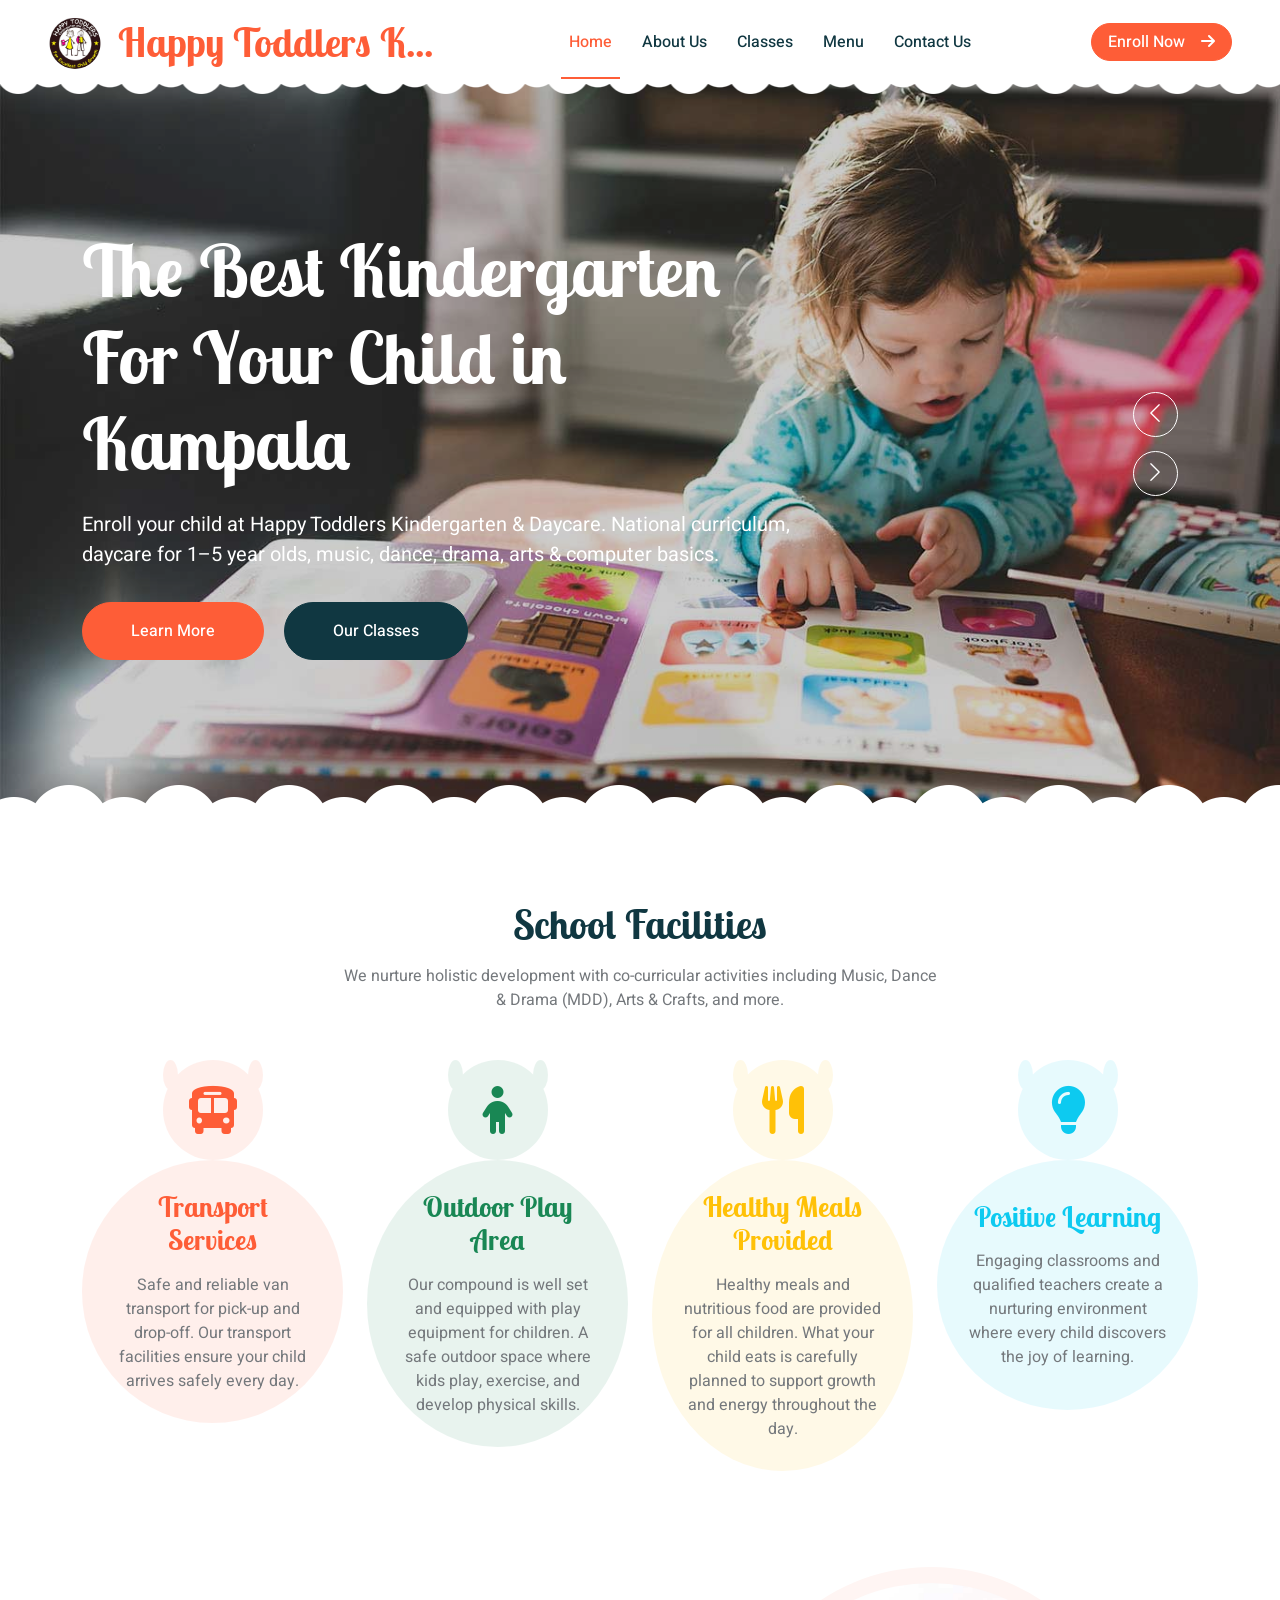
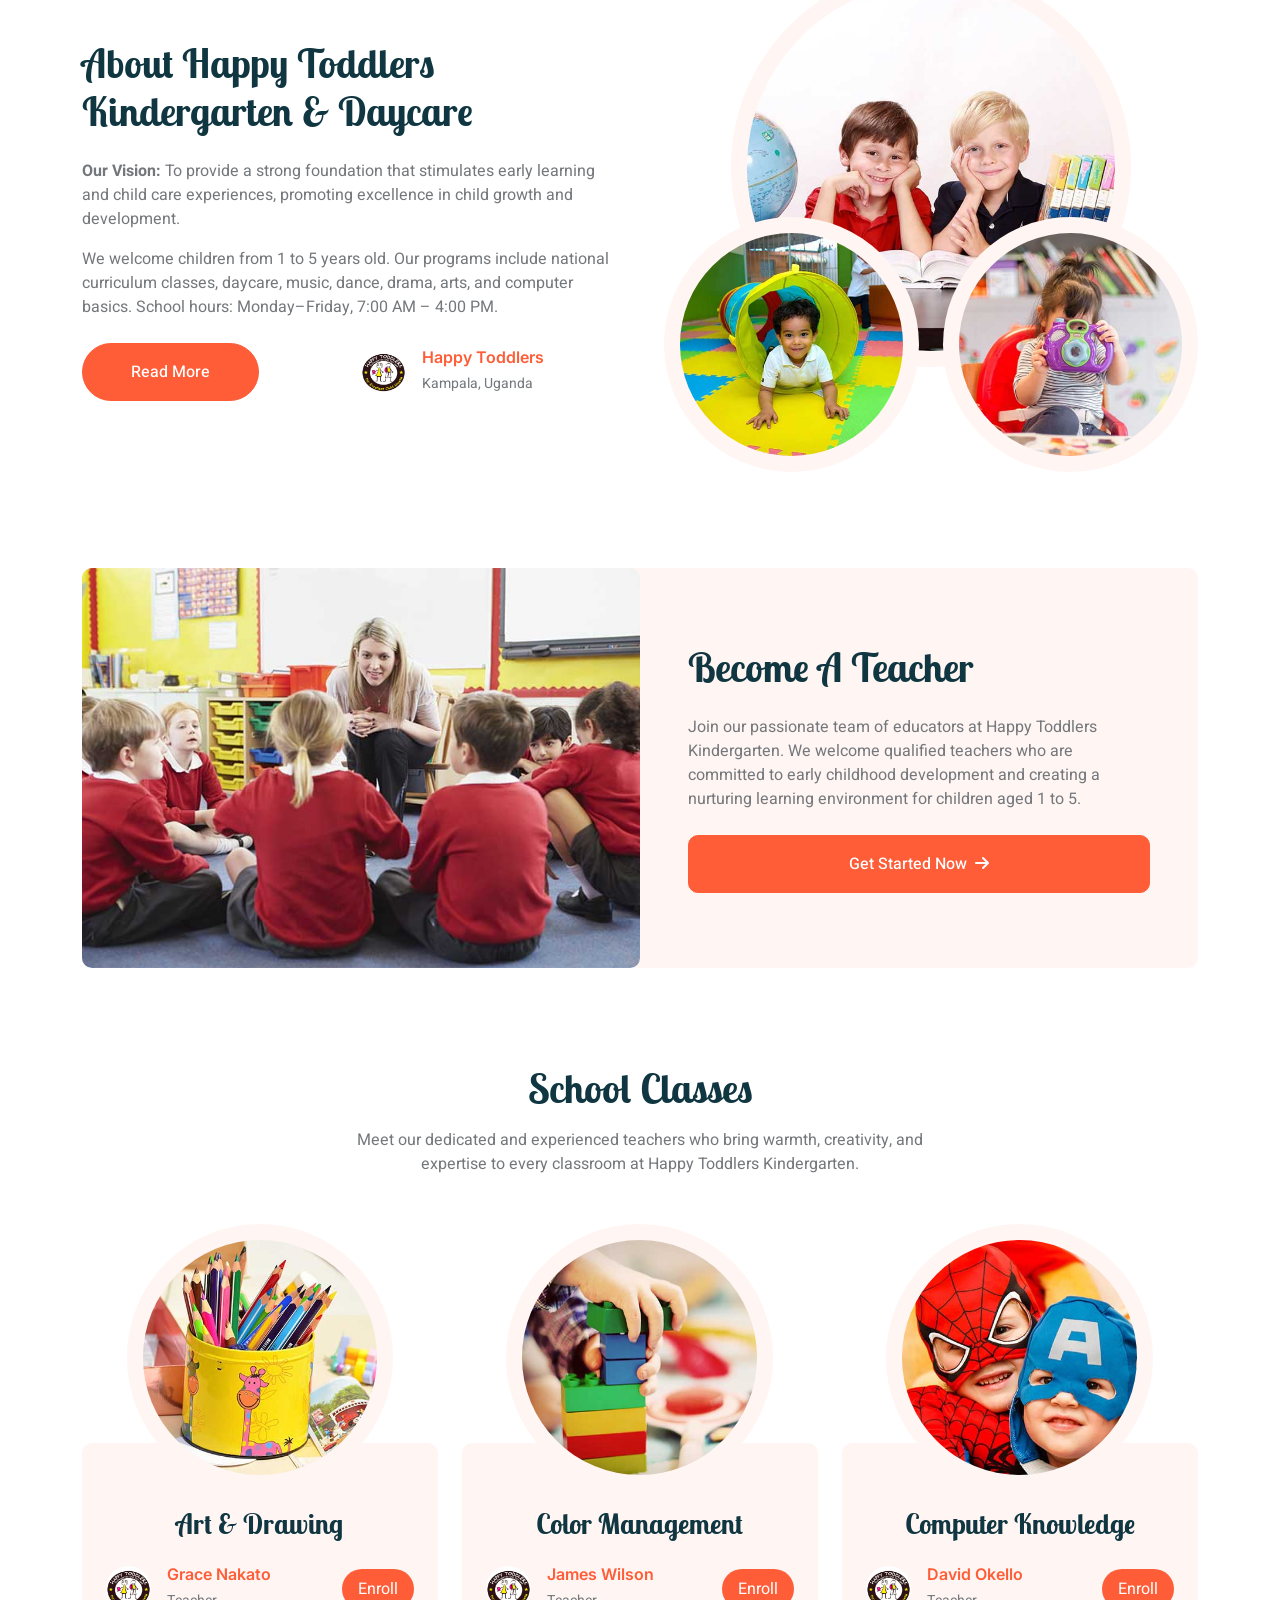
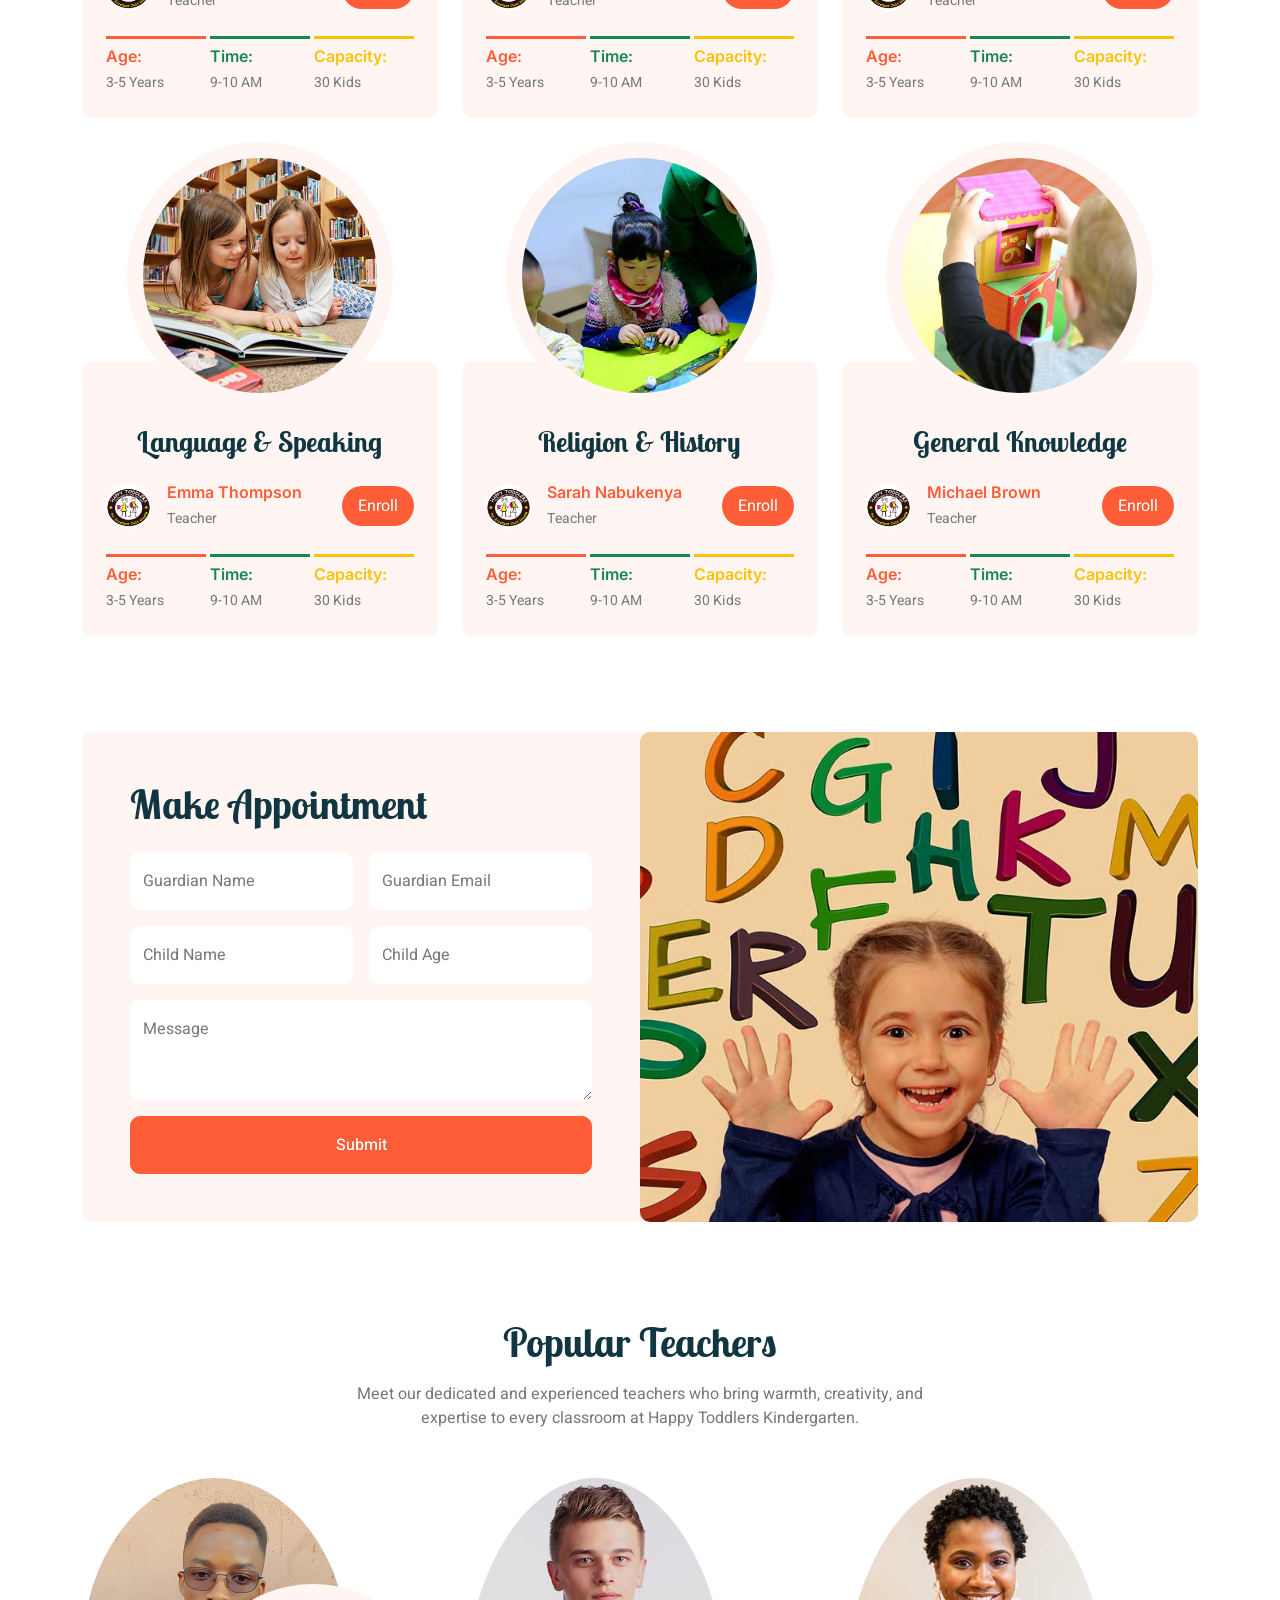
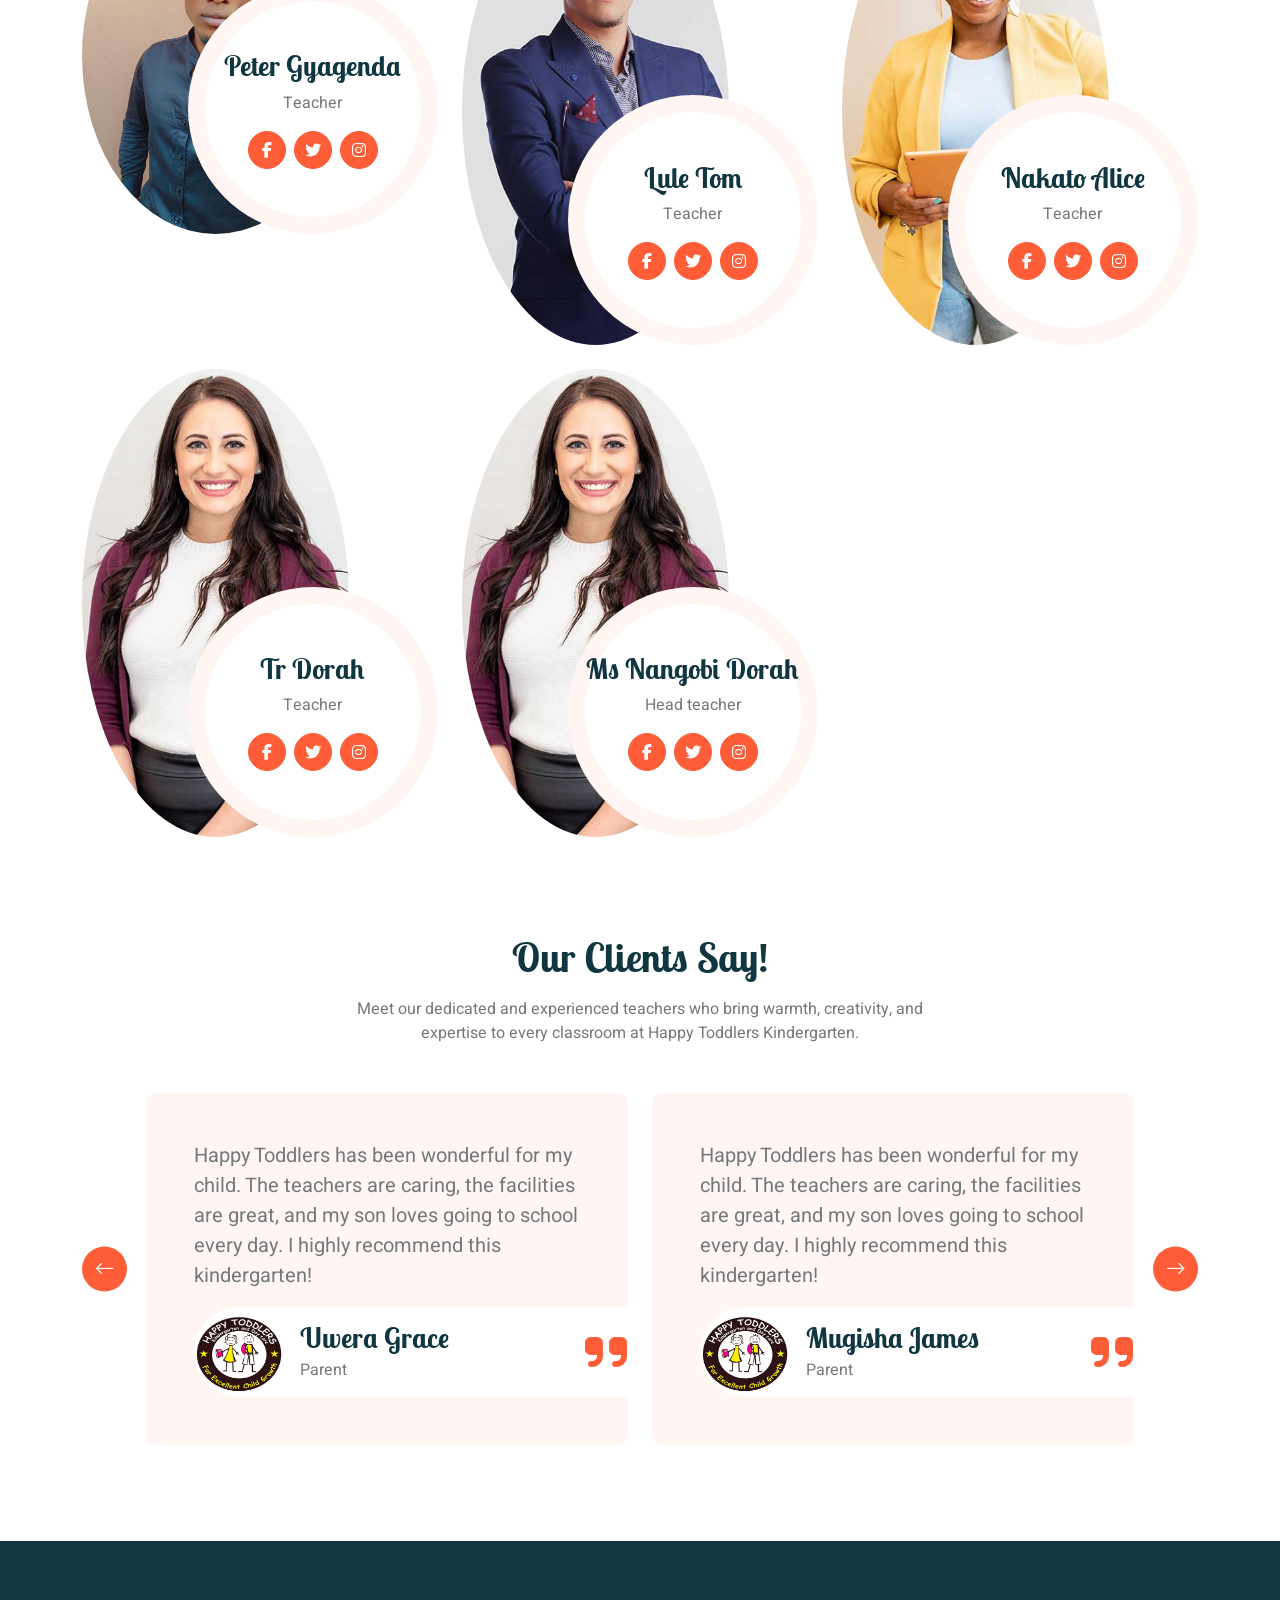
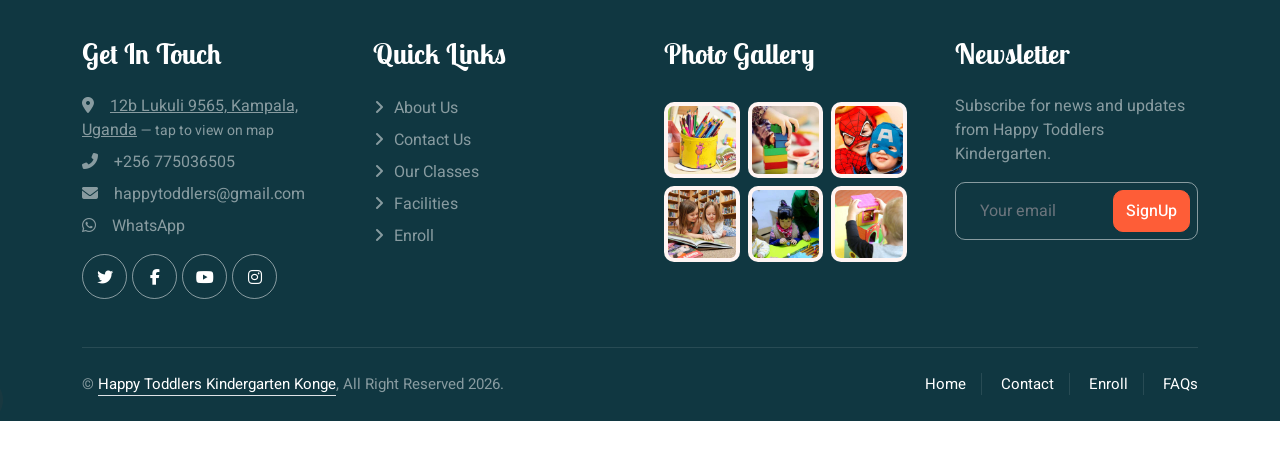
<file: index.html>
<!DOCTYPE html>
<html lang="en">

<head>
    <meta charset="utf-8">
    <title>Happy Toddlers Kindergarten - Where Happy Learning Begins | Kampala, Uganda</title>
    <meta content="width=device-width, initial-scale=1.0" name="viewport">
    <meta content="" name="keywords">
    <meta content="" name="description">

    <!-- Favicon -->
    <link href="img/favicon.ico" rel="icon">

    <!-- Google Web Fonts -->
    <link rel="preconnect" href="https://fonts.googleapis.com">
    <link rel="preconnect" href="https://fonts.gstatic.com" crossorigin>
    <link href="https://fonts.googleapis.com/css2?family=Heebo:wght@400;500;600&family=Inter:wght@600&family=Lobster+Two:wght@700&display=swap" rel="stylesheet">
    
    <!-- Icon Font Stylesheet - Font Awesome 6 & Bootstrap Icons -->
    <link href="https://cdnjs.cloudflare.com/ajax/libs/font-awesome/6.5.1/css/all.min.css" rel="stylesheet">
    <link href="https://cdn.jsdelivr.net/npm/bootstrap-icons@1.11.3/font/bootstrap-icons.min.css" rel="stylesheet">

    <!-- Libraries Stylesheet -->
    <link href="lib/animate/animate.min.css" rel="stylesheet">
    <link href="lib/owlcarousel/assets/owl.carousel.min.css" rel="stylesheet">

    <!-- Customized Bootstrap Stylesheet -->
    <link href="css/bootstrap.min.css" rel="stylesheet">

    <!-- Template Stylesheet -->
    <link href="css/style.css" rel="stylesheet">
    <link href="css/modern-animations.css" rel="stylesheet">
</head>

<body>
    <div class="container-xxl bg-white p-0">
        <!-- Spinner Start -->
        <div id="spinner" class="show bg-white position-fixed translate-middle w-100 vh-100 top-50 start-50 d-flex align-items-center justify-content-center">
            <div class="spinner-border text-primary" style="width: 3rem; height: 3rem;" role="status">
                <span class="sr-only">Loading...</span>
            </div>
        </div>
        <!-- Spinner End -->


        <!-- Navbar Start -->
        <nav class="navbar navbar-expand-lg bg-white navbar-light sticky-top px-4 px-lg-5 py-lg-0">
            <a href="index.html" class="navbar-brand d-flex align-items-center">
                <img src="img/user.jpg" alt="Happy Toddlers Kindergarten" class="navbar-logo rounded-circle me-3 flex-shrink-0">
                <h1 class="m-0 text-primary">Happy Toddlers K...</h1>
            </a>
            <button type="button" class="navbar-toggler" data-bs-toggle="collapse" data-bs-target="#navbarCollapse">
                <span class="navbar-toggler-icon"></span>
            </button>
            <div class="collapse navbar-collapse" id="navbarCollapse">
                <div class="navbar-nav mx-auto">
                    <a href="index.html" class="nav-item nav-link active">Home</a>
                    <a href="about.html" class="nav-item nav-link">About Us</a>
                    <a href="classes.html" class="nav-item nav-link">Classes</a>
                    <div class="nav-item dropdown">
                        <a href="#" class="nav-link dropdown-toggle" data-bs-toggle="dropdown">Menu</a>
                        <div class="dropdown-menu rounded-0 rounded-bottom border-0 shadow-sm m-0">
                            <a href="facility.html" class="dropdown-item">School Facilities</a>
                            <a href="team.html" class="dropdown-item">Popular Teachers</a>
                            <a href="call-to-action.html" class="dropdown-item">Become A Teacher</a>
                            <a href="appointment.html" class="dropdown-item">Make Appointment</a>
                            <a href="testimonial.html" class="dropdown-item">Testimonial</a>
                            <a href="404.html" class="dropdown-item">404 Error</a>
                        </div>
                    </div>
                    <a href="contact.html" class="nav-item nav-link">Contact Us</a>
                </div>
                <a href="appointment.html" class="btn btn-primary rounded-pill px-3 d-none d-lg-block">Enroll Now<i class="fa-solid fa-arrow-right ms-3"></i></a>
            </div>
        </nav>
        <!-- Navbar End -->


        <!-- Carousel Start -->
        <div class="container-fluid p-0 mb-5">
            <div class="owl-carousel header-carousel position-relative">
                <div class="owl-carousel-item position-relative">
                    <img class="img-fluid" src="img/carousel-1.jpg" alt="">
                    <div class="position-absolute top-0 start-0 w-100 h-100 d-flex align-items-center" style="background: rgba(0, 0, 0, .2);">
                        <div class="container">
                            <div class="row justify-content-start">
                                <div class="col-10 col-lg-8">
                                    <h1 class="display-2 text-white animated slideInDown mb-4">The Best Kindergarten For Your Child in Kampala</h1>
                                    <p class="fs-5 fw-medium text-white mb-4 pb-2">Enroll your child at Happy Toddlers Kindergarten & Daycare. National curriculum, daycare for 1–5 year olds, music, dance, drama, arts & computer basics.</p>
                                    <a href="about.html" class="btn btn-primary rounded-pill py-sm-3 px-sm-5 me-3 animated slideInLeft">Learn More</a>
                                    <a href="classes.html" class="btn btn-dark rounded-pill py-sm-3 px-sm-5 animated slideInRight">Our Classes</a>
                                </div>
                            </div>
                        </div>
                    </div>
                </div>
                <div class="owl-carousel-item position-relative">
                    <img class="img-fluid" src="img/carousel-2.jpg" alt="">
                    <div class="position-absolute top-0 start-0 w-100 h-100 d-flex align-items-center" style="background: rgba(0, 0, 0, .2);">
                        <div class="container">
                            <div class="row justify-content-start">
                                <div class="col-10 col-lg-8">
                                    <h1 class="display-2 text-white animated slideInDown mb-4">Where Happy Learning Begins</h1>
                                    <p class="fs-5 fw-medium text-white mb-4 pb-2">Give your child the best start to a lifelong love of learning. School hours: Monday–Friday, 7:00 AM – 4:00 PM.</p>
                                    <a href="about.html" class="btn btn-primary rounded-pill py-sm-3 px-sm-5 me-3 animated slideInLeft">Learn More</a>
                                    <a href="classes.html" class="btn btn-dark rounded-pill py-sm-3 px-sm-5 animated slideInRight">Our Classes</a>
                                </div>
                            </div>
                        </div>
                    </div>
                </div>
            </div>
        </div>
        <!-- Carousel End -->


        <!-- Facilities Start -->
        <div class="container-xxl py-5">
            <div class="container">
                <div class="text-center mx-auto mb-5 wow fadeInUp" data-wow-delay="0.1s" style="max-width: 600px;">
                    <h1 class="mb-3">School Facilities</h1>
                    <p>We nurture holistic development with co-curricular activities including Music, Dance & Drama (MDD), Arts & Crafts, and more.</p>
                </div>
                <div class="row g-4">
                    <div class="col-lg-3 col-sm-6 wow fadeInUp" data-wow-delay="0.1s">
                        <div class="facility-item">
                            <div class="facility-icon bg-primary">
                                <span class="bg-primary"></span>
                                <i class="fa-solid fa-bus fa-3x text-primary"></i>
                                <span class="bg-primary"></span>
                            </div>
                            <div class="facility-text bg-primary">
                                <h3 class="text-primary mb-3">Transport Services</h3>
                                <p class="mb-0">Safe and reliable van transport for pick-up and drop-off. Our transport facilities ensure your child arrives safely every day.</p>
                            </div>
                        </div>
                    </div>
                    <div class="col-lg-3 col-sm-6 wow fadeInUp" data-wow-delay="0.3s">
                        <div class="facility-item">
                            <div class="facility-icon bg-success">
                                <span class="bg-success"></span>
                                <i class="fa-solid fa-child fa-3x text-success"></i>
                                <span class="bg-success"></span>
                            </div>
                            <div class="facility-text bg-success">
                                <h3 class="text-success mb-3">Outdoor Play Area</h3>
                                <p class="mb-0">Our compound is well set and equipped with play equipment for children. A safe outdoor space where kids play, exercise, and develop physical skills.</p>
                            </div>
                        </div>
                    </div>
                    <div class="col-lg-3 col-sm-6 wow fadeInUp" data-wow-delay="0.5s">
                        <div class="facility-item">
                            <div class="facility-icon bg-warning">
                                <span class="bg-warning"></span>
                                <i class="fa-solid fa-utensils fa-3x text-warning"></i>
                                <span class="bg-warning"></span>
                            </div>
                            <div class="facility-text bg-warning">
                                <h3 class="text-warning mb-3">Healthy Meals Provided</h3>
                                <p class="mb-0">Healthy meals and nutritious food are provided for all children. What your child eats is carefully planned to support growth and energy throughout the day.</p>
                            </div>
                        </div>
                    </div>
                    <div class="col-lg-3 col-sm-6 wow fadeInUp" data-wow-delay="0.7s">
                        <div class="facility-item">
                            <div class="facility-icon bg-info">
                                <span class="bg-info"></span>
                                <i class="fa-solid fa-lightbulb fa-3x text-info"></i>
                                <span class="bg-info"></span>
                            </div>
                            <div class="facility-text bg-info">
                                <h3 class="text-info mb-3">Positive Learning</h3>
                                <p class="mb-0">Engaging classrooms and qualified teachers create a nurturing environment where every child discovers the joy of learning.</p>
                            </div>
                        </div>
                    </div>
                </div>
            </div>
        </div>
        <!-- Facilities End -->


        <!-- About Start -->
        <div class="container-xxl py-5">
            <div class="container">
                <div class="row g-5 align-items-center">
                    <div class="col-lg-6 wow fadeInUp" data-wow-delay="0.1s">
                        <h1 class="mb-4">About Happy Toddlers Kindergarten & Daycare</h1>
                        <p><strong>Our Vision:</strong> To provide a strong foundation that stimulates early learning and child care experiences, promoting excellence in child growth and development.</p>
                        <p class="mb-4">We welcome children from 1 to 5 years old. Our programs include national curriculum classes, daycare, music, dance, drama, arts, and computer basics. School hours: Monday–Friday, 7:00 AM – 4:00 PM.</p>
                        <div class="row g-4 align-items-center">
                            <div class="col-sm-6">
                                <a class="btn btn-primary rounded-pill py-3 px-5" href="about.html">Read More</a>
                            </div>
                            <div class="col-sm-6">
                                <div class="d-flex align-items-center">
                                    <img class="rounded-circle flex-shrink-0" src="img/user.jpg" alt="" style="width: 45px; height: 45px;">
                                    <div class="ms-3">
                                        <h6 class="text-primary mb-1">Happy Toddlers</h6>
                                        <small>Kampala, Uganda</small>
                                    </div>
                                </div>
                            </div>
                        </div>
                    </div>
                    <div class="col-lg-6 about-img wow fadeInUp" data-wow-delay="0.5s">
                        <div class="row">
                            <div class="col-12 text-center">
                                <img class="img-fluid w-75 rounded-circle bg-light p-3" src="img/about-1.jpg" alt="">
                            </div>
                            <div class="col-6 text-start" style="margin-top: -150px;">
                                <img class="img-fluid w-100 rounded-circle bg-light p-3" src="img/about-2.jpg" alt="">
                            </div>
                            <div class="col-6 text-end" style="margin-top: -150px;">
                                <img class="img-fluid w-100 rounded-circle bg-light p-3" src="img/about-3.jpg" alt="">
                            </div>
                        </div>
                    </div>
                </div>
            </div>
        </div>
        <!-- About End -->


        <!-- Call To Action Start -->
        <div class="container-xxl py-5">
            <div class="container">
                <div class="bg-light rounded">
                    <div class="row g-0">
                        <div class="col-lg-6 wow fadeIn" data-wow-delay="0.1s" style="min-height: 400px;">
                            <div class="position-relative h-100">
                                <img class="position-absolute w-100 h-100 rounded" src="img/call-to-action.jpg" style="object-fit: cover;">
                            </div>
                        </div>
                        <div class="col-lg-6 wow fadeIn" data-wow-delay="0.5s">
                            <div class="h-100 d-flex flex-column justify-content-center p-5">
                                <h1 class="mb-4">Become A Teacher</h1>
                                <p class="mb-4">Join our passionate team of educators at Happy Toddlers Kindergarten. We welcome qualified teachers who are committed to early childhood development and creating a nurturing learning environment for children aged 1 to 5.
                                </p>
                                <a class="btn btn-primary py-3 px-5" href="">Get Started Now<i class="fa fa-arrow-right ms-2"></i></a>
                            </div>
                        </div>
                    </div>
                </div>
            </div>
        </div>
        <!-- Call To Action End -->


        <!-- Classes Start -->
        <div class="container-xxl py-5">
            <div class="container">
                <div class="text-center mx-auto mb-5 wow fadeInUp" data-wow-delay="0.1s" style="max-width: 600px;">
                    <h1 class="mb-3">School Classes</h1>
                    <p>Meet our dedicated and experienced teachers who bring warmth, creativity, and expertise to every classroom at Happy Toddlers Kindergarten.</p>
                </div>
                <div class="row g-4">
                    <div class="col-lg-4 col-md-6 wow fadeInUp" data-wow-delay="0.1s">
                        <div class="classes-item">
                            <div class="bg-light rounded-circle w-75 mx-auto p-3">
                                <img class="img-fluid rounded-circle" src="img/classes-1.jpg" alt="">
                            </div>
                            <div class="bg-light rounded p-4 pt-5 mt-n5">
                                <a class="d-block text-center h3 mt-3 mb-4" href="">Art & Drawing</a>
                                <div class="d-flex align-items-center justify-content-between mb-4">
                                    <div class="d-flex align-items-center">
                                        <img class="rounded-circle flex-shrink-0" src="img/user.jpg" alt="" style="width: 45px; height: 45px;">
                                        <div class="ms-3">
                                            <h6 class="text-primary mb-1">Grace Nakato</h6>
                                            <small>Teacher</small>
                                        </div>
                                    </div>
                                    <span class="bg-primary text-white rounded-pill py-2 px-3" href="">Enroll</span>
                                </div>
                                <div class="row g-1">
                                    <div class="col-4">
                                        <div class="border-top border-3 border-primary pt-2">
                                            <h6 class="text-primary mb-1">Age:</h6>
                                            <small>3-5 Years</small>
                                        </div>
                                    </div>
                                    <div class="col-4">
                                        <div class="border-top border-3 border-success pt-2">
                                            <h6 class="text-success mb-1">Time:</h6>
                                            <small>9-10 AM</small>
                                        </div>
                                    </div>
                                    <div class="col-4">
                                        <div class="border-top border-3 border-warning pt-2">
                                            <h6 class="text-warning mb-1">Capacity:</h6>
                                            <small>30 Kids</small>
                                        </div>
                                    </div>
                                </div>
                            </div>
                        </div>
                    </div>
                    <div class="col-lg-4 col-md-6 wow fadeInUp" data-wow-delay="0.3s">
                        <div class="classes-item">
                            <div class="bg-light rounded-circle w-75 mx-auto p-3">
                                <img class="img-fluid rounded-circle" src="img/classes-2.jpg" alt="">
                            </div>
                            <div class="bg-light rounded p-4 pt-5 mt-n5">
                                <a class="d-block text-center h3 mt-3 mb-4" href="">Color Management</a>
                                <div class="d-flex align-items-center justify-content-between mb-4">
                                    <div class="d-flex align-items-center">
                                        <img class="rounded-circle flex-shrink-0" src="img/user.jpg" alt="" style="width: 45px; height: 45px;">
                                        <div class="ms-3">
                                            <h6 class="text-primary mb-1">James Wilson</h6>
                                            <small>Teacher</small>
                                        </div>
                                    </div>
                                    <span class="bg-primary text-white rounded-pill py-2 px-3" href="">Enroll</span>
                                </div>
                                <div class="row g-1">
                                    <div class="col-4">
                                        <div class="border-top border-3 border-primary pt-2">
                                            <h6 class="text-primary mb-1">Age:</h6>
                                            <small>3-5 Years</small>
                                        </div>
                                    </div>
                                    <div class="col-4">
                                        <div class="border-top border-3 border-success pt-2">
                                            <h6 class="text-success mb-1">Time:</h6>
                                            <small>9-10 AM</small>
                                        </div>
                                    </div>
                                    <div class="col-4">
                                        <div class="border-top border-3 border-warning pt-2">
                                            <h6 class="text-warning mb-1">Capacity:</h6>
                                            <small>30 Kids</small>
                                        </div>
                                    </div>
                                </div>
                            </div>
                        </div>
                    </div>
                    <div class="col-lg-4 col-md-6 wow fadeInUp" data-wow-delay="0.5s">
                        <div class="classes-item">
                            <div class="bg-light rounded-circle w-75 mx-auto p-3">
                                <img class="img-fluid rounded-circle" src="img/classes-3.jpg" alt="">
                            </div>
                            <div class="bg-light rounded p-4 pt-5 mt-n5">
                                <a class="d-block text-center h3 mt-3 mb-4" href="">Computer Knowledge</a>
                                <div class="d-flex align-items-center justify-content-between mb-4">
                                    <div class="d-flex align-items-center">
                                        <img class="rounded-circle flex-shrink-0" src="img/user.jpg" alt="" style="width: 45px; height: 45px;">
                                        <div class="ms-3">
                                            <h6 class="text-primary mb-1">David Okello</h6>
                                            <small>Teacher</small>
                                        </div>
                                    </div>
                                    <span class="bg-primary text-white rounded-pill py-2 px-3" href="">Enroll</span>
                                </div>
                                <div class="row g-1">
                                    <div class="col-4">
                                        <div class="border-top border-3 border-primary pt-2">
                                            <h6 class="text-primary mb-1">Age:</h6>
                                            <small>3-5 Years</small>
                                        </div>
                                    </div>
                                    <div class="col-4">
                                        <div class="border-top border-3 border-success pt-2">
                                            <h6 class="text-success mb-1">Time:</h6>
                                            <small>9-10 AM</small>
                                        </div>
                                    </div>
                                    <div class="col-4">
                                        <div class="border-top border-3 border-warning pt-2">
                                            <h6 class="text-warning mb-1">Capacity:</h6>
                                            <small>30 Kids</small>
                                        </div>
                                    </div>
                                </div>
                            </div>
                        </div>
                    </div>
                    <div class="col-lg-4 col-md-6 wow fadeInUp" data-wow-delay="0.1s">
                        <div class="classes-item">
                            <div class="bg-light rounded-circle w-75 mx-auto p-3">
                                <img class="img-fluid rounded-circle" src="img/classes-4.jpg" alt="">
                            </div>
                            <div class="bg-light rounded p-4 pt-5 mt-n5">
                                <a class="d-block text-center h3 mt-3 mb-4" href="">Language & Speaking</a>
                                <div class="d-flex align-items-center justify-content-between mb-4">
                                    <div class="d-flex align-items-center">
                                        <img class="rounded-circle flex-shrink-0" src="img/user.jpg" alt="" style="width: 45px; height: 45px;">
                                        <div class="ms-3">
                                            <h6 class="text-primary mb-1">Emma Thompson</h6>
                                            <small>Teacher</small>
                                        </div>
                                    </div>
                                    <span class="bg-primary text-white rounded-pill py-2 px-3" href="">Enroll</span>
                                </div>
                                <div class="row g-1">
                                    <div class="col-4">
                                        <div class="border-top border-3 border-primary pt-2">
                                            <h6 class="text-primary mb-1">Age:</h6>
                                            <small>3-5 Years</small>
                                        </div>
                                    </div>
                                    <div class="col-4">
                                        <div class="border-top border-3 border-success pt-2">
                                            <h6 class="text-success mb-1">Time:</h6>
                                            <small>9-10 AM</small>
                                        </div>
                                    </div>
                                    <div class="col-4">
                                        <div class="border-top border-3 border-warning pt-2">
                                            <h6 class="text-warning mb-1">Capacity:</h6>
                                            <small>30 Kids</small>
                                        </div>
                                    </div>
                                </div>
                            </div>
                        </div>
                    </div>
                    <div class="col-lg-4 col-md-6 wow fadeInUp" data-wow-delay="0.3s">
                        <div class="classes-item">
                            <div class="bg-light rounded-circle w-75 mx-auto p-3">
                                <img class="img-fluid rounded-circle" src="img/classes-5.jpg" alt="">
                            </div>
                            <div class="bg-light rounded p-4 pt-5 mt-n5">
                                <a class="d-block text-center h3 mt-3 mb-4" href="">Religion & History</a>
                                <div class="d-flex align-items-center justify-content-between mb-4">
                                    <div class="d-flex align-items-center">
                                        <img class="rounded-circle flex-shrink-0" src="img/user.jpg" alt="" style="width: 45px; height: 45px;">
                                        <div class="ms-3">
                                            <h6 class="text-primary mb-1">Sarah Nabukenya</h6>
                                            <small>Teacher</small>
                                        </div>
                                    </div>
                                    <span class="bg-primary text-white rounded-pill py-2 px-3" href="">Enroll</span>
                                </div>
                                <div class="row g-1">
                                    <div class="col-4">
                                        <div class="border-top border-3 border-primary pt-2">
                                            <h6 class="text-primary mb-1">Age:</h6>
                                            <small>3-5 Years</small>
                                        </div>
                                    </div>
                                    <div class="col-4">
                                        <div class="border-top border-3 border-success pt-2">
                                            <h6 class="text-success mb-1">Time:</h6>
                                            <small>9-10 AM</small>
                                        </div>
                                    </div>
                                    <div class="col-4">
                                        <div class="border-top border-3 border-warning pt-2">
                                            <h6 class="text-warning mb-1">Capacity:</h6>
                                            <small>30 Kids</small>
                                        </div>
                                    </div>
                                </div>
                            </div>
                        </div>
                    </div>
                    <div class="col-lg-4 col-md-6 wow fadeInUp" data-wow-delay="0.5s">
                        <div class="classes-item">
                            <div class="bg-light rounded-circle w-75 mx-auto p-3">
                                <img class="img-fluid rounded-circle" src="img/classes-6.jpg" alt="">
                            </div>
                            <div class="bg-light rounded p-4 pt-5 mt-n5">
                                <a class="d-block text-center h3 mt-3 mb-4" href="">General Knowledge</a>
                                <div class="d-flex align-items-center justify-content-between mb-4">
                                    <div class="d-flex align-items-center">
                                        <img class="rounded-circle flex-shrink-0" src="img/user.jpg" alt="" style="width: 45px; height: 45px;">
                                        <div class="ms-3">
                                            <h6 class="text-primary mb-1">Michael Brown</h6>
                                            <small>Teacher</small>
                                        </div>
                                    </div>
                                    <span class="bg-primary text-white rounded-pill py-2 px-3" href="">Enroll</span>
                                </div>
                                <div class="row g-1">
                                    <div class="col-4">
                                        <div class="border-top border-3 border-primary pt-2">
                                            <h6 class="text-primary mb-1">Age:</h6>
                                            <small>3-5 Years</small>
                                        </div>
                                    </div>
                                    <div class="col-4">
                                        <div class="border-top border-3 border-success pt-2">
                                            <h6 class="text-success mb-1">Time:</h6>
                                            <small>9-10 AM</small>
                                        </div>
                                    </div>
                                    <div class="col-4">
                                        <div class="border-top border-3 border-warning pt-2">
                                            <h6 class="text-warning mb-1">Capacity:</h6>
                                            <small>30 Kids</small>
                                        </div>
                                    </div>
                                </div>
                            </div>
                        </div>
                    </div>
                </div>
            </div>
        </div>
        <!-- Classes End -->


        <!-- Appointment Start -->
        <div class="container-xxl py-5">
            <div class="container">
                <div class="bg-light rounded">
                    <div class="row g-0">
                        <div class="col-lg-6 wow fadeIn" data-wow-delay="0.1s">
                            <div class="h-100 d-flex flex-column justify-content-center p-5">
                                <h1 class="mb-4">Make Appointment</h1>
                                <form action="https://formspree.io/f/YOUR_APPOINTMENT_FORM_ID" method="POST">
                                    <input type="hidden" name="_subject" value="New enrollment appointment - Happy Toddlers">
                                    <div class="row g-3">
                                        <div class="col-sm-6">
                                            <div class="form-floating">
                                                <input type="text" class="form-control border-0" id="gname" name="guardian_name" placeholder="Guardian Name" required>
                                                <label for="gname">Guardian Name</label>
                                            </div>
                                        </div>
                                        <div class="col-sm-6">
                                            <div class="form-floating">
                                                <input type="email" class="form-control border-0" id="gmail" name="guardian_email" placeholder="Guardian Email" required>
                                                <label for="gmail">Guardian Email</label>
                                            </div>
                                        </div>
                                        <div class="col-sm-6">
                                            <div class="form-floating">
                                                <input type="text" class="form-control border-0" id="cname" name="child_name" placeholder="Child Name" required>
                                                <label for="cname">Child Name</label>
                                            </div>
                                        </div>
                                        <div class="col-sm-6">
                                            <div class="form-floating">
                                                <input type="text" class="form-control border-0" id="cage" name="child_age" placeholder="Child Age" required>
                                                <label for="cage">Child Age</label>
                                            </div>
                                        </div>
                                        <div class="col-12">
                                            <div class="form-floating">
                                                <textarea class="form-control border-0" placeholder="Leave a message here" id="message" name="message" style="height: 100px"></textarea>
                                                <label for="message">Message</label>
                                            </div>
                                        </div>
                                        <div class="col-12">
                                            <button class="btn btn-primary w-100 py-3" type="submit">Submit</button>
                                        </div>
                                    </div>
                                </form>
                            </div>
                        </div>
                        <div class="col-lg-6 wow fadeIn" data-wow-delay="0.5s" style="min-height: 400px;">
                            <div class="position-relative h-100">
                                <img class="position-absolute w-100 h-100 rounded" src="img/appointment.jpg" style="object-fit: cover;">
                            </div>
                        </div>
                    </div>
                </div>
            </div>
        </div>
        <!-- Appointment End -->


        <!-- Team Start -->
        <div class="container-xxl py-5">
            <div class="container">
                <div class="text-center mx-auto mb-5 wow fadeInUp" data-wow-delay="0.1s" style="max-width: 600px;">
                    <h1 class="mb-3">Popular Teachers</h1>
                    <p>Meet our dedicated and experienced teachers who bring warmth, creativity, and expertise to every classroom at Happy Toddlers Kindergarten.</p>
                </div>
                <div class="row g-4">
                    <div class="col-lg-4 col-md-6 wow fadeInUp" data-wow-delay="0.1s">
                        <div class="team-item position-relative">
                            <img class="img-fluid rounded-circle w-75" src="img/peter.jpg" alt="Peter Gyagenda">
                            <div class="team-text">
                                <h3>Peter Gyagenda</h3>
                                <p>Teacher</p>
                                <div class="d-flex align-items-center">
                                    <a class="btn btn-square btn-primary mx-1" href="#"><i class="fab fa-facebook-f"></i></a>
                                    <a class="btn btn-square btn-primary mx-1" href="#"><i class="fab fa-twitter"></i></a>
                                    <a class="btn btn-square btn-primary mx-1" href="#"><i class="fab fa-instagram"></i></a>
                                </div>
                            </div>
                        </div>
                    </div>
                    <div class="col-lg-4 col-md-6 wow fadeInUp" data-wow-delay="0.3s">
                        <div class="team-item position-relative">
                            <img class="img-fluid rounded-circle w-75" src="img/team-2.jpg" alt="">
                            <div class="team-text">
                                <h3>Lule Tom</h3>
                                <p>Teacher</p>
                                <div class="d-flex align-items-center">
                                    <a class="btn btn-square btn-primary mx-1" href="#"><i class="fab fa-facebook-f"></i></a>
                                    <a class="btn btn-square btn-primary mx-1" href="#"><i class="fab fa-twitter"></i></a>
                                    <a class="btn btn-square btn-primary mx-1" href="#"><i class="fab fa-instagram"></i></a>
                                </div>
                            </div>
                        </div>
                    </div>
                    <div class="col-lg-4 col-md-6 wow fadeInUp" data-wow-delay="0.5s">
                        <div class="team-item position-relative">
                            <img class="img-fluid rounded-circle w-75" src="img/team-3.jpg" alt="">
                            <div class="team-text">
                                <h3>Nakato Alice</h3>
                                <p>Teacher</p>
                                <div class="d-flex align-items-center">
                                    <a class="btn btn-square btn-primary mx-1" href="#"><i class="fab fa-facebook-f"></i></a>
                                    <a class="btn btn-square btn-primary mx-1" href="#"><i class="fab fa-twitter"></i></a>
                                    <a class="btn btn-square btn-primary mx-1" href="#"><i class="fab fa-instagram"></i></a>
                                </div>
                            </div>
                        </div>
                    </div>
                    <div class="col-lg-4 col-md-6 wow fadeInUp" data-wow-delay="0.1s">
                        <div class="team-item position-relative">
                            <img class="img-fluid rounded-circle w-75" src="img/team-1.jpg" alt="">
                            <div class="team-text">
                                <h3>Tr Dorah</h3>
                                <p>Teacher</p>
                                <div class="d-flex align-items-center">
                                    <a class="btn btn-square btn-primary mx-1" href="#"><i class="fab fa-facebook-f"></i></a>
                                    <a class="btn btn-square btn-primary mx-1" href="#"><i class="fab fa-twitter"></i></a>
                                    <a class="btn btn-square btn-primary mx-1" href="#"><i class="fab fa-instagram"></i></a>
                                </div>
                            </div>
                        </div>
                    </div>
                    <div class="col-lg-4 col-md-6 wow fadeInUp" data-wow-delay="0.7s">
                        <div class="team-item position-relative">
                            <img class="img-fluid rounded-circle w-75" src="img/team-1.jpg" alt="">
                            <div class="team-text">
                                <h3>Ms Nangobi Dorah</h3>
                                <p>Head teacher</p>
                                <div class="d-flex align-items-center">
                                    <a class="btn btn-square btn-primary mx-1" href="#"><i class="fab fa-facebook-f"></i></a>
                                    <a class="btn btn-square btn-primary mx-1" href="#"><i class="fab fa-twitter"></i></a>
                                    <a class="btn btn-square btn-primary mx-1" href="#"><i class="fab fa-instagram"></i></a>
                                </div>
                            </div>
                        </div>
                    </div>
                </div>
            </div>
        </div>
        <!-- Team End -->


        <!-- Testimonial Start -->
        <div class="container-xxl py-5">
            <div class="container">
                <div class="text-center mx-auto mb-5 wow fadeInUp" data-wow-delay="0.1s" style="max-width: 600px;">
                    <h1 class="mb-3">Our Clients Say!</h1>
                    <p>Meet our dedicated and experienced teachers who bring warmth, creativity, and expertise to every classroom at Happy Toddlers Kindergarten.</p>
                </div>
                <div class="owl-carousel testimonial-carousel wow fadeInUp" data-wow-delay="0.1s">
                    <div class="testimonial-item bg-light rounded p-5">
                        <p class="fs-5">Happy Toddlers has been wonderful for my child. The teachers are caring, the facilities are great, and my son loves going to school every day. I highly recommend this kindergarten!</p>
                        <div class="d-flex align-items-center bg-white me-n5" style="border-radius: 50px 0 0 50px;">
                            <img class="img-fluid flex-shrink-0 rounded-circle" src="img/testimonial-client.jpg" style="width: 90px; height: 90px;">
                            <div class="ps-3">
                                <h3 class="mb-1">Uwera Grace</h3>
                                <span>Parent</span>
                            </div>
                            <i class="fa fa-quote-right fa-3x text-primary ms-auto d-none d-sm-flex"></i>
                        </div>
                    </div>
                    <div class="testimonial-item bg-light rounded p-5">
                        <p class="fs-5">Happy Toddlers has been wonderful for my child. The teachers are caring, the facilities are great, and my son loves going to school every day. I highly recommend this kindergarten!</p>
                        <div class="d-flex align-items-center bg-white me-n5" style="border-radius: 50px 0 0 50px;">
                            <img class="img-fluid flex-shrink-0 rounded-circle" src="img/testimonial-client.jpg" style="width: 90px; height: 90px;">
                            <div class="ps-3">
                                <h3 class="mb-1">Mugisha James</h3>
                                <span>Parent</span>
                            </div>
                            <i class="fa fa-quote-right fa-3x text-primary ms-auto d-none d-sm-flex"></i>
                        </div>
                    </div>
                    <div class="testimonial-item bg-light rounded p-5">
                        <p class="fs-5">Happy Toddlers has been wonderful for my child. The teachers are caring, the facilities are great, and my son loves going to school every day. I highly recommend this kindergarten!</p>
                        <div class="d-flex align-items-center bg-white me-n5" style="border-radius: 50px 0 0 50px;">
                            <img class="img-fluid flex-shrink-0 rounded-circle" src="img/testimonial-client.jpg" style="width: 90px; height: 90px;">
                            <div class="ps-3">
                                <h3 class="mb-1">Mutesi Sarah</h3>
                                <span>Parent</span>
                            </div>
                            <i class="fa fa-quote-right fa-3x text-primary ms-auto d-none d-sm-flex"></i>
                        </div>
                    </div>
                </div>
            </div>
        </div>
        <!-- Testimonial End -->


        <!-- Footer Start -->
        <div class="container-fluid bg-dark text-white-50 footer pt-5 mt-5 wow fadeIn" data-wow-delay="0.1s">
            <div class="container py-5">
                <div class="row g-5">
                    <div class="col-lg-3 col-md-6">
                        <h3 class="text-white mb-4">Get In Touch</h3>
                        <p class="mb-2"><i class="fa fa-map-marker-alt me-3"></i><a href="https://www.google.com/maps?q=0.267115,32.610747" target="_blank" rel="noopener noreferrer" class="text-white-50 text-decoration-underline">12b Lukuli 9565, Kampala, Uganda</a> <small class="text-white-50">— tap to view on map</small></p>
                        <p class="mb-2"><i class="fa fa-phone-alt me-3"></i>+256 775036505</p>
                        <p class="mb-2"><i class="fa fa-envelope me-3"></i>happytoddlers@gmail.com</p>
                        <p class="mb-2"><i class="fab fa-whatsapp me-3"></i><a href="https://wa.me/256775036505" class="text-white-50" target="_blank">WhatsApp</a></p>
                        <div class="d-flex pt-2">
                            <a class="btn btn-outline-light btn-social" href="#"><i class="fab fa-twitter"></i></a>
                            <a class="btn btn-outline-light btn-social" href="#"><i class="fab fa-facebook-f"></i></a>
                            <a class="btn btn-outline-light btn-social" href="#"><i class="fab fa-youtube"></i></a>
                            <a class="btn btn-outline-light btn-social" href="#"><i class="fab fa-instagram"></i></a>
                        </div>
                    </div>
                    <div class="col-lg-3 col-md-6">
                        <h3 class="text-white mb-4">Quick Links</h3>
                        <a class="btn btn-link text-white-50" href="about.html">About Us</a>
                        <a class="btn btn-link text-white-50" href="contact.html">Contact Us</a>
                        <a class="btn btn-link text-white-50" href="classes.html">Our Classes</a>
                        <a class="btn btn-link text-white-50" href="facility.html">Facilities</a>
                        <a class="btn btn-link text-white-50" href="appointment.html">Enroll</a>
                    </div>
                    <div class="col-lg-3 col-md-6">
                        <h3 class="text-white mb-4">Photo Gallery</h3>
                        <div class="row g-2 pt-2">
                            <div class="col-4">
                                <img class="img-fluid rounded bg-light p-1" src="img/classes-1.jpg" alt="">
                            </div>
                            <div class="col-4">
                                <img class="img-fluid rounded bg-light p-1" src="img/classes-2.jpg" alt="">
                            </div>
                            <div class="col-4">
                                <img class="img-fluid rounded bg-light p-1" src="img/classes-3.jpg" alt="">
                            </div>
                            <div class="col-4">
                                <img class="img-fluid rounded bg-light p-1" src="img/classes-4.jpg" alt="">
                            </div>
                            <div class="col-4">
                                <img class="img-fluid rounded bg-light p-1" src="img/classes-5.jpg" alt="">
                            </div>
                            <div class="col-4">
                                <img class="img-fluid rounded bg-light p-1" src="img/classes-6.jpg" alt="">
                            </div>
                        </div>
                    </div>
                    <div class="col-lg-3 col-md-6">
                        <h3 class="text-white mb-4">Newsletter</h3>
                        <p>Subscribe for news and updates from Happy Toddlers Kindergarten.</p>
                        <div class="position-relative mx-auto" style="max-width: 400px;">
                            <input class="form-control bg-transparent w-100 py-3 ps-4 pe-5" type="text" placeholder="Your email">
                            <button type="button" class="btn btn-primary py-2 position-absolute top-0 end-0 mt-2 me-2">SignUp</button>
                        </div>
                    </div>
                </div>
            </div>
            <div class="container">
                <div class="copyright">
                    <div class="row">
                        <div class="col-md-6 text-center text-md-start mb-3 mb-md-0">
                            &copy; <a class="border-bottom" href="index.html">Happy Toddlers Kindergarten Konge</a>, All Right Reserved 2026.
                        </div>
                        <div class="col-md-6 text-center text-md-end">
                            <div class="footer-menu">
                                <a href="index.html">Home</a>
                                <a href="contact.html">Contact</a>
                                <a href="appointment.html">Enroll</a>
                                <a href="about.html">FAQs</a>
                            </div>
                        </div>
                    </div>
                </div>
            </div>
        </div>
        <!-- Footer End -->


        <!-- Back to Top -->
        <a href="#" class="btn btn-lg btn-primary btn-lg-square back-to-top"><i class="bi bi-arrow-up"></i></a>
    </div>

    <!-- JavaScript Libraries -->
    <script src="https://code.jquery.com/jquery-3.4.1.min.js"></script>
    <script src="https://cdn.jsdelivr.net/npm/bootstrap@5.0.0/dist/js/bootstrap.bundle.min.js"></script>
    <script src="lib/wow/wow.min.js"></script>
    <script src="lib/easing/easing.min.js"></script>
    <script src="lib/waypoints/waypoints.min.js"></script>
    <script src="lib/owlcarousel/owl.carousel.min.js"></script>

    <!-- Template Javascript -->
    <script src="js/main.js"></script>
</body>

</html>
</file>
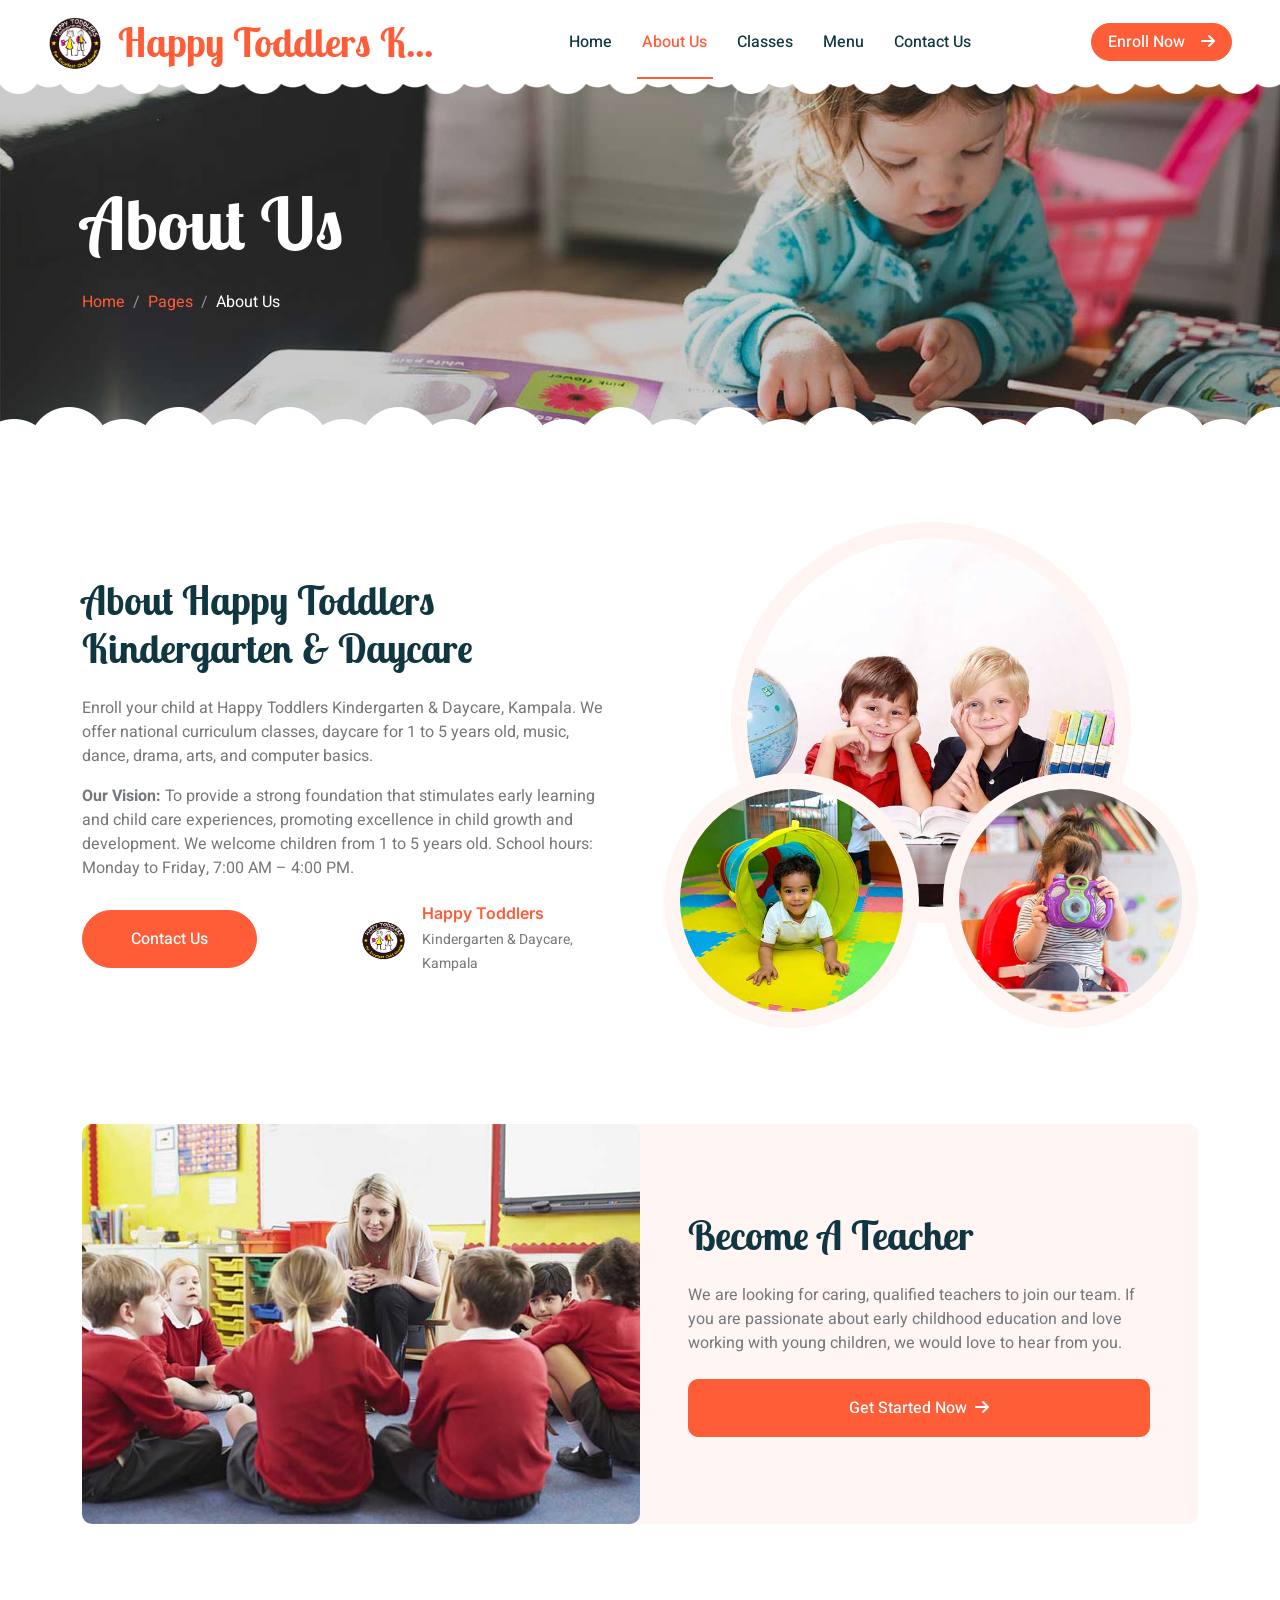
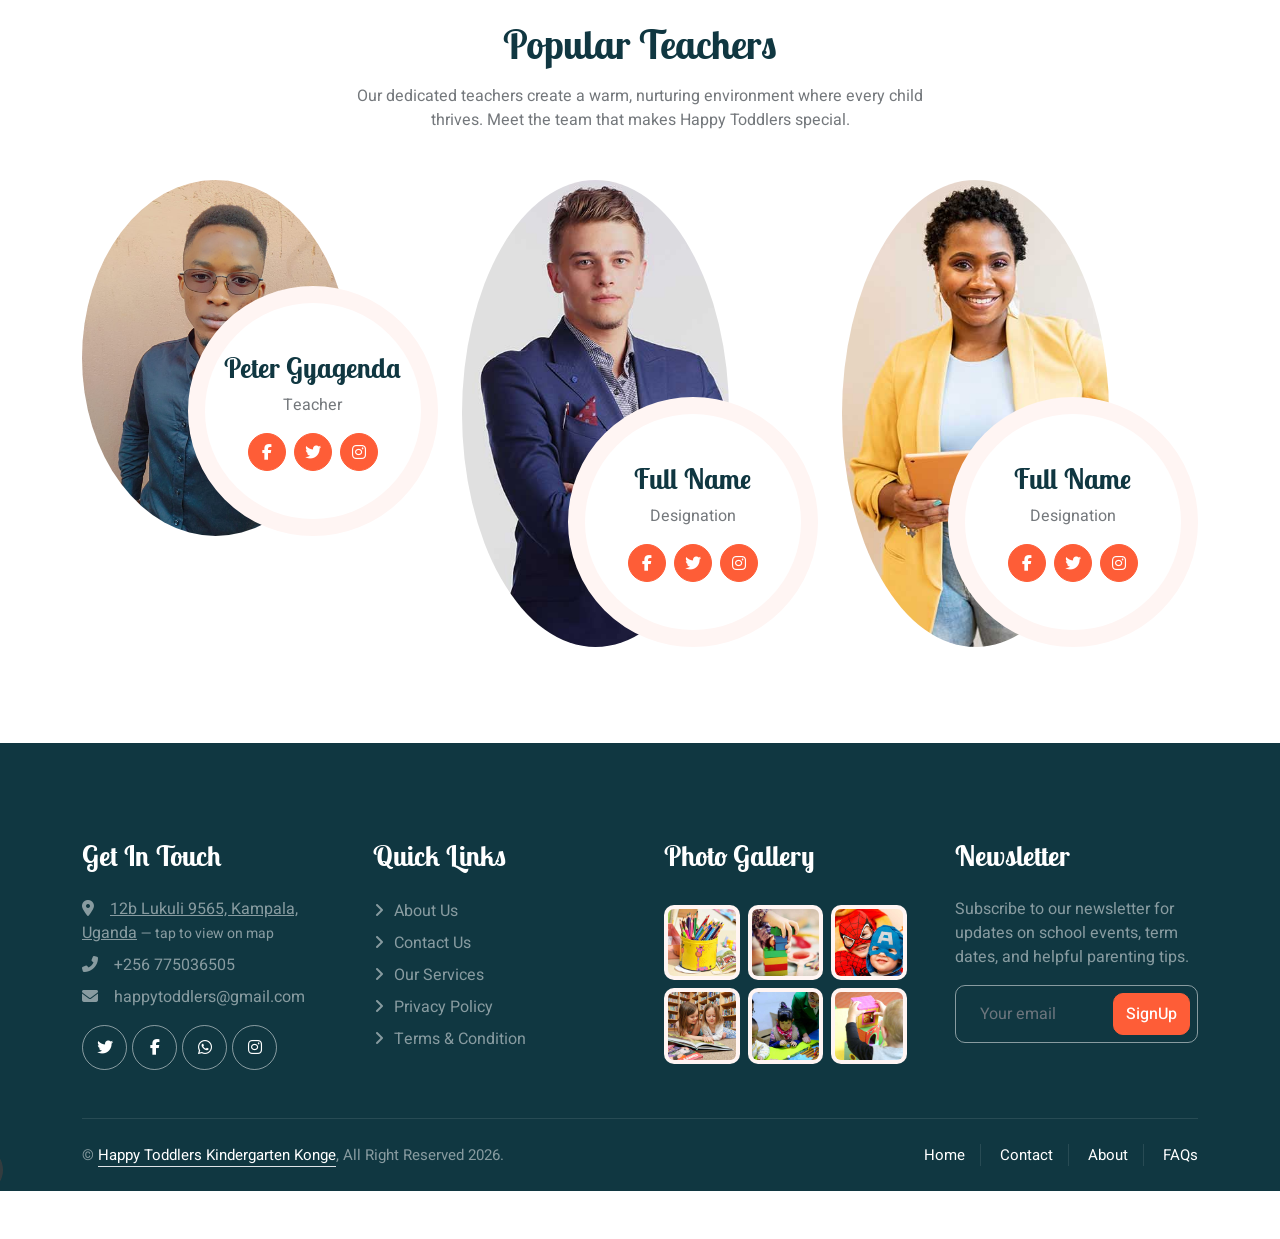
<file: about.html>
<!DOCTYPE html>
<html lang="en">

<head>
    <meta charset="utf-8">
    <title>About Us - Happy Toddlers Kindergarten | Kampala, Uganda</title>
    <meta content="width=device-width, initial-scale=1.0" name="viewport">
    <meta content="" name="keywords">
    <meta content="" name="description">

    <!-- Favicon -->
    <link href="img/favicon.ico" rel="icon">

    <!-- Google Web Fonts -->
    <link rel="preconnect" href="https://fonts.googleapis.com">
    <link rel="preconnect" href="https://fonts.gstatic.com" crossorigin>
    <link href="https://fonts.googleapis.com/css2?family=Heebo:wght@400;500;600&family=Inter:wght@600&family=Lobster+Two:wght@700&display=swap" rel="stylesheet">
    
    <!-- Icon Font Stylesheet - Font Awesome 6 & Bootstrap Icons -->
    <link href="https://cdnjs.cloudflare.com/ajax/libs/font-awesome/6.5.1/css/all.min.css" rel="stylesheet">
    <link href="https://cdn.jsdelivr.net/npm/bootstrap-icons@1.11.3/font/bootstrap-icons.min.css" rel="stylesheet">

    <!-- Libraries Stylesheet -->
    <link href="lib/animate/animate.min.css" rel="stylesheet">
    <link href="lib/owlcarousel/assets/owl.carousel.min.css" rel="stylesheet">

    <!-- Customized Bootstrap Stylesheet -->
    <link href="css/bootstrap.min.css" rel="stylesheet">

    <!-- Template Stylesheet -->
    <link href="css/style.css" rel="stylesheet">
    <link href="css/modern-animations.css" rel="stylesheet">
</head>

<body>
    <div class="container-xxl bg-white p-0">
        <!-- Spinner Start -->
        <div id="spinner" class="show bg-white position-fixed translate-middle w-100 vh-100 top-50 start-50 d-flex align-items-center justify-content-center">
            <div class="spinner-border text-primary" style="width: 3rem; height: 3rem;" role="status">
                <span class="sr-only">Loading...</span>
            </div>
        </div>
        <!-- Spinner End -->


        <!-- Navbar Start -->
        <nav class="navbar navbar-expand-lg bg-white navbar-light sticky-top px-4 px-lg-5 py-lg-0">
            <a href="index.html" class="navbar-brand d-flex align-items-center">
                <img src="img/user.jpg" alt="Happy Toddlers Kindergarten" class="navbar-logo rounded-circle me-3 flex-shrink-0">
                <h1 class="m-0 text-primary">Happy Toddlers K...</h1>
            </a>
            <button type="button" class="navbar-toggler" data-bs-toggle="collapse" data-bs-target="#navbarCollapse">
                <span class="navbar-toggler-icon"></span>
            </button>
            <div class="collapse navbar-collapse" id="navbarCollapse">
                <div class="navbar-nav mx-auto">
                    <a href="index.html" class="nav-item nav-link">Home</a>
                    <a href="about.html" class="nav-item nav-link active">About Us</a>
                    <a href="classes.html" class="nav-item nav-link">Classes</a>
                    <div class="nav-item dropdown">
                        <a href="#" class="nav-link dropdown-toggle" data-bs-toggle="dropdown">Menu</a>
                        <div class="dropdown-menu rounded-0 rounded-bottom border-0 shadow-sm m-0">
                            <a href="facility.html" class="dropdown-item">School Facilities</a>
                            <a href="team.html" class="dropdown-item">Popular Teachers</a>
                            <a href="call-to-action.html" class="dropdown-item">Become A Teacher</a>
                            <a href="appointment.html" class="dropdown-item">Make Appointment</a>
                            <a href="testimonial.html" class="dropdown-item">Testimonial</a>
                            <a href="404.html" class="dropdown-item">404 Error</a>
                        </div>
                    </div>
                    <a href="contact.html" class="nav-item nav-link">Contact Us</a>
                </div>
                <a href="appointment.html" class="btn btn-primary rounded-pill px-3 d-none d-lg-block">Enroll Now<i class="fa fa-arrow-right ms-3"></i></a>
            </div>
        </nav>
        <!-- Navbar End -->


        <!-- Page Header End -->
        <div class="container-xxl py-5 page-header position-relative mb-5">
            <div class="container py-5">
                <h1 class="display-2 text-white animated slideInDown mb-4">About Us</h1>
                <nav aria-label="breadcrumb animated slideInDown">
                    <ol class="breadcrumb">
                        <li class="breadcrumb-item"><a href="#">Home</a></li>
                        <li class="breadcrumb-item"><a href="#">Pages</a></li>
                        <li class="breadcrumb-item text-white active" aria-current="page">About Us</li>
                    </ol>
                </nav>
            </div>
        </div>
        <!-- Page Header End -->


        <!-- About Start -->
        <div class="container-xxl py-5">
            <div class="container">
                <div class="row g-5 align-items-center">
                    <div class="col-lg-6 wow fadeInUp" data-wow-delay="0.1s">
                        <h1 class="mb-4">About Happy Toddlers Kindergarten & Daycare</h1>
                        <p>Enroll your child at Happy Toddlers Kindergarten & Daycare, Kampala. We offer national curriculum classes, daycare for 1 to 5 years old, music, dance, drama, arts, and computer basics.</p>
                        <p class="mb-4"><strong>Our Vision:</strong> To provide a strong foundation that stimulates early learning and child care experiences, promoting excellence in child growth and development. We welcome children from 1 to 5 years old. School hours: Monday to Friday, 7:00 AM – 4:00 PM.</p>
                        <div class="row g-4 align-items-center">
                            <div class="col-sm-6">
                                <a class="btn btn-primary rounded-pill py-3 px-5" href="contact.html">Contact Us</a>
                            </div>
                            <div class="col-sm-6">
                                <div class="d-flex align-items-center">
                                    <img class="rounded-circle flex-shrink-0" src="img/user.jpg" alt="" style="width: 45px; height: 45px;">
                                    <div class="ms-3">
                                        <h6 class="text-primary mb-1">Happy Toddlers</h6>
                                        <small>Kindergarten & Daycare, Kampala</small>
                                    </div>
                                </div>
                            </div>
                        </div>
                    </div>
                    <div class="col-lg-6 about-img wow fadeInUp" data-wow-delay="0.5s">
                        <div class="row">
                            <div class="col-12 text-center">
                                <img class="img-fluid w-75 rounded-circle bg-light p-3" src="img/about-1.jpg" alt="">
                            </div>
                            <div class="col-6 text-start" style="margin-top: -150px;">
                                <img class="img-fluid w-100 rounded-circle bg-light p-3" src="img/about-2.jpg" alt="">
                            </div>
                            <div class="col-6 text-end" style="margin-top: -150px;">
                                <img class="img-fluid w-100 rounded-circle bg-light p-3" src="img/about-3.jpg" alt="">
                            </div>
                        </div>
                    </div>
                </div>
            </div>
        </div>
        <!-- About End -->


        <!-- Call To Action Start -->
        <div class="container-xxl py-5">
            <div class="container">
                <div class="bg-light rounded">
                    <div class="row g-0">
                        <div class="col-lg-6 wow fadeIn" data-wow-delay="0.1s" style="min-height: 400px;">
                            <div class="position-relative h-100">
                                <img class="position-absolute w-100 h-100 rounded" src="img/call-to-action.jpg" style="object-fit: cover;">
                            </div>
                        </div>
                        <div class="col-lg-6 wow fadeIn" data-wow-delay="0.5s">
                            <div class="h-100 d-flex flex-column justify-content-center p-5">
                                <h1 class="mb-4">Become A Teacher</h1>
                                <p class="mb-4">We are looking for caring, qualified teachers to join our team. If you are passionate about early childhood education and love working with young children, we would love to hear from you.</p>
                                <a class="btn btn-primary py-3 px-5" href="">Get Started Now<i class="fa fa-arrow-right ms-2"></i></a>
                            </div>
                        </div>
                    </div>
                </div>
            </div>
        </div>
        <!-- Call To Action End -->


        <!-- Team Start -->
        <div class="container-xxl py-5">
            <div class="container">
                <div class="text-center mx-auto mb-5 wow fadeInUp" data-wow-delay="0.1s" style="max-width: 600px;">
                    <h1 class="mb-3">Popular Teachers</h1>
                    <p>Our dedicated teachers create a warm, nurturing environment where every child thrives. Meet the team that makes Happy Toddlers special.</p>
                </div>
                <div class="row g-4">
                    <div class="col-lg-4 col-md-6 wow fadeInUp" data-wow-delay="0.1s">
                        <div class="team-item position-relative">
                            <img class="img-fluid rounded-circle w-75" src="img/peter.jpg" alt="Peter Gyagenda">
                            <div class="team-text">
                                <h3>Peter Gyagenda</h3>
                                <p>Teacher</p>
                                <div class="d-flex align-items-center">
                                    <a class="btn btn-square btn-primary mx-1" href="#"><i class="fab fa-facebook-f"></i></a>
                                    <a class="btn btn-square btn-primary  mx-1" href="#"><i class="fab fa-twitter"></i></a>
                                    <a class="btn btn-square btn-primary  mx-1" href="#"><i class="fab fa-instagram"></i></a>
                                </div>
                            </div>
                        </div>
                    </div>
                    <div class="col-lg-4 col-md-6 wow fadeInUp" data-wow-delay="0.3s">
                        <div class="team-item position-relative">
                            <img class="img-fluid rounded-circle w-75" src="img/team-2.jpg" alt="">
                            <div class="team-text">
                                <h3>Full Name</h3>
                                <p>Designation</p>
                                <div class="d-flex align-items-center">
                                    <a class="btn btn-square btn-primary mx-1" href="#"><i class="fab fa-facebook-f"></i></a>
                                    <a class="btn btn-square btn-primary  mx-1" href="#"><i class="fab fa-twitter"></i></a>
                                    <a class="btn btn-square btn-primary  mx-1" href="#"><i class="fab fa-instagram"></i></a>
                                </div>
                            </div>
                        </div>
                    </div>
                    <div class="col-lg-4 col-md-6 wow fadeInUp" data-wow-delay="0.5s">
                        <div class="team-item position-relative">
                            <img class="img-fluid rounded-circle w-75" src="img/team-3.jpg" alt="">
                            <div class="team-text">
                                <h3>Full Name</h3>
                                <p>Designation</p>
                                <div class="d-flex align-items-center">
                                    <a class="btn btn-square btn-primary mx-1" href="#"><i class="fab fa-facebook-f"></i></a>
                                    <a class="btn btn-square btn-primary  mx-1" href="#"><i class="fab fa-twitter"></i></a>
                                    <a class="btn btn-square btn-primary  mx-1" href="#"><i class="fab fa-instagram"></i></a>
                                </div>
                            </div>
                        </div>
                    </div>
                </div>
            </div>
        </div>
        <!-- Team End -->


        <!-- Footer Start -->
        <div class="container-fluid bg-dark text-white-50 footer pt-5 mt-5 wow fadeIn" data-wow-delay="0.1s">
            <div class="container py-5">
                <div class="row g-5">
                    <div class="col-lg-3 col-md-6">
                        <h3 class="text-white mb-4">Get In Touch</h3>
                        <p class="mb-2"><i class="fa fa-map-marker-alt me-3"></i><a href="https://www.google.com/maps?q=0.267115,32.610747" target="_blank" rel="noopener noreferrer" class="text-white-50 text-decoration-underline">12b Lukuli 9565, Kampala, Uganda</a> <small class="text-white-50">— tap to view on map</small></p>
                        <p class="mb-2"><i class="fa fa-phone-alt me-3"></i>+256 775036505</p>
                        <p class="mb-2"><i class="fa fa-envelope me-3"></i>happytoddlers@gmail.com</p>
                        <div class="d-flex pt-2">
                            <a class="btn btn-outline-light btn-social" href="#" title="Twitter"><i class="fab fa-twitter"></i></a>
                            <a class="btn btn-outline-light btn-social" href="#" title="Facebook"><i class="fab fa-facebook-f"></i></a>
                            <a class="btn btn-outline-light btn-social" href="https://wa.me/256775036505" title="WhatsApp"><i class="fab fa-whatsapp"></i></a>
                            <a class="btn btn-outline-light btn-social" href="#" title="Instagram"><i class="fab fa-instagram"></i></a>
                        </div>
                    </div>
                    <div class="col-lg-3 col-md-6">
                        <h3 class="text-white mb-4">Quick Links</h3>
                        <a class="btn btn-link text-white-50" href="about.html">About Us</a>
                        <a class="btn btn-link text-white-50" href="contact.html">Contact Us</a>
                        <a class="btn btn-link text-white-50" href="">Our Services</a>
                        <a class="btn btn-link text-white-50" href="">Privacy Policy</a>
                        <a class="btn btn-link text-white-50" href="">Terms & Condition</a>
                    </div>
                    <div class="col-lg-3 col-md-6">
                        <h3 class="text-white mb-4">Photo Gallery</h3>
                        <div class="row g-2 pt-2">
                            <div class="col-4">
                                <img class="img-fluid rounded bg-light p-1" src="img/classes-1.jpg" alt="">
                            </div>
                            <div class="col-4">
                                <img class="img-fluid rounded bg-light p-1" src="img/classes-2.jpg" alt="">
                            </div>
                            <div class="col-4">
                                <img class="img-fluid rounded bg-light p-1" src="img/classes-3.jpg" alt="">
                            </div>
                            <div class="col-4">
                                <img class="img-fluid rounded bg-light p-1" src="img/classes-4.jpg" alt="">
                            </div>
                            <div class="col-4">
                                <img class="img-fluid rounded bg-light p-1" src="img/classes-5.jpg" alt="">
                            </div>
                            <div class="col-4">
                                <img class="img-fluid rounded bg-light p-1" src="img/classes-6.jpg" alt="">
                            </div>
                        </div>
                    </div>
                    <div class="col-lg-3 col-md-6">
                        <h3 class="text-white mb-4">Newsletter</h3>
                        <p>Subscribe to our newsletter for updates on school events, term dates, and helpful parenting tips.</p>
                        <div class="position-relative mx-auto" style="max-width: 400px;">
                            <input class="form-control bg-transparent w-100 py-3 ps-4 pe-5" type="text" placeholder="Your email">
                            <button type="button" class="btn btn-primary py-2 position-absolute top-0 end-0 mt-2 me-2">SignUp</button>
                        </div>
                    </div>
                </div>
            </div>
            <div class="container">
                <div class="copyright">
                    <div class="row">
                        <div class="col-md-6 text-center text-md-start mb-3 mb-md-0">
                            &copy; <a class="border-bottom" href="index.html">Happy Toddlers Kindergarten Konge</a>, All Right Reserved 2026.
                        </div>
                        <div class="col-md-6 text-center text-md-end">
                            <div class="footer-menu">
                                <a href="index.html">Home</a>
                                <a href="contact.html">Contact</a>
                                <a href="about.html">About</a>
                                <a href="contact.html">FAQs</a>
                            </div>
                        </div>
                    </div>
                </div>
            </div>
        </div>
        <!-- Footer End -->


        <!-- Back to Top -->
        <a href="#" class="btn btn-lg btn-primary btn-lg-square back-to-top"><i class="bi bi-arrow-up"></i></a>
    </div>

    <!-- JavaScript Libraries -->
    <script src="https://code.jquery.com/jquery-3.4.1.min.js"></script>
    <script src="https://cdn.jsdelivr.net/npm/bootstrap@5.0.0/dist/js/bootstrap.bundle.min.js"></script>
    <script src="lib/wow/wow.min.js"></script>
    <script src="lib/easing/easing.min.js"></script>
    <script src="lib/waypoints/waypoints.min.js"></script>
    <script src="lib/owlcarousel/owl.carousel.min.js"></script>

    <!-- Template Javascript -->
    <script src="js/main.js"></script>
</body>

</html>
</file>
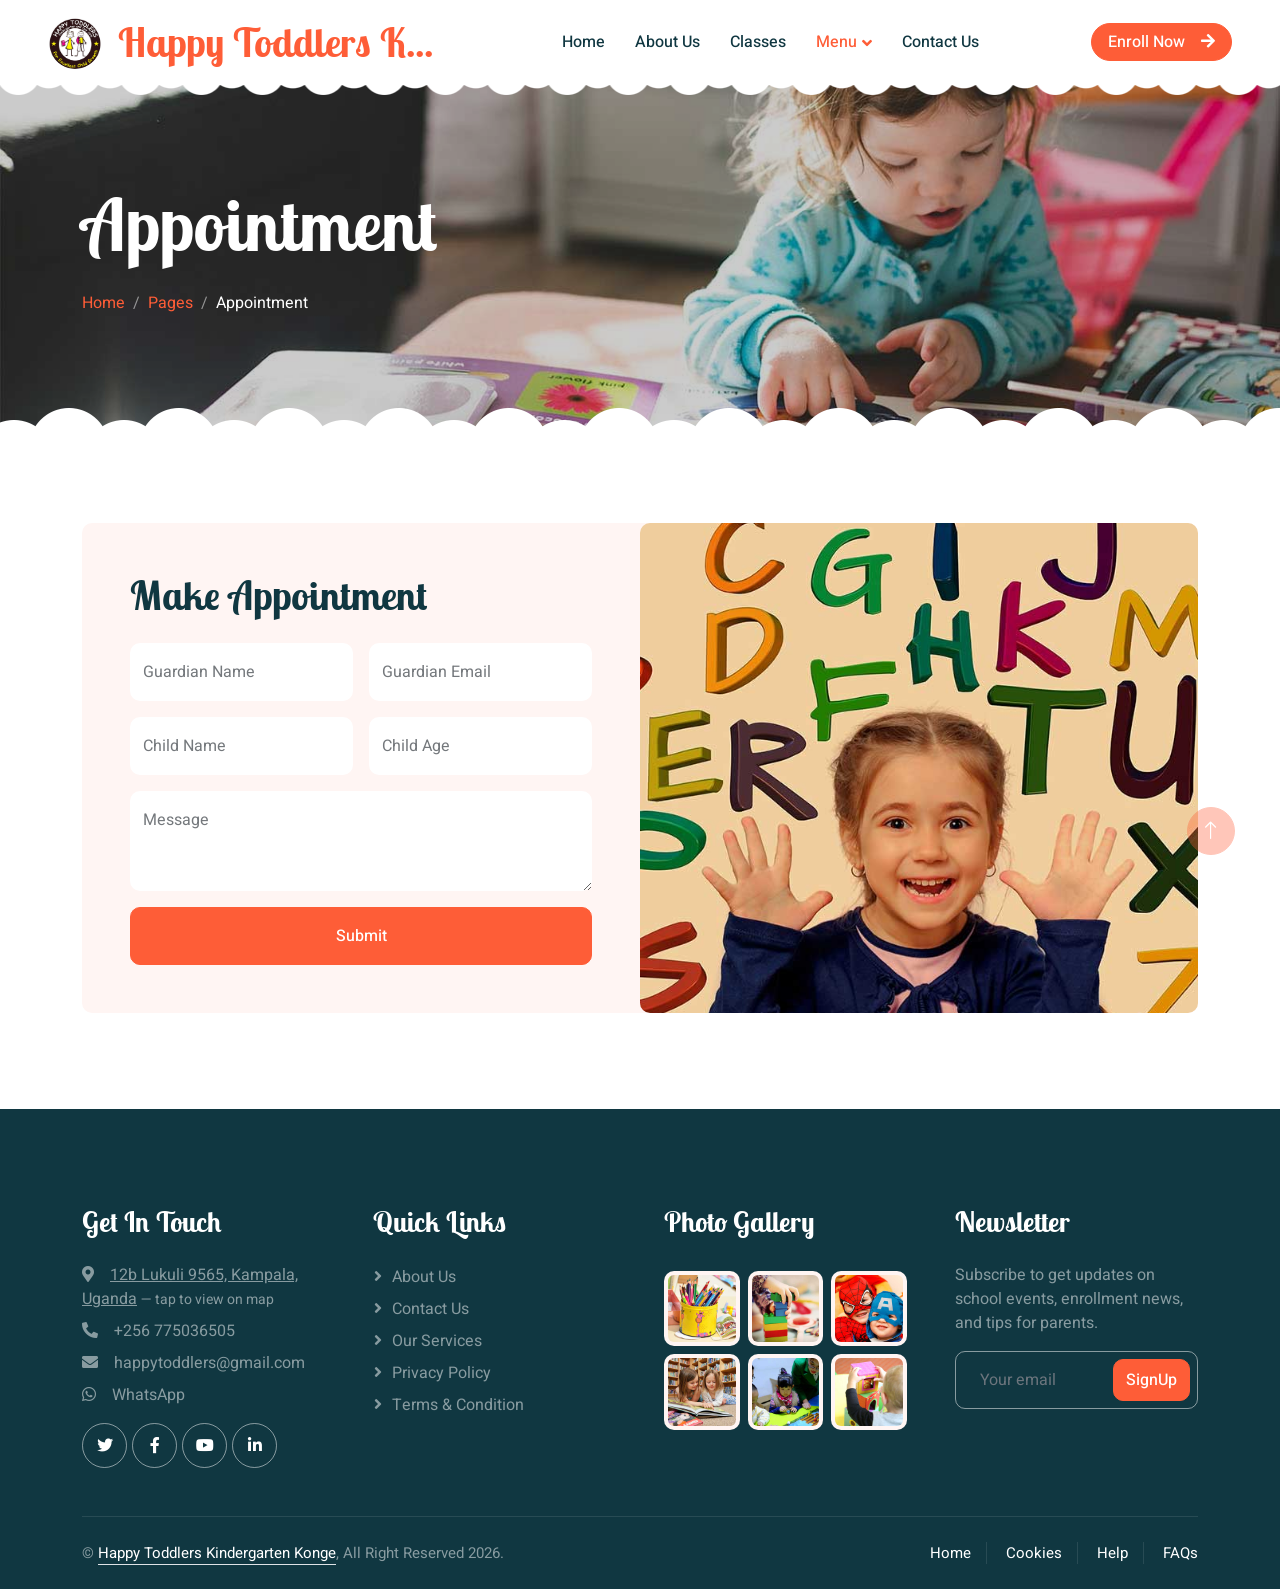
<file: appointment.html>
<!DOCTYPE html>
<html lang="en">

<head>
    <meta charset="utf-8">
    <title>Make Appointment - Happy Toddlers Kindergarten | Kampala, Uganda</title>
    <meta content="width=device-width, initial-scale=1.0" name="viewport">
    <meta content="" name="keywords">
    <meta content="" name="description">

    <!-- Favicon -->
    <link href="img/favicon.ico" rel="icon">

    <!-- Google Web Fonts -->
    <link rel="preconnect" href="https://fonts.googleapis.com">
    <link rel="preconnect" href="https://fonts.gstatic.com" crossorigin>
    <link href="https://fonts.googleapis.com/css2?family=Heebo:wght@400;500;600&family=Inter:wght@600&family=Lobster+Two:wght@700&display=swap" rel="stylesheet">
    
    <!-- Icon Font Stylesheet -->
    <link href="https://cdnjs.cloudflare.com/ajax/libs/font-awesome/5.10.0/css/all.min.css" rel="stylesheet">
    <link href="https://cdn.jsdelivr.net/npm/bootstrap-icons@1.4.1/font/bootstrap-icons.css" rel="stylesheet">

    <!-- Libraries Stylesheet -->
    <link href="lib/animate/animate.min.css" rel="stylesheet">
    <link href="lib/owlcarousel/assets/owl.carousel.min.css" rel="stylesheet">

    <!-- Customized Bootstrap Stylesheet -->
    <link href="css/bootstrap.min.css" rel="stylesheet">

    <!-- Template Stylesheet -->
    <link href="css/style.css" rel="stylesheet">
</head>

<body>
    <div class="container-xxl bg-white p-0">
        <!-- Spinner Start -->
        <div id="spinner" class="show bg-white position-fixed translate-middle w-100 vh-100 top-50 start-50 d-flex align-items-center justify-content-center">
            <div class="spinner-border text-primary" style="width: 3rem; height: 3rem;" role="status">
                <span class="sr-only">Loading...</span>
            </div>
        </div>
        <!-- Spinner End -->


        <!-- Navbar Start -->
        <nav class="navbar navbar-expand-lg bg-white navbar-light sticky-top px-4 px-lg-5 py-lg-0">
            <a href="index.html" class="navbar-brand d-flex align-items-center">
                <img src="img/user.jpg" alt="Happy Toddlers Kindergarten" class="navbar-logo rounded-circle me-3 flex-shrink-0">
                <h1 class="m-0 text-primary">Happy Toddlers K...</h1>
            </a>
            <button type="button" class="navbar-toggler" data-bs-toggle="collapse" data-bs-target="#navbarCollapse">
                <span class="navbar-toggler-icon"></span>
            </button>
            <div class="collapse navbar-collapse" id="navbarCollapse">
                <div class="navbar-nav mx-auto">
                    <a href="index.html" class="nav-item nav-link">Home</a>
                    <a href="about.html" class="nav-item nav-link">About Us</a>
                    <a href="classes.html" class="nav-item nav-link">Classes</a>
                    <div class="nav-item dropdown">
                        <a href="#" class="nav-link dropdown-toggle active" data-bs-toggle="dropdown">Menu</a>
                        <div class="dropdown-menu rounded-0 rounded-bottom border-0 shadow-sm m-0">
                            <a href="facility.html" class="dropdown-item">School Facilities</a>
                            <a href="team.html" class="dropdown-item">Popular Teachers</a>
                            <a href="call-to-action.html" class="dropdown-item">Become A Teacher</a>
                            <a href="appointment.html" class="dropdown-item active">Make Appointment</a>
                            <a href="testimonial.html" class="dropdown-item">Testimonial</a>
                            <a href="404.html" class="dropdown-item">404 Error</a>
                        </div>
                    </div>
                    <a href="contact.html" class="nav-item nav-link">Contact Us</a>
                </div>
                <a href="appointment.html" class="btn btn-primary rounded-pill px-3 d-none d-lg-block">Enroll Now<i class="fa fa-arrow-right ms-3"></i></a>
            </div>
        </nav>
        <!-- Navbar End -->


        <!-- Page Header End -->
        <div class="container-xxl py-5 page-header position-relative mb-5">
            <div class="container py-5">
                <h1 class="display-2 text-white animated slideInDown mb-4">Appointment</h1>
                <nav aria-label="breadcrumb animated slideInDown">
                    <ol class="breadcrumb">
                        <li class="breadcrumb-item"><a href="#">Home</a></li>
                        <li class="breadcrumb-item"><a href="#">Pages</a></li>
                        <li class="breadcrumb-item text-white active" aria-current="page">Appointment</li>
                    </ol>
                </nav>
            </div>
        </div>
        <!-- Page Header End -->


        <!-- Appointment Start -->
        <div class="container-xxl py-5">
            <div class="container">
                <div class="bg-light rounded">
                    <div class="row g-0">
                        <div class="col-lg-6 wow fadeIn" data-wow-delay="0.1s">
                            <div class="h-100 d-flex flex-column justify-content-center p-5">
                                <h1 class="mb-4">Make Appointment</h1>
                                <form action="https://formspree.io/f/YOUR_APPOINTMENT_FORM_ID" method="POST">
                                    <input type="hidden" name="_subject" value="Happy Toddlers - New Enrollment Appointment">
                                    <div class="row g-3">
                                        <div class="col-sm-6">
                                            <div class="form-floating">
                                                <input type="text" class="form-control border-0" id="gname" name="guardian_name" placeholder="Guardian Name" required>
                                                <label for="gname">Guardian Name</label>
                                            </div>
                                        </div>
                                        <div class="col-sm-6">
                                            <div class="form-floating">
                                                <input type="email" class="form-control border-0" id="gmail" name="guardian_email" placeholder="Guardian Email" required>
                                                <label for="gmail">Guardian Email</label>
                                            </div>
                                        </div>
                                        <div class="col-sm-6">
                                            <div class="form-floating">
                                                <input type="text" class="form-control border-0" id="cname" name="child_name" placeholder="Child Name" required>
                                                <label for="cname">Child Name</label>
                                            </div>
                                        </div>
                                        <div class="col-sm-6">
                                            <div class="form-floating">
                                                <input type="text" class="form-control border-0" id="cage" name="child_age" placeholder="Child Age" required>
                                                <label for="cage">Child Age</label>
                                            </div>
                                        </div>
                                        <div class="col-12">
                                            <div class="form-floating">
                                                <textarea class="form-control border-0" placeholder="Leave a message here" id="message" name="message" style="height: 100px"></textarea>
                                                <label for="message">Message</label>
                                            </div>
                                        </div>
                                        <div class="col-12">
                                            <button class="btn btn-primary w-100 py-3" type="submit">Submit</button>
                                        </div>
                                    </div>
                                </form>
                            </div>
                        </div>
                        <div class="col-lg-6 wow fadeIn" data-wow-delay="0.5s" style="min-height: 400px;">
                            <div class="position-relative h-100">
                                <img class="position-absolute w-100 h-100 rounded" src="img/appointment.jpg" style="object-fit: cover;">
                            </div>
                        </div>
                    </div>
                </div>
            </div>
        </div>
        <!-- Appointment End -->


        <!-- Footer Start -->
        <div class="container-fluid bg-dark text-white-50 footer pt-5 mt-5 wow fadeIn" data-wow-delay="0.1s">
            <div class="container py-5">
                <div class="row g-5">
                    <div class="col-lg-3 col-md-6">
                        <h3 class="text-white mb-4">Get In Touch</h3>
                        <p class="mb-2"><i class="fa fa-map-marker-alt me-3"></i><a href="https://www.google.com/maps?q=0.267115,32.610747" target="_blank" rel="noopener noreferrer" class="text-white-50 text-decoration-underline">12b Lukuli 9565, Kampala, Uganda</a> <small class="text-white-50">— tap to view on map</small></p>
                        <p class="mb-2"><i class="fa fa-phone-alt me-3"></i>+256 775036505</p>
                        <p class="mb-2"><i class="fa fa-envelope me-3"></i>happytoddlers@gmail.com</p>
                        <p class="mb-2"><i class="fab fa-whatsapp me-3"></i><a href="https://wa.me/256775036505" class="text-white-50" target="_blank">WhatsApp</a></p>
                        <div class="d-flex pt-2">
                            <a class="btn btn-outline-light btn-social" href="https://www.facebook.com/groups/freewebsitecode"><i class="fab fa-twitter"></i></a>
                            <a class="btn btn-outline-light btn-social" href="https://www.facebook.com/groups/freewebsitecode"><i class="fab fa-facebook-f"></i></a>
                            <a class="btn btn-outline-light btn-social" href="https://www.youtube.com/freewebsitecode"><i class="fab fa-youtube"></i></a>
                            <a class="btn btn-outline-light btn-social" href="https://www.youtube.com/freewebsitecode"><i class="fab fa-linkedin-in"></i></a>
                        </div>
                    </div>
                    <div class="col-lg-3 col-md-6">
                        <h3 class="text-white mb-4">Quick Links</h3>
                        <a class="btn btn-link text-white-50" href="about.html">About Us</a>
                        <a class="btn btn-link text-white-50" href="contact.html">Contact Us</a>
                        <a class="btn btn-link text-white-50" href="">Our Services</a>
                        <a class="btn btn-link text-white-50" href="">Privacy Policy</a>
                        <a class="btn btn-link text-white-50" href="">Terms & Condition</a>
                    </div>
                    <div class="col-lg-3 col-md-6">
                        <h3 class="text-white mb-4">Photo Gallery</h3>
                        <div class="row g-2 pt-2">
                            <div class="col-4">
                                <img class="img-fluid rounded bg-light p-1" src="img/classes-1.jpg" alt="">
                            </div>
                            <div class="col-4">
                                <img class="img-fluid rounded bg-light p-1" src="img/classes-2.jpg" alt="">
                            </div>
                            <div class="col-4">
                                <img class="img-fluid rounded bg-light p-1" src="img/classes-3.jpg" alt="">
                            </div>
                            <div class="col-4">
                                <img class="img-fluid rounded bg-light p-1" src="img/classes-4.jpg" alt="">
                            </div>
                            <div class="col-4">
                                <img class="img-fluid rounded bg-light p-1" src="img/classes-5.jpg" alt="">
                            </div>
                            <div class="col-4">
                                <img class="img-fluid rounded bg-light p-1" src="img/classes-6.jpg" alt="">
                            </div>
                        </div>
                    </div>
                    <div class="col-lg-3 col-md-6">
                        <h3 class="text-white mb-4">Newsletter</h3>
                        <p>Subscribe to get updates on school events, enrollment news, and tips for parents.</p>
                        <div class="position-relative mx-auto" style="max-width: 400px;">
                            <input class="form-control bg-transparent w-100 py-3 ps-4 pe-5" type="text" placeholder="Your email">
                            <button type="button" class="btn btn-primary py-2 position-absolute top-0 end-0 mt-2 me-2">SignUp</button>
                        </div>
                    </div>
                </div>
            </div>
            <div class="container">
                <div class="copyright">
                    <div class="row">
                        <div class="col-md-6 text-center text-md-start mb-3 mb-md-0">
                            &copy; <a class="border-bottom" href="index.html">Happy Toddlers Kindergarten Konge</a>, All Right Reserved 2026.
                        </div>
                        <div class="col-md-6 text-center text-md-end">
                            <div class="footer-menu">
                                <a href="">Home</a>
                                <a href="">Cookies</a>
                                <a href="">Help</a>
                                <a href="">FAQs</a>
                            </div>
                        </div>
                    </div>
                </div>
            </div>
        </div>
        <!-- Footer End -->


        <!-- Back to Top -->
        <a href="#" class="btn btn-lg btn-primary btn-lg-square back-to-top"><i class="bi bi-arrow-up"></i></a>
    </div>

    <!-- JavaScript Libraries -->
    <script src="https://code.jquery.com/jquery-3.4.1.min.js"></script>
    <script src="https://cdn.jsdelivr.net/npm/bootstrap@5.0.0/dist/js/bootstrap.bundle.min.js"></script>
    <script src="lib/wow/wow.min.js"></script>
    <script src="lib/easing/easing.min.js"></script>
    <script src="lib/waypoints/waypoints.min.js"></script>
    <script src="lib/owlcarousel/owl.carousel.min.js"></script>

    <!-- Template Javascript -->
    <script src="js/main.js"></script>
</body>

</html>
</file>
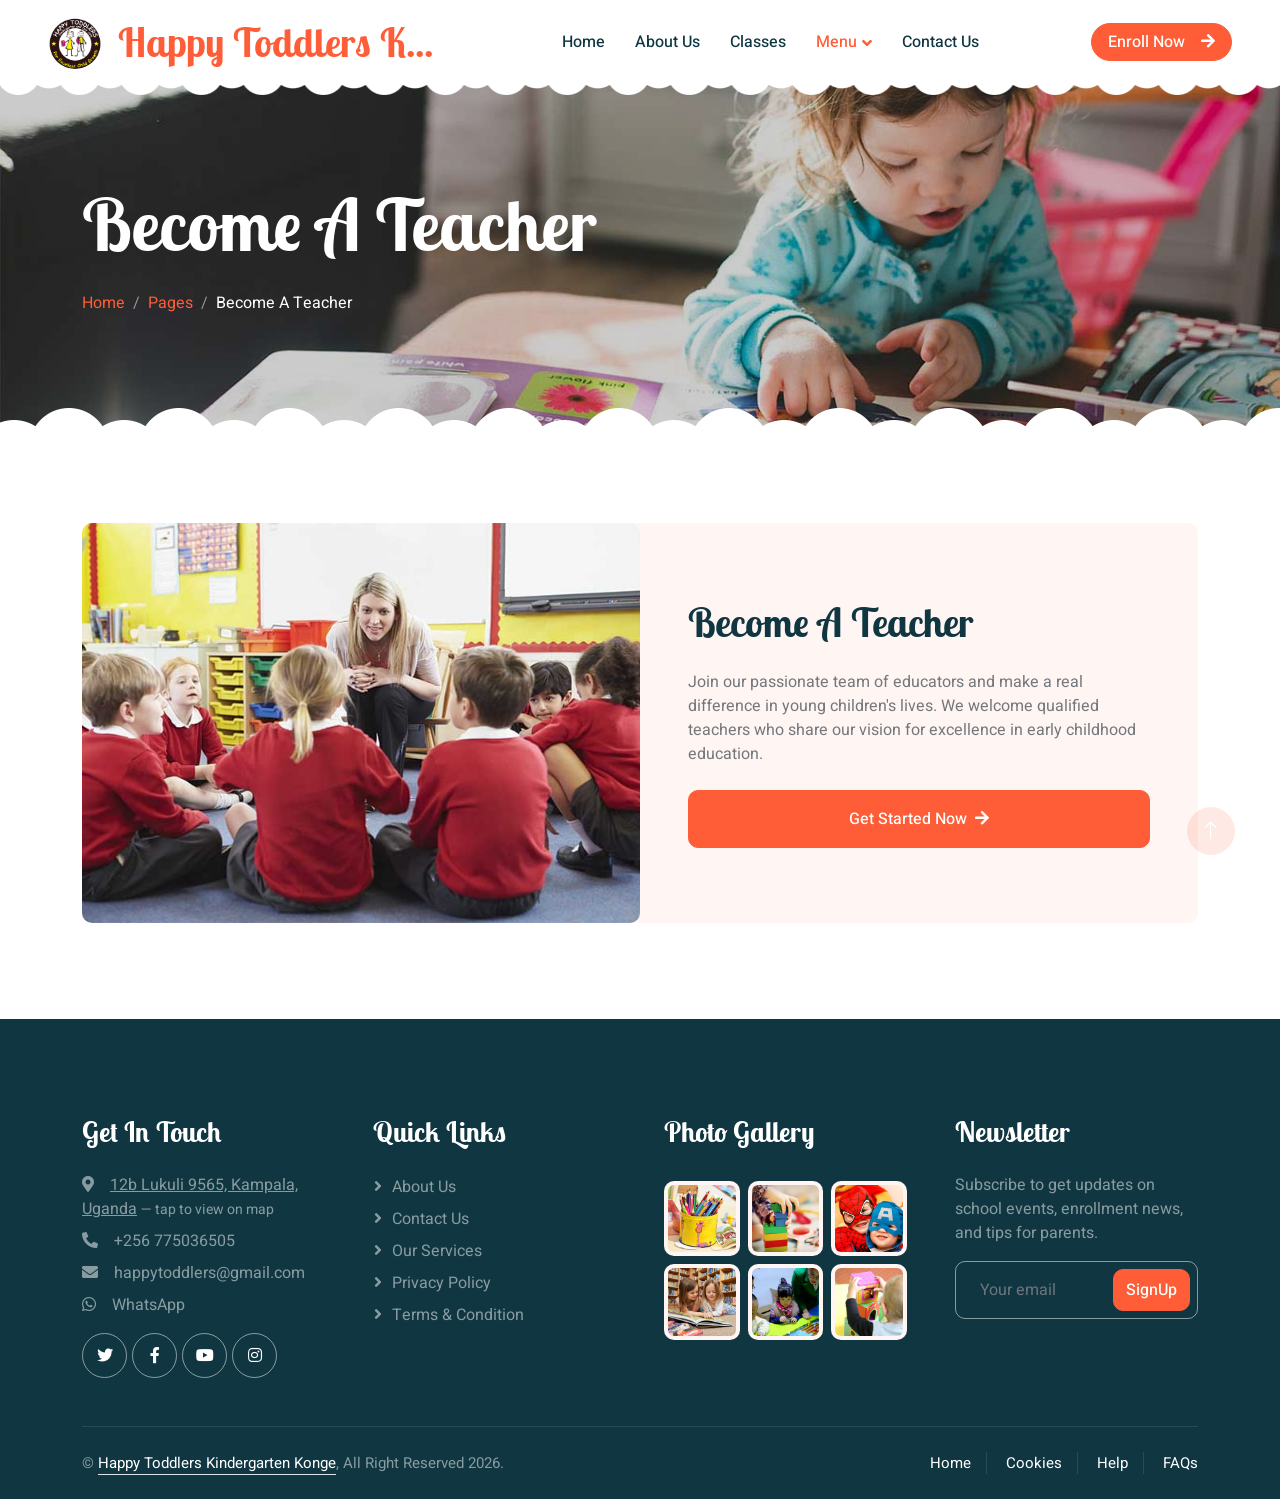
<file: call-to-action.html>
<!DOCTYPE html>
<html lang="en">

<head>
    <meta charset="utf-8">
    <title>Become A Teacher - Happy Toddlers Kindergarten | Kampala, Uganda</title>
    <meta content="width=device-width, initial-scale=1.0" name="viewport">
    <meta content="" name="keywords">
    <meta content="" name="description">

    <!-- Favicon -->
    <link href="img/favicon.ico" rel="icon">

    <!-- Google Web Fonts -->
    <link rel="preconnect" href="https://fonts.googleapis.com">
    <link rel="preconnect" href="https://fonts.gstatic.com" crossorigin>
    <link href="https://fonts.googleapis.com/css2?family=Heebo:wght@400;500;600&family=Inter:wght@600&family=Lobster+Two:wght@700&display=swap" rel="stylesheet">
    
    <!-- Icon Font Stylesheet -->
    <link href="https://cdnjs.cloudflare.com/ajax/libs/font-awesome/5.10.0/css/all.min.css" rel="stylesheet">
    <link href="https://cdn.jsdelivr.net/npm/bootstrap-icons@1.4.1/font/bootstrap-icons.css" rel="stylesheet">

    <!-- Libraries Stylesheet -->
    <link href="lib/animate/animate.min.css" rel="stylesheet">
    <link href="lib/owlcarousel/assets/owl.carousel.min.css" rel="stylesheet">

    <!-- Customized Bootstrap Stylesheet -->
    <link href="css/bootstrap.min.css" rel="stylesheet">

    <!-- Template Stylesheet -->
    <link href="css/style.css" rel="stylesheet">
</head>

<body>
    <div class="container-xxl bg-white p-0">
        <!-- Spinner Start -->
        <div id="spinner" class="show bg-white position-fixed translate-middle w-100 vh-100 top-50 start-50 d-flex align-items-center justify-content-center">
            <div class="spinner-border text-primary" style="width: 3rem; height: 3rem;" role="status">
                <span class="sr-only">Loading...</span>
            </div>
        </div>
        <!-- Spinner End -->


        <!-- Navbar Start -->
        <nav class="navbar navbar-expand-lg bg-white navbar-light sticky-top px-4 px-lg-5 py-lg-0">
            <a href="index.html" class="navbar-brand d-flex align-items-center">
                <img src="img/user.jpg" alt="Happy Toddlers Kindergarten" class="navbar-logo rounded-circle me-3 flex-shrink-0">
                <h1 class="m-0 text-primary">Happy Toddlers K...</h1>
            </a>
            <button type="button" class="navbar-toggler" data-bs-toggle="collapse" data-bs-target="#navbarCollapse">
                <span class="navbar-toggler-icon"></span>
            </button>
            <div class="collapse navbar-collapse" id="navbarCollapse">
                <div class="navbar-nav mx-auto">
                    <a href="index.html" class="nav-item nav-link">Home</a>
                    <a href="about.html" class="nav-item nav-link">About Us</a>
                    <a href="classes.html" class="nav-item nav-link">Classes</a>
                    <div class="nav-item dropdown">
                        <a href="#" class="nav-link dropdown-toggle active" data-bs-toggle="dropdown">Menu</a>
                        <div class="dropdown-menu rounded-0 rounded-bottom border-0 shadow-sm m-0">
                            <a href="facility.html" class="dropdown-item">School Facilities</a>
                            <a href="team.html" class="dropdown-item">Popular Teachers</a>
                            <a href="call-to-action.html" class="dropdown-item active">Become A Teacher</a>
                            <a href="appointment.html" class="dropdown-item">Make Appointment</a>
                            <a href="testimonial.html" class="dropdown-item">Testimonial</a>
                            <a href="404.html" class="dropdown-item">404 Error</a>
                        </div>
                    </div>
                    <a href="contact.html" class="nav-item nav-link">Contact Us</a>
                </div>
                <a href="appointment.html" class="btn btn-primary rounded-pill px-3 d-none d-lg-block">Enroll Now<i class="fa fa-arrow-right ms-3"></i></a>
            </div>
        </nav>
        <!-- Navbar End -->


        <!-- Page Header End -->
        <div class="container-xxl py-5 page-header position-relative mb-5">
            <div class="container py-5">
                <h1 class="display-2 text-white animated slideInDown mb-4">Become A Teacher</h1>
                <nav aria-label="breadcrumb animated slideInDown">
                    <ol class="breadcrumb">
                        <li class="breadcrumb-item"><a href="#">Home</a></li>
                        <li class="breadcrumb-item"><a href="#">Pages</a></li>
                        <li class="breadcrumb-item text-white active" aria-current="page">Become A Teacher</li>
                    </ol>
                </nav>
            </div>
        </div>
        <!-- Page Header End -->


        <!-- Call To Action Start -->
        <div class="container-xxl py-5">
            <div class="container">
                <div class="bg-light rounded">
                    <div class="row g-0">
                        <div class="col-lg-6 wow fadeIn" data-wow-delay="0.1s" style="min-height: 400px;">
                            <div class="position-relative h-100">
                                <img class="position-absolute w-100 h-100 rounded" src="img/call-to-action.jpg" style="object-fit: cover;">
                            </div>
                        </div>
                        <div class="col-lg-6 wow fadeIn" data-wow-delay="0.5s">
                            <div class="h-100 d-flex flex-column justify-content-center p-5">
                                <h1 class="mb-4">Become A Teacher</h1>
                                <p class="mb-4">Join our passionate team of educators and make a real difference in young children's lives. We welcome qualified teachers who share our vision for excellence in early childhood education.
                                </p>
                                <a class="btn btn-primary py-3 px-5" href="">Get Started Now<i class="fa fa-arrow-right ms-2"></i></a>
                            </div>
                        </div>
                    </div>
                </div>
            </div>
        </div>
        <!-- Call To Action End -->


        <!-- Footer Start -->
        <div class="container-fluid bg-dark text-white-50 footer pt-5 mt-5 wow fadeIn" data-wow-delay="0.1s">
            <div class="container py-5">
                <div class="row g-5">
                    <div class="col-lg-3 col-md-6">
                        <h3 class="text-white mb-4">Get In Touch</h3>
                        <p class="mb-2"><i class="fa fa-map-marker-alt me-3"></i><a href="https://www.google.com/maps?q=0.267115,32.610747" target="_blank" rel="noopener noreferrer" class="text-white-50 text-decoration-underline">12b Lukuli 9565, Kampala, Uganda</a> <small class="text-white-50">— tap to view on map</small></p>
                        <p class="mb-2"><i class="fa fa-phone-alt me-3"></i>+256 775036505</p>
                        <p class="mb-2"><i class="fa fa-envelope me-3"></i>happytoddlers@gmail.com</p>
                        <p class="mb-2"><i class="fab fa-whatsapp me-3"></i><a href="https://wa.me/256775036505" class="text-white-50" target="_blank">WhatsApp</a></p>
                        <div class="d-flex pt-2">
                            <a class="btn btn-outline-light btn-social" href="#"><i class="fab fa-twitter"></i></a>
                            <a class="btn btn-outline-light btn-social" href="#"><i class="fab fa-facebook-f"></i></a>
                            <a class="btn btn-outline-light btn-social" href="#"><i class="fab fa-youtube"></i></a>
                            <a class="btn btn-outline-light btn-social" href="#"><i class="fab fa-instagram"></i></a>
                        </div>
                    </div>
                    <div class="col-lg-3 col-md-6">
                        <h3 class="text-white mb-4">Quick Links</h3>
                        <a class="btn btn-link text-white-50" href="">About Us</a>
                        <a class="btn btn-link text-white-50" href="">Contact Us</a>
                        <a class="btn btn-link text-white-50" href="">Our Services</a>
                        <a class="btn btn-link text-white-50" href="">Privacy Policy</a>
                        <a class="btn btn-link text-white-50" href="">Terms & Condition</a>
                    </div>
                    <div class="col-lg-3 col-md-6">
                        <h3 class="text-white mb-4">Photo Gallery</h3>
                        <div class="row g-2 pt-2">
                            <div class="col-4">
                                <img class="img-fluid rounded bg-light p-1" src="img/classes-1.jpg" alt="">
                            </div>
                            <div class="col-4">
                                <img class="img-fluid rounded bg-light p-1" src="img/classes-2.jpg" alt="">
                            </div>
                            <div class="col-4">
                                <img class="img-fluid rounded bg-light p-1" src="img/classes-3.jpg" alt="">
                            </div>
                            <div class="col-4">
                                <img class="img-fluid rounded bg-light p-1" src="img/classes-4.jpg" alt="">
                            </div>
                            <div class="col-4">
                                <img class="img-fluid rounded bg-light p-1" src="img/classes-5.jpg" alt="">
                            </div>
                            <div class="col-4">
                                <img class="img-fluid rounded bg-light p-1" src="img/classes-6.jpg" alt="">
                            </div>
                        </div>
                    </div>
                    <div class="col-lg-3 col-md-6">
                        <h3 class="text-white mb-4">Newsletter</h3>
                        <p>Subscribe to get updates on school events, enrollment news, and tips for parents.</p>
                        <div class="position-relative mx-auto" style="max-width: 400px;">
                            <input class="form-control bg-transparent w-100 py-3 ps-4 pe-5" type="text" placeholder="Your email">
                            <button type="button" class="btn btn-primary py-2 position-absolute top-0 end-0 mt-2 me-2">SignUp</button>
                        </div>
                    </div>
                </div>
            </div>
            <div class="container">
                <div class="copyright">
                    <div class="row">
                        <div class="col-md-6 text-center text-md-start mb-3 mb-md-0">
                            &copy; <a class="border-bottom" href="index.html">Happy Toddlers Kindergarten Konge</a>, All Right Reserved 2026.
                        </div>
                        <div class="col-md-6 text-center text-md-end">
                            <div class="footer-menu">
                                <a href="">Home</a>
                                <a href="">Cookies</a>
                                <a href="">Help</a>
                                <a href="contact.html#faq">FAQs</a>
                            </div>
                        </div>
                    </div>
                </div>
            </div>
        </div>
        <!-- Footer End -->


        <!-- Back to Top -->
        <a href="#" class="btn btn-lg btn-primary btn-lg-square back-to-top"><i class="bi bi-arrow-up"></i></a>
    </div>

    <!-- JavaScript Libraries -->
    <script src="https://code.jquery.com/jquery-3.4.1.min.js"></script>
    <script src="https://cdn.jsdelivr.net/npm/bootstrap@5.0.0/dist/js/bootstrap.bundle.min.js"></script>
    <script src="lib/wow/wow.min.js"></script>
    <script src="lib/easing/easing.min.js"></script>
    <script src="lib/waypoints/waypoints.min.js"></script>
    <script src="lib/owlcarousel/owl.carousel.min.js"></script>

    <!-- Template Javascript -->
    <script src="js/main.js"></script>
</body>

</html>
</file>
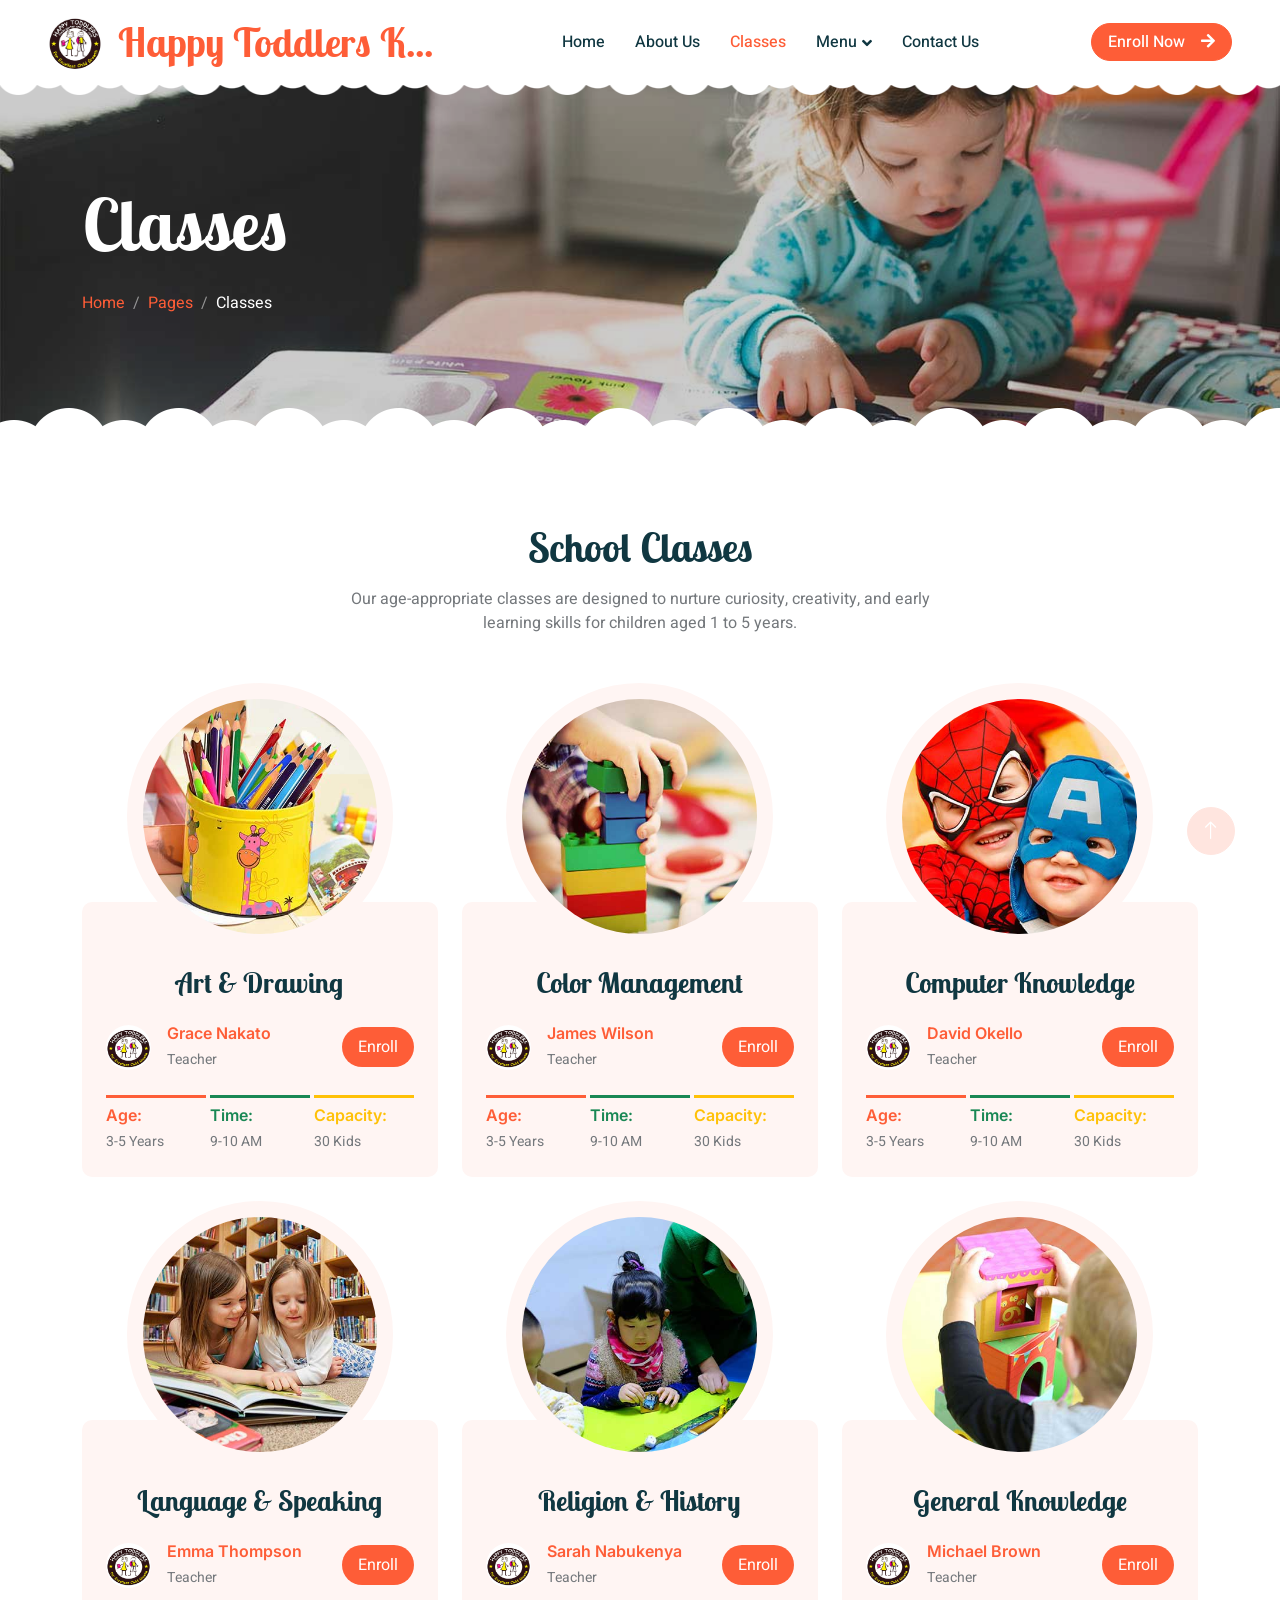
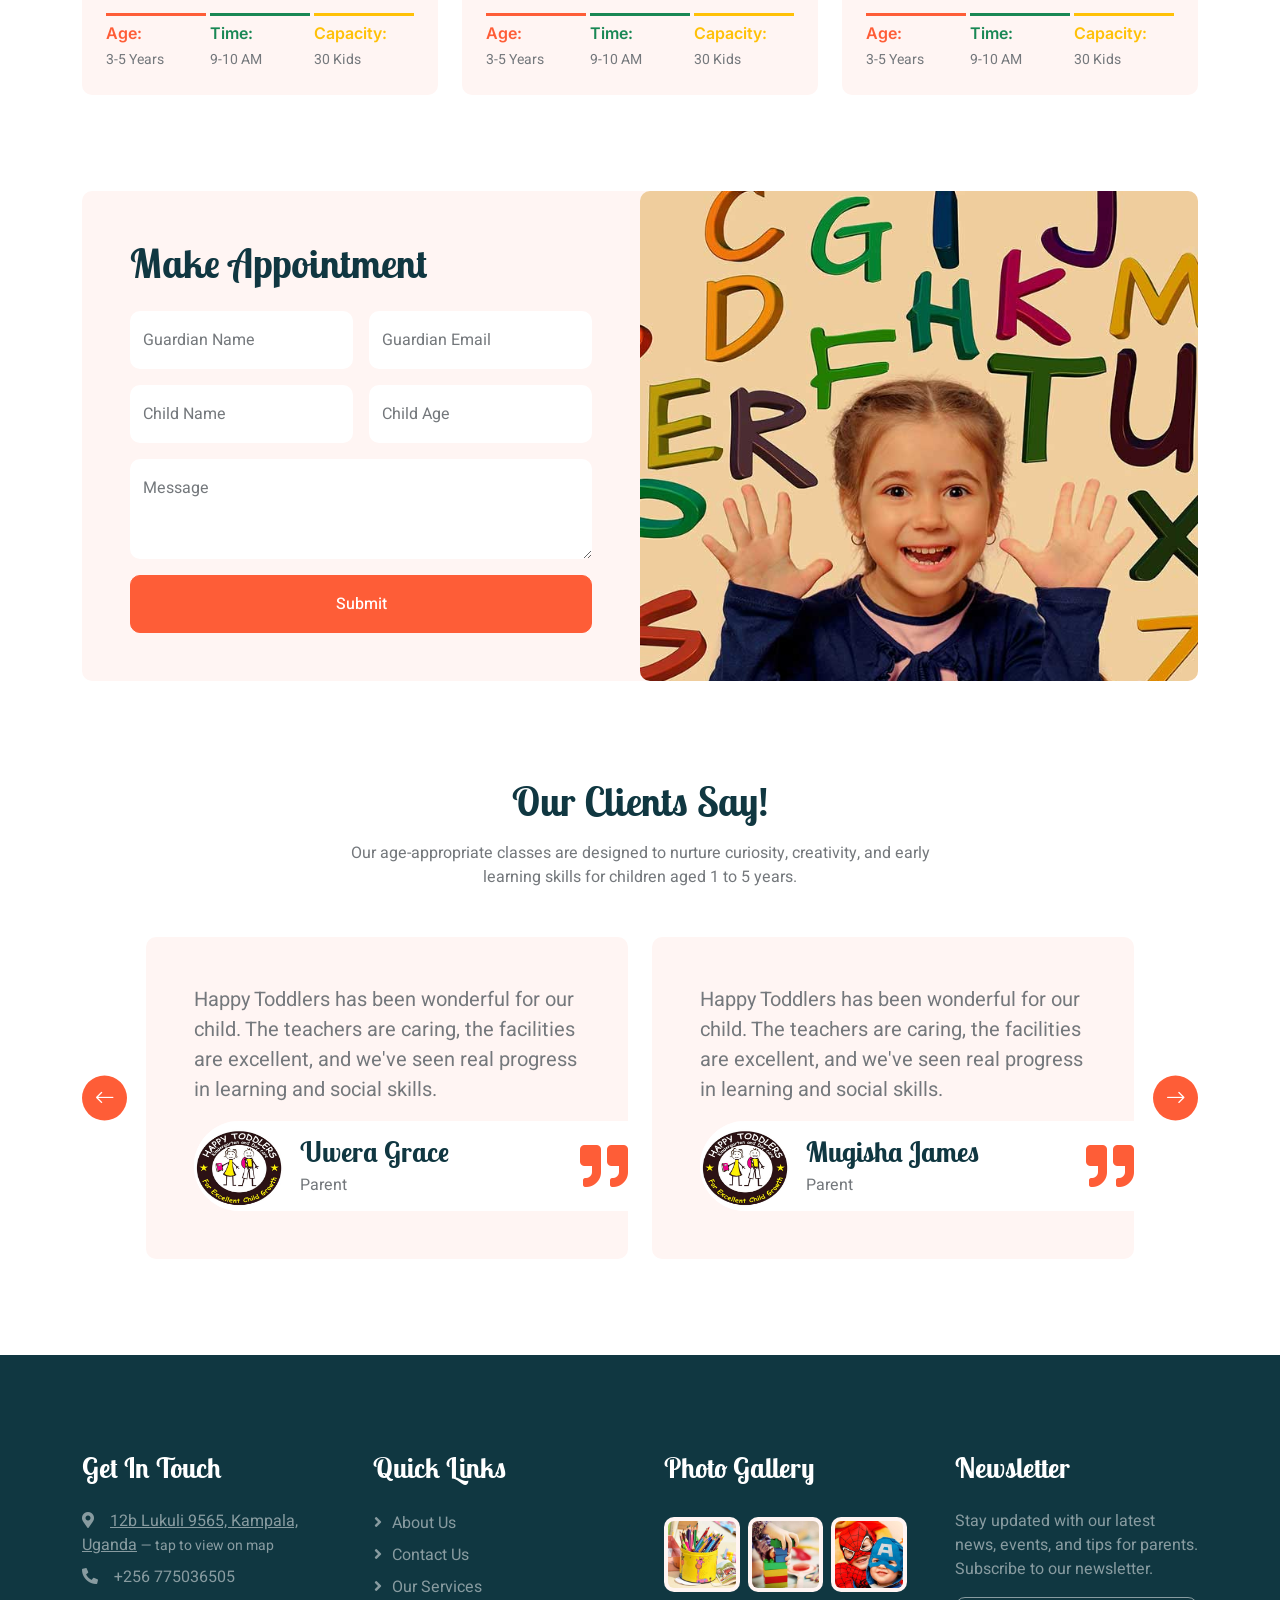
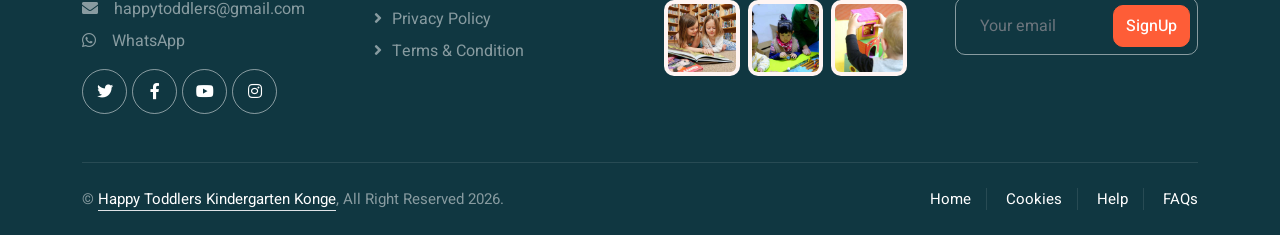
<file: classes.html>
<!DOCTYPE html>
<html lang="en">

<head>
    <meta charset="utf-8">
    <title>Classes - Happy Toddlers Kindergarten | Kampala, Uganda</title>
    <meta content="width=device-width, initial-scale=1.0" name="viewport">
    <meta content="" name="keywords">
    <meta content="" name="description">

    <!-- Favicon -->
    <link href="img/favicon.ico" rel="icon">

    <!-- Google Web Fonts -->
    <link rel="preconnect" href="https://fonts.googleapis.com">
    <link rel="preconnect" href="https://fonts.gstatic.com" crossorigin>
    <link href="https://fonts.googleapis.com/css2?family=Heebo:wght@400;500;600&family=Inter:wght@600&family=Lobster+Two:wght@700&display=swap" rel="stylesheet">
    
    <!-- Icon Font Stylesheet -->
    <link href="https://cdnjs.cloudflare.com/ajax/libs/font-awesome/5.10.0/css/all.min.css" rel="stylesheet">
    <link href="https://cdn.jsdelivr.net/npm/bootstrap-icons@1.4.1/font/bootstrap-icons.css" rel="stylesheet">

    <!-- Libraries Stylesheet -->
    <link href="lib/animate/animate.min.css" rel="stylesheet">
    <link href="lib/owlcarousel/assets/owl.carousel.min.css" rel="stylesheet">

    <!-- Customized Bootstrap Stylesheet -->
    <link href="css/bootstrap.min.css" rel="stylesheet">

    <!-- Template Stylesheet -->
    <link href="css/style.css" rel="stylesheet">
</head>

<body>
    <div class="container-xxl bg-white p-0">
        <!-- Spinner Start -->
        <div id="spinner" class="show bg-white position-fixed translate-middle w-100 vh-100 top-50 start-50 d-flex align-items-center justify-content-center">
            <div class="spinner-border text-primary" style="width: 3rem; height: 3rem;" role="status">
                <span class="sr-only">Loading...</span>
            </div>
        </div>
        <!-- Spinner End -->


        <!-- Navbar Start -->
        <nav class="navbar navbar-expand-lg bg-white navbar-light sticky-top px-4 px-lg-5 py-lg-0">
            <a href="index.html" class="navbar-brand d-flex align-items-center">
                <img src="img/user.jpg" alt="Happy Toddlers Kindergarten" class="navbar-logo rounded-circle me-3 flex-shrink-0">
                <h1 class="m-0 text-primary">Happy Toddlers K...</h1>
            </a>
            <button type="button" class="navbar-toggler" data-bs-toggle="collapse" data-bs-target="#navbarCollapse">
                <span class="navbar-toggler-icon"></span>
            </button>
            <div class="collapse navbar-collapse" id="navbarCollapse">
                <div class="navbar-nav mx-auto">
                    <a href="index.html" class="nav-item nav-link">Home</a>
                    <a href="about.html" class="nav-item nav-link">About Us</a>
                    <a href="classes.html" class="nav-item nav-link active">Classes</a>
                    <div class="nav-item dropdown">
                        <a href="#" class="nav-link dropdown-toggle" data-bs-toggle="dropdown">Menu</a>
                        <div class="dropdown-menu rounded-0 rounded-bottom border-0 shadow-sm m-0">
                            <a href="facility.html" class="dropdown-item">School Facilities</a>
                            <a href="team.html" class="dropdown-item">Popular Teachers</a>
                            <a href="call-to-action.html" class="dropdown-item">Become A Teacher</a>
                            <a href="appointment.html" class="dropdown-item">Make Appointment</a>
                            <a href="testimonial.html" class="dropdown-item">Testimonial</a>
                            <a href="404.html" class="dropdown-item">404 Error</a>
                        </div>
                    </div>
                    <a href="contact.html" class="nav-item nav-link">Contact Us</a>
                </div>
                <a href="appointment.html" class="btn btn-primary rounded-pill px-3 d-none d-lg-block">Enroll Now<i class="fa fa-arrow-right ms-3"></i></a>
            </div>
        </nav>
        <!-- Navbar End -->


        <!-- Page Header End -->
        <div class="container-xxl py-5 page-header position-relative mb-5">
            <div class="container py-5">
                <h1 class="display-2 text-white animated slideInDown mb-4">Classes</h1>
                <nav aria-label="breadcrumb animated slideInDown">
                    <ol class="breadcrumb">
                        <li class="breadcrumb-item"><a href="#">Home</a></li>
                        <li class="breadcrumb-item"><a href="#">Pages</a></li>
                        <li class="breadcrumb-item text-white active" aria-current="page">Classes</li>
                    </ol>
                </nav>
            </div>
        </div>
        <!-- Page Header End -->


        <!-- Classes Start -->
        <div class="container-xxl py-5">
            <div class="container">
                <div class="text-center mx-auto mb-5 wow fadeInUp" data-wow-delay="0.1s" style="max-width: 600px;">
                    <h1 class="mb-3">School Classes</h1>
                    <p>Our age-appropriate classes are designed to nurture curiosity, creativity, and early learning skills for children aged 1 to 5 years.</p>
                </div>
                <div class="row g-4">
                    <div class="col-lg-4 col-md-6 wow fadeInUp" data-wow-delay="0.1s">
                        <div class="classes-item">
                            <div class="bg-light rounded-circle w-75 mx-auto p-3">
                                <img class="img-fluid rounded-circle" src="img/classes-1.jpg" alt="">
                            </div>
                            <div class="bg-light rounded p-4 pt-5 mt-n5">
                                <a class="d-block text-center h3 mt-3 mb-4" href="">Art & Drawing</a>
                                <div class="d-flex align-items-center justify-content-between mb-4">
                                    <div class="d-flex align-items-center">
                                        <img class="rounded-circle flex-shrink-0" src="img/user.jpg" alt="" style="width: 45px; height: 45px;">
                                        <div class="ms-3">
                                            <h6 class="text-primary mb-1">Grace Nakato</h6>
                                            <small>Teacher</small>
                                        </div>
                                    </div>
                                    <span class="bg-primary text-white rounded-pill py-2 px-3" href="">Enroll</span>
                                </div>
                                <div class="row g-1">
                                    <div class="col-4">
                                        <div class="border-top border-3 border-primary pt-2">
                                            <h6 class="text-primary mb-1">Age:</h6>
                                            <small>3-5 Years</small>
                                        </div>
                                    </div>
                                    <div class="col-4">
                                        <div class="border-top border-3 border-success pt-2">
                                            <h6 class="text-success mb-1">Time:</h6>
                                            <small>9-10 AM</small>
                                        </div>
                                    </div>
                                    <div class="col-4">
                                        <div class="border-top border-3 border-warning pt-2">
                                            <h6 class="text-warning mb-1">Capacity:</h6>
                                            <small>30 Kids</small>
                                        </div>
                                    </div>
                                </div>
                            </div>
                        </div>
                    </div>
                    <div class="col-lg-4 col-md-6 wow fadeInUp" data-wow-delay="0.3s">
                        <div class="classes-item">
                            <div class="bg-light rounded-circle w-75 mx-auto p-3">
                                <img class="img-fluid rounded-circle" src="img/classes-2.jpg" alt="">
                            </div>
                            <div class="bg-light rounded p-4 pt-5 mt-n5">
                                <a class="d-block text-center h3 mt-3 mb-4" href="">Color Management</a>
                                <div class="d-flex align-items-center justify-content-between mb-4">
                                    <div class="d-flex align-items-center">
                                        <img class="rounded-circle flex-shrink-0" src="img/user.jpg" alt="" style="width: 45px; height: 45px;">
                                        <div class="ms-3">
                                            <h6 class="text-primary mb-1">James Wilson</h6>
                                            <small>Teacher</small>
                                        </div>
                                    </div>
                                    <span class="bg-primary text-white rounded-pill py-2 px-3" href="">Enroll</span>
                                </div>
                                <div class="row g-1">
                                    <div class="col-4">
                                        <div class="border-top border-3 border-primary pt-2">
                                            <h6 class="text-primary mb-1">Age:</h6>
                                            <small>3-5 Years</small>
                                        </div>
                                    </div>
                                    <div class="col-4">
                                        <div class="border-top border-3 border-success pt-2">
                                            <h6 class="text-success mb-1">Time:</h6>
                                            <small>9-10 AM</small>
                                        </div>
                                    </div>
                                    <div class="col-4">
                                        <div class="border-top border-3 border-warning pt-2">
                                            <h6 class="text-warning mb-1">Capacity:</h6>
                                            <small>30 Kids</small>
                                        </div>
                                    </div>
                                </div>
                            </div>
                        </div>
                    </div>
                    <div class="col-lg-4 col-md-6 wow fadeInUp" data-wow-delay="0.5s">
                        <div class="classes-item">
                            <div class="bg-light rounded-circle w-75 mx-auto p-3">
                                <img class="img-fluid rounded-circle" src="img/classes-3.jpg" alt="">
                            </div>
                            <div class="bg-light rounded p-4 pt-5 mt-n5">
                                <a class="d-block text-center h3 mt-3 mb-4" href="">Computer Knowledge</a>
                                <div class="d-flex align-items-center justify-content-between mb-4">
                                    <div class="d-flex align-items-center">
                                        <img class="rounded-circle flex-shrink-0" src="img/user.jpg" alt="" style="width: 45px; height: 45px;">
                                        <div class="ms-3">
                                            <h6 class="text-primary mb-1">David Okello</h6>
                                            <small>Teacher</small>
                                        </div>
                                    </div>
                                    <span class="bg-primary text-white rounded-pill py-2 px-3" href="">Enroll</span>
                                </div>
                                <div class="row g-1">
                                    <div class="col-4">
                                        <div class="border-top border-3 border-primary pt-2">
                                            <h6 class="text-primary mb-1">Age:</h6>
                                            <small>3-5 Years</small>
                                        </div>
                                    </div>
                                    <div class="col-4">
                                        <div class="border-top border-3 border-success pt-2">
                                            <h6 class="text-success mb-1">Time:</h6>
                                            <small>9-10 AM</small>
                                        </div>
                                    </div>
                                    <div class="col-4">
                                        <div class="border-top border-3 border-warning pt-2">
                                            <h6 class="text-warning mb-1">Capacity:</h6>
                                            <small>30 Kids</small>
                                        </div>
                                    </div>
                                </div>
                            </div>
                        </div>
                    </div>
                    <div class="col-lg-4 col-md-6 wow fadeInUp" data-wow-delay="0.1s">
                        <div class="classes-item">
                            <div class="bg-light rounded-circle w-75 mx-auto p-3">
                                <img class="img-fluid rounded-circle" src="img/classes-4.jpg" alt="">
                            </div>
                            <div class="bg-light rounded p-4 pt-5 mt-n5">
                                <a class="d-block text-center h3 mt-3 mb-4" href="">Language & Speaking</a>
                                <div class="d-flex align-items-center justify-content-between mb-4">
                                    <div class="d-flex align-items-center">
                                        <img class="rounded-circle flex-shrink-0" src="img/user.jpg" alt="" style="width: 45px; height: 45px;">
                                        <div class="ms-3">
                                            <h6 class="text-primary mb-1">Emma Thompson</h6>
                                            <small>Teacher</small>
                                        </div>
                                    </div>
                                    <span class="bg-primary text-white rounded-pill py-2 px-3" href="">Enroll</span>
                                </div>
                                <div class="row g-1">
                                    <div class="col-4">
                                        <div class="border-top border-3 border-primary pt-2">
                                            <h6 class="text-primary mb-1">Age:</h6>
                                            <small>3-5 Years</small>
                                        </div>
                                    </div>
                                    <div class="col-4">
                                        <div class="border-top border-3 border-success pt-2">
                                            <h6 class="text-success mb-1">Time:</h6>
                                            <small>9-10 AM</small>
                                        </div>
                                    </div>
                                    <div class="col-4">
                                        <div class="border-top border-3 border-warning pt-2">
                                            <h6 class="text-warning mb-1">Capacity:</h6>
                                            <small>30 Kids</small>
                                        </div>
                                    </div>
                                </div>
                            </div>
                        </div>
                    </div>
                    <div class="col-lg-4 col-md-6 wow fadeInUp" data-wow-delay="0.3s">
                        <div class="classes-item">
                            <div class="bg-light rounded-circle w-75 mx-auto p-3">
                                <img class="img-fluid rounded-circle" src="img/classes-5.jpg" alt="">
                            </div>
                            <div class="bg-light rounded p-4 pt-5 mt-n5">
                                <a class="d-block text-center h3 mt-3 mb-4" href="">Religion & History</a>
                                <div class="d-flex align-items-center justify-content-between mb-4">
                                    <div class="d-flex align-items-center">
                                        <img class="rounded-circle flex-shrink-0" src="img/user.jpg" alt="" style="width: 45px; height: 45px;">
                                        <div class="ms-3">
                                            <h6 class="text-primary mb-1">Sarah Nabukenya</h6>
                                            <small>Teacher</small>
                                        </div>
                                    </div>
                                    <span class="bg-primary text-white rounded-pill py-2 px-3" href="">Enroll</span>
                                </div>
                                <div class="row g-1">
                                    <div class="col-4">
                                        <div class="border-top border-3 border-primary pt-2">
                                            <h6 class="text-primary mb-1">Age:</h6>
                                            <small>3-5 Years</small>
                                        </div>
                                    </div>
                                    <div class="col-4">
                                        <div class="border-top border-3 border-success pt-2">
                                            <h6 class="text-success mb-1">Time:</h6>
                                            <small>9-10 AM</small>
                                        </div>
                                    </div>
                                    <div class="col-4">
                                        <div class="border-top border-3 border-warning pt-2">
                                            <h6 class="text-warning mb-1">Capacity:</h6>
                                            <small>30 Kids</small>
                                        </div>
                                    </div>
                                </div>
                            </div>
                        </div>
                    </div>
                    <div class="col-lg-4 col-md-6 wow fadeInUp" data-wow-delay="0.5s">
                        <div class="classes-item">
                            <div class="bg-light rounded-circle w-75 mx-auto p-3">
                                <img class="img-fluid rounded-circle" src="img/classes-6.jpg" alt="">
                            </div>
                            <div class="bg-light rounded p-4 pt-5 mt-n5">
                                <a class="d-block text-center h3 mt-3 mb-4" href="">General Knowledge</a>
                                <div class="d-flex align-items-center justify-content-between mb-4">
                                    <div class="d-flex align-items-center">
                                        <img class="rounded-circle flex-shrink-0" src="img/user.jpg" alt="" style="width: 45px; height: 45px;">
                                        <div class="ms-3">
                                            <h6 class="text-primary mb-1">Michael Brown</h6>
                                            <small>Teacher</small>
                                        </div>
                                    </div>
                                    <span class="bg-primary text-white rounded-pill py-2 px-3" href="">Enroll</span>
                                </div>
                                <div class="row g-1">
                                    <div class="col-4">
                                        <div class="border-top border-3 border-primary pt-2">
                                            <h6 class="text-primary mb-1">Age:</h6>
                                            <small>3-5 Years</small>
                                        </div>
                                    </div>
                                    <div class="col-4">
                                        <div class="border-top border-3 border-success pt-2">
                                            <h6 class="text-success mb-1">Time:</h6>
                                            <small>9-10 AM</small>
                                        </div>
                                    </div>
                                    <div class="col-4">
                                        <div class="border-top border-3 border-warning pt-2">
                                            <h6 class="text-warning mb-1">Capacity:</h6>
                                            <small>30 Kids</small>
                                        </div>
                                    </div>
                                </div>
                            </div>
                        </div>
                    </div>
                </div>
            </div>
        </div>
        <!-- Classes End -->


        <!-- Appointment Start -->
        <div class="container-xxl py-5">
            <div class="container">
                <div class="bg-light rounded">
                    <div class="row g-0">
                        <div class="col-lg-6 wow fadeIn" data-wow-delay="0.1s">
                            <div class="h-100 d-flex flex-column justify-content-center p-5">
                                <h1 class="mb-4">Make Appointment</h1>
                                <form action="https://formspree.io/f/YOUR_APPOINTMENT_FORM_ID" method="POST">
                                    <input type="hidden" name="_subject" value="Happy Toddlers - New Enrollment Appointment">
                                    <div class="row g-3">
                                        <div class="col-sm-6">
                                            <div class="form-floating">
                                                <input type="text" class="form-control border-0" id="gname" name="guardian_name" placeholder="Guardian Name" required>
                                                <label for="gname">Guardian Name</label>
                                            </div>
                                        </div>
                                        <div class="col-sm-6">
                                            <div class="form-floating">
                                                <input type="email" class="form-control border-0" id="gmail" name="guardian_email" placeholder="Guardian Email" required>
                                                <label for="gmail">Guardian Email</label>
                                            </div>
                                        </div>
                                        <div class="col-sm-6">
                                            <div class="form-floating">
                                                <input type="text" class="form-control border-0" id="cname" name="child_name" placeholder="Child Name" required>
                                                <label for="cname">Child Name</label>
                                            </div>
                                        </div>
                                        <div class="col-sm-6">
                                            <div class="form-floating">
                                                <input type="text" class="form-control border-0" id="cage" name="child_age" placeholder="Child Age" required>
                                                <label for="cage">Child Age</label>
                                            </div>
                                        </div>
                                        <div class="col-12">
                                            <div class="form-floating">
                                                <textarea class="form-control border-0" placeholder="Leave a message here" id="message" name="message" style="height: 100px"></textarea>
                                                <label for="message">Message</label>
                                            </div>
                                        </div>
                                        <div class="col-12">
                                            <button class="btn btn-primary w-100 py-3" type="submit">Submit</button>
                                        </div>
                                    </div>
                                </form>
                            </div>
                        </div>
                        <div class="col-lg-6 wow fadeIn" data-wow-delay="0.5s" style="min-height: 400px;">
                            <div class="position-relative h-100">
                                <img class="position-absolute w-100 h-100 rounded" src="img/appointment.jpg" style="object-fit: cover;">
                            </div>
                        </div>
                    </div>
                </div>
            </div>
        </div>
        <!-- Appointment End -->


        <!-- Testimonial Start -->
        <div class="container-xxl py-5">
            <div class="container">
                <div class="text-center mx-auto mb-5 wow fadeInUp" data-wow-delay="0.1s" style="max-width: 600px;">
                    <h1 class="mb-3">Our Clients Say!</h1>
                    <p>Our age-appropriate classes are designed to nurture curiosity, creativity, and early learning skills for children aged 1 to 5 years.</p>
                </div>
                <div class="owl-carousel testimonial-carousel wow fadeInUp" data-wow-delay="0.1s">
                    <div class="testimonial-item bg-light rounded p-5">
                        <p class="fs-5">Happy Toddlers has been wonderful for our child. The teachers are caring, the facilities are excellent, and we've seen real progress in learning and social skills.</p>
                        <div class="d-flex align-items-center bg-white me-n5" style="border-radius: 50px 0 0 50px;">
                            <img class="img-fluid flex-shrink-0 rounded-circle" src="img/testimonial-client.jpg" style="width: 90px; height: 90px;">
                            <div class="ps-3">
                                <h3 class="mb-1">Uwera Grace</h3>
                                <span>Parent</span>
                            </div>
                            <i class="fa fa-quote-right fa-3x text-primary ms-auto d-none d-sm-flex"></i>
                        </div>
                    </div>
                    <div class="testimonial-item bg-light rounded p-5">
                        <p class="fs-5">Happy Toddlers has been wonderful for our child. The teachers are caring, the facilities are excellent, and we've seen real progress in learning and social skills.</p>
                        <div class="d-flex align-items-center bg-white me-n5" style="border-radius: 50px 0 0 50px;">
                            <img class="img-fluid flex-shrink-0 rounded-circle" src="img/testimonial-client.jpg" style="width: 90px; height: 90px;">
                            <div class="ps-3">
                                <h3 class="mb-1">Mugisha James</h3>
                                <span>Parent</span>
                            </div>
                            <i class="fa fa-quote-right fa-3x text-primary ms-auto d-none d-sm-flex"></i>
                        </div>
                    </div>
                    <div class="testimonial-item bg-light rounded p-5">
                        <p class="fs-5">Happy Toddlers has been wonderful for our child. The teachers are caring, the facilities are excellent, and we've seen real progress in learning and social skills.</p>
                        <div class="d-flex align-items-center bg-white me-n5" style="border-radius: 50px 0 0 50px;">
                            <img class="img-fluid flex-shrink-0 rounded-circle" src="img/testimonial-client.jpg" style="width: 90px; height: 90px;">
                            <div class="ps-3">
                                <h3 class="mb-1">Mutesi Sarah</h3>
                                <span>Parent</span>
                            </div>
                            <i class="fa fa-quote-right fa-3x text-primary ms-auto d-none d-sm-flex"></i>
                        </div>
                    </div>
                </div>
            </div>
        </div>
        <!-- Testimonial End -->


        <!-- Footer Start -->
        <div class="container-fluid bg-dark text-white-50 footer pt-5 mt-5 wow fadeIn" data-wow-delay="0.1s">
            <div class="container py-5">
                <div class="row g-5">
                    <div class="col-lg-3 col-md-6">
                        <h3 class="text-white mb-4">Get In Touch</h3>
                        <p class="mb-2"><i class="fa fa-map-marker-alt me-3"></i><a href="https://www.google.com/maps?q=0.267115,32.610747" target="_blank" rel="noopener noreferrer" class="text-white-50 text-decoration-underline">12b Lukuli 9565, Kampala, Uganda</a> <small class="text-white-50">— tap to view on map</small></p>
                        <p class="mb-2"><i class="fa fa-phone-alt me-3"></i>+256 775036505</p>
                        <p class="mb-2"><i class="fa fa-envelope me-3"></i>happytoddlers@gmail.com</p>
                        <p class="mb-2"><i class="fab fa-whatsapp me-3"></i><a href="https://wa.me/256775036505" class="text-white-50" target="_blank">WhatsApp</a></p>
                        <div class="d-flex pt-2">
                            <a class="btn btn-outline-light btn-social" href="#"><i class="fab fa-twitter"></i></a>
                            <a class="btn btn-outline-light btn-social" href="#"><i class="fab fa-facebook-f"></i></a>
                            <a class="btn btn-outline-light btn-social" href="#"><i class="fab fa-youtube"></i></a>
                            <a class="btn btn-outline-light btn-social" href="#"><i class="fab fa-instagram"></i></a>
                        </div>
                    </div>
                    <div class="col-lg-3 col-md-6">
                        <h3 class="text-white mb-4">Quick Links</h3>
                        <a class="btn btn-link text-white-50" href="about.html">About Us</a>
                        <a class="btn btn-link text-white-50" href="contact.html">Contact Us</a>
                        <a class="btn btn-link text-white-50" href="">Our Services</a>
                        <a class="btn btn-link text-white-50" href="">Privacy Policy</a>
                        <a class="btn btn-link text-white-50" href="">Terms & Condition</a>
                    </div>
                    <div class="col-lg-3 col-md-6">
                        <h3 class="text-white mb-4">Photo Gallery</h3>
                        <div class="row g-2 pt-2">
                            <div class="col-4">
                                <img class="img-fluid rounded bg-light p-1" src="img/classes-1.jpg" alt="">
                            </div>
                            <div class="col-4">
                                <img class="img-fluid rounded bg-light p-1" src="img/classes-2.jpg" alt="">
                            </div>
                            <div class="col-4">
                                <img class="img-fluid rounded bg-light p-1" src="img/classes-3.jpg" alt="">
                            </div>
                            <div class="col-4">
                                <img class="img-fluid rounded bg-light p-1" src="img/classes-4.jpg" alt="">
                            </div>
                            <div class="col-4">
                                <img class="img-fluid rounded bg-light p-1" src="img/classes-5.jpg" alt="">
                            </div>
                            <div class="col-4">
                                <img class="img-fluid rounded bg-light p-1" src="img/classes-6.jpg" alt="">
                            </div>
                        </div>
                    </div>
                    <div class="col-lg-3 col-md-6">
                        <h3 class="text-white mb-4">Newsletter</h3>
                        <p>Stay updated with our latest news, events, and tips for parents. Subscribe to our newsletter.</p>
                        <div class="position-relative mx-auto" style="max-width: 400px;">
                            <input class="form-control bg-transparent w-100 py-3 ps-4 pe-5" type="text" placeholder="Your email">
                            <button type="button" class="btn btn-primary py-2 position-absolute top-0 end-0 mt-2 me-2">SignUp</button>
                        </div>
                    </div>
                </div>
            </div>
            <div class="container">
                <div class="copyright">
                    <div class="row">
                        <div class="col-md-6 text-center text-md-start mb-3 mb-md-0">
                            &copy; <a class="border-bottom" href="index.html">Happy Toddlers Kindergarten Konge</a>, All Right Reserved 2026.
                        </div>
                        <div class="col-md-6 text-center text-md-end">
                            <div class="footer-menu">
                                <a href="">Home</a>
                                <a href="">Cookies</a>
                                <a href="">Help</a>
                                <a href="">FAQs</a>
                            </div>
                        </div>
                    </div>
                </div>
            </div>
        </div>
        <!-- Footer End -->


        <!-- Back to Top -->
        <a href="#" class="btn btn-lg btn-primary btn-lg-square back-to-top"><i class="bi bi-arrow-up"></i></a>
    </div>

    <!-- JavaScript Libraries -->
    <script src="https://code.jquery.com/jquery-3.4.1.min.js"></script>
    <script src="https://cdn.jsdelivr.net/npm/bootstrap@5.0.0/dist/js/bootstrap.bundle.min.js"></script>
    <script src="lib/wow/wow.min.js"></script>
    <script src="lib/easing/easing.min.js"></script>
    <script src="lib/waypoints/waypoints.min.js"></script>
    <script src="lib/owlcarousel/owl.carousel.min.js"></script>

    <!-- Template Javascript -->
    <script src="js/main.js"></script>
</body>

</html>
</file>
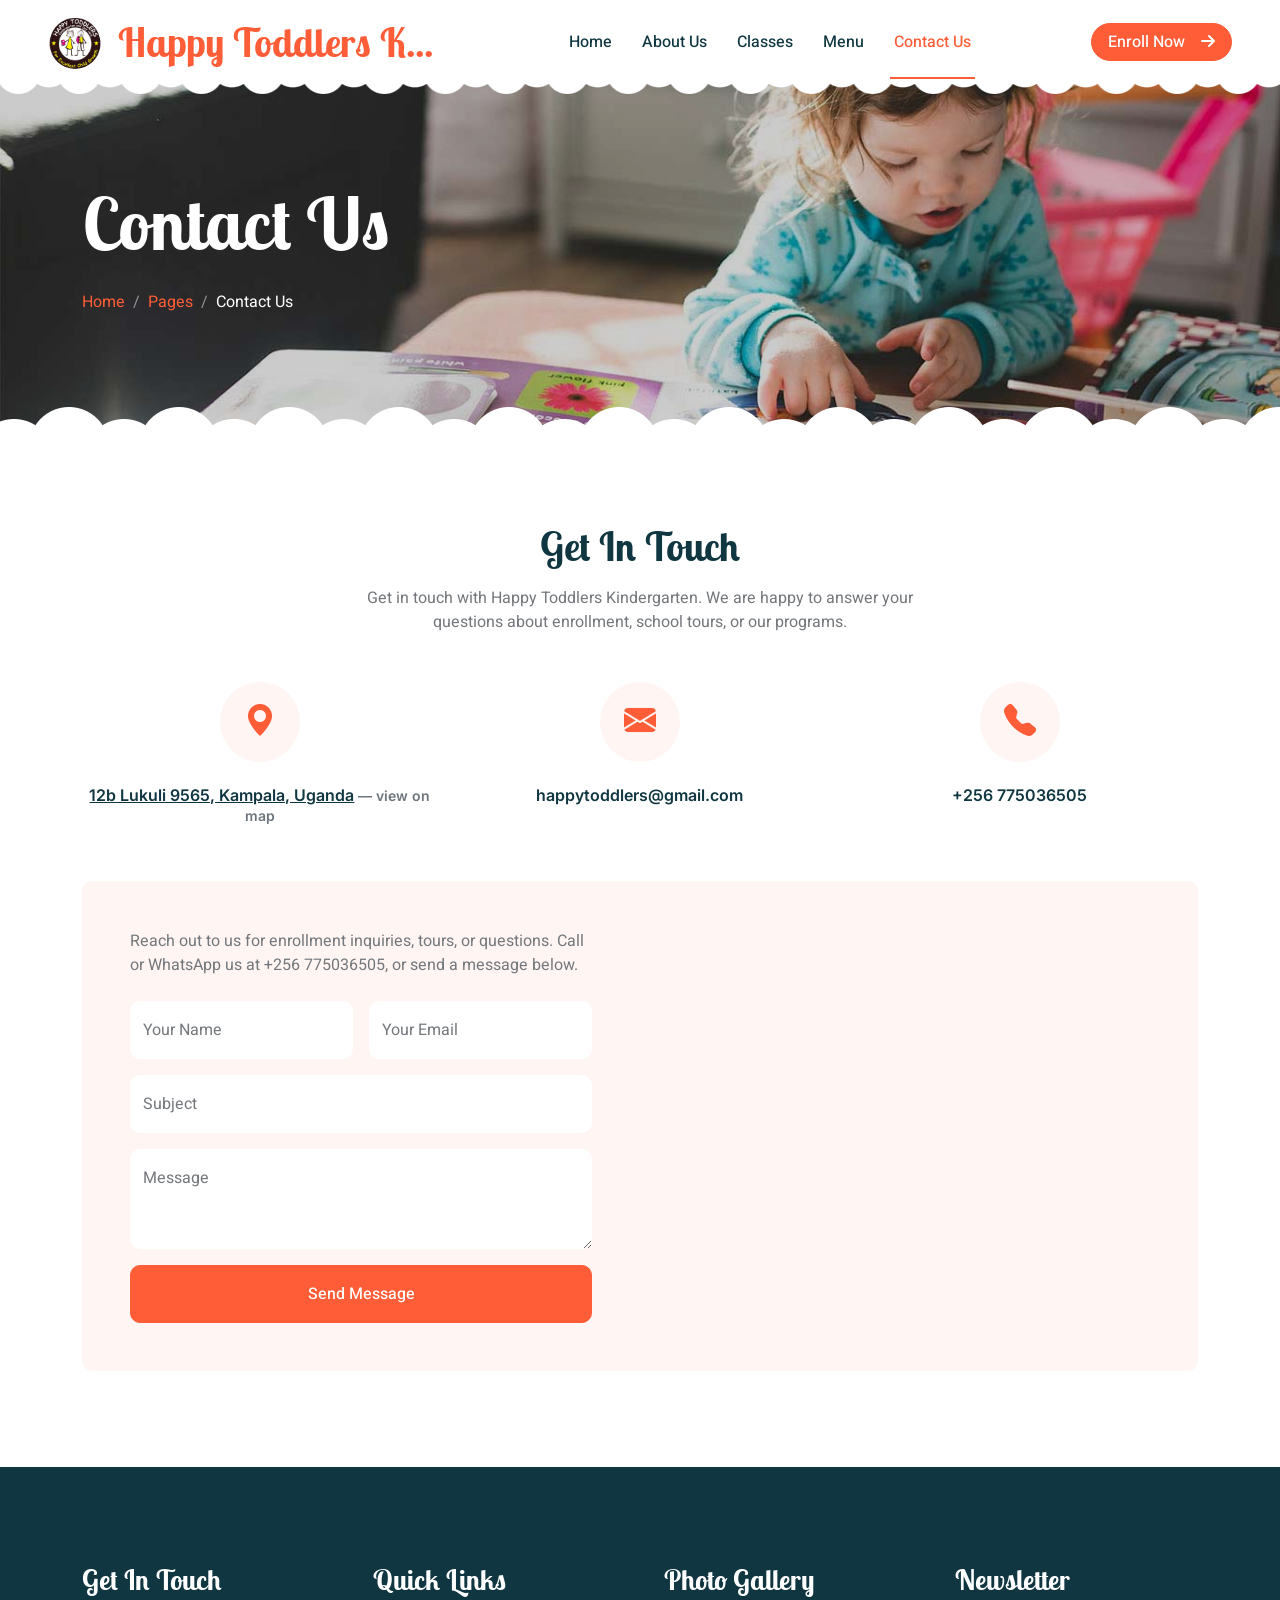
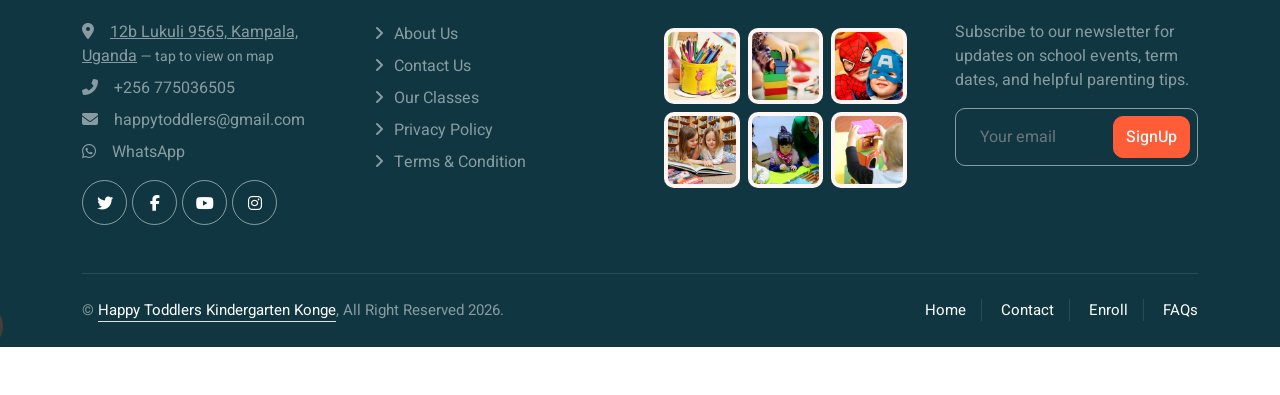
<file: contact.html>
<!DOCTYPE html>
<html lang="en">

<head>
    <meta charset="utf-8">
    <title>Contact Us - Happy Toddlers Kindergarten | Kampala, Uganda</title>
    <meta content="width=device-width, initial-scale=1.0" name="viewport">
    <meta content="" name="keywords">
    <meta content="" name="description">

    <!-- Favicon -->
    <link href="img/favicon.ico" rel="icon">

    <!-- Google Web Fonts -->
    <link rel="preconnect" href="https://fonts.googleapis.com">
    <link rel="preconnect" href="https://fonts.gstatic.com" crossorigin>
    <link href="https://fonts.googleapis.com/css2?family=Heebo:wght@400;500;600&family=Inter:wght@600&family=Lobster+Two:wght@700&display=swap" rel="stylesheet">
    
    <!-- Icon Font Stylesheet - Font Awesome 6 & Bootstrap Icons -->
    <link href="https://cdnjs.cloudflare.com/ajax/libs/font-awesome/6.5.1/css/all.min.css" rel="stylesheet">
    <link href="https://cdn.jsdelivr.net/npm/bootstrap-icons@1.11.3/font/bootstrap-icons.min.css" rel="stylesheet">

    <!-- Libraries Stylesheet -->
    <link href="lib/animate/animate.min.css" rel="stylesheet">
    <link href="lib/owlcarousel/assets/owl.carousel.min.css" rel="stylesheet">

    <!-- Customized Bootstrap Stylesheet -->
    <link href="css/bootstrap.min.css" rel="stylesheet">

    <!-- Template Stylesheet -->
    <link href="css/style.css" rel="stylesheet">
    <link href="css/modern-animations.css" rel="stylesheet">
</head>

<body>
    <div class="container-xxl bg-white p-0">
        <!-- Spinner Start -->
        <div id="spinner" class="show bg-white position-fixed translate-middle w-100 vh-100 top-50 start-50 d-flex align-items-center justify-content-center">
            <div class="spinner-border text-primary" style="width: 3rem; height: 3rem;" role="status">
                <span class="sr-only">Loading...</span>
            </div>
        </div>
        <!-- Spinner End -->


        <!-- Navbar Start -->
        <nav class="navbar navbar-expand-lg bg-white navbar-light sticky-top px-4 px-lg-5 py-lg-0">
            <a href="index.html" class="navbar-brand d-flex align-items-center">
                <img src="img/user.jpg" alt="Happy Toddlers Kindergarten" class="navbar-logo rounded-circle me-3 flex-shrink-0">
                <h1 class="m-0 text-primary">Happy Toddlers K...</h1>
            </a>
            <button type="button" class="navbar-toggler" data-bs-toggle="collapse" data-bs-target="#navbarCollapse">
                <span class="navbar-toggler-icon"></span>
            </button>
            <div class="collapse navbar-collapse" id="navbarCollapse">
                <div class="navbar-nav mx-auto">
                    <a href="index.html" class="nav-item nav-link">Home</a>
                    <a href="about.html" class="nav-item nav-link">About Us</a>
                    <a href="classes.html" class="nav-item nav-link">Classes</a>
                    <div class="nav-item dropdown">
                        <a href="#" class="nav-link dropdown-toggle" data-bs-toggle="dropdown">Menu</a>
                        <div class="dropdown-menu rounded-0 rounded-bottom border-0 m-0">
                            <a href="facility.html" class="dropdown-item">School Facilities</a>
                            <a href="team.html" class="dropdown-item">Popular Teachers</a>
                            <a href="call-to-action.html" class="dropdown-item">Become A Teacher</a>
                            <a href="appointment.html" class="dropdown-item">Make Appointment</a>
                            <a href="testimonial.html" class="dropdown-item">Testimonial</a>
                            <a href="404.html" class="dropdown-item">404 Error</a>
                        </div>
                    </div>
                    <a href="contact.html" class="nav-item nav-link active">Contact Us</a>
                </div>
                <a href="appointment.html" class="btn btn-primary rounded-pill px-3 d-none d-lg-block">Enroll Now<i class="fa-solid fa-arrow-right ms-3"></i></a>
            </div>
        </nav>
        <!-- Navbar End -->


        <!-- Page Header End -->
        <div class="container-xxl py-5 page-header position-relative mb-5">
            <div class="container py-5">
                <h1 class="display-2 text-white animated slideInDown mb-4">Contact Us</h1>
                <nav aria-label="breadcrumb animated slideInDown">
                    <ol class="breadcrumb">
                        <li class="breadcrumb-item"><a href="#">Home</a></li>
                        <li class="breadcrumb-item"><a href="#">Pages</a></li>
                        <li class="breadcrumb-item text-white active" aria-current="page">Contact Us</li>
                    </ol>
                </nav>
            </div>
        </div>
        <!-- Page Header End -->


        <!-- Contact Start -->
        <div class="container-xxl py-5">
            <div class="container">
                <div class="text-center mx-auto mb-5 wow fadeInUp" data-wow-delay="0.1s" style="max-width: 600px;">
                    <h1 class="mb-3">Get In Touch</h1>
                    <p>Get in touch with Happy Toddlers Kindergarten. We are happy to answer your questions about enrollment, school tours, or our programs.</p>
                </div>
                <div class="row g-4 mb-5">
                    <div class="col-md-6 col-lg-4 text-center wow fadeInUp" data-wow-delay="0.1s">
                        <div class="contact-icon-box bg-light rounded-circle d-inline-flex align-items-center justify-content-center mb-4" style="width: 80px; height: 80px;">
                            <i class="bi bi-geo-alt-fill fa-2x text-primary"></i>
                        </div>
                        <h6><a href="https://www.google.com/maps?q=0.267115,32.610747" target="_blank" rel="noopener noreferrer" class="text-dark text-decoration-underline">12b Lukuli 9565, Kampala, Uganda</a> <small class="text-muted">— view on map</small></h6>
                    </div>
                    <div class="col-md-6 col-lg-4 text-center wow fadeInUp" data-wow-delay="0.3s">
                        <div class="contact-icon-box bg-light rounded-circle d-inline-flex align-items-center justify-content-center mb-4" style="width: 80px; height: 80px;">
                            <i class="bi bi-envelope-fill fa-2x text-primary"></i>
                        </div>
                        <h6>happytoddlers@gmail.com</h6>
                    </div>
                    <div class="col-md-6 col-lg-4 text-center wow fadeInUp" data-wow-delay="0.5s">
                        <div class="contact-icon-box bg-light rounded-circle d-inline-flex align-items-center justify-content-center mb-4" style="width: 80px; height: 80px;">
                            <i class="bi bi-telephone-fill fa-2x text-primary"></i>
                        </div>
                        <h6>+256 775036505</h6>
                    </div>
                </div>
                <div class="bg-light rounded">
                    <div class="row g-0">
                        <div class="col-lg-6 wow fadeIn" data-wow-delay="0.1s">
                            <div class="h-100 d-flex flex-column justify-content-center p-5">
                                <p class="mb-4">Reach out to us for enrollment inquiries, tours, or questions. Call or WhatsApp us at +256 775036505, or send a message below.</p>
                                <form action="https://formspree.io/f/YOUR_CONTACT_FORM_ID" method="POST">
                                    <input type="hidden" name="_subject" value="New contact from Happy Toddlers website">
                                    <div class="row g-3">
                                        <div class="col-sm-6">
                                            <div class="form-floating">
                                                <input type="text" class="form-control border-0" id="name" name="name" placeholder="Your Name" required>
                                                <label for="name">Your Name</label>
                                            </div>
                                        </div>
                                        <div class="col-sm-6">
                                            <div class="form-floating">
                                                <input type="email" class="form-control border-0" id="email" name="email" placeholder="Your Email" required>
                                                <label for="email">Your Email</label>
                                            </div>
                                        </div>
                                        <div class="col-12">
                                            <div class="form-floating">
                                                <input type="text" class="form-control border-0" id="subject" name="subject" placeholder="Subject">
                                                <label for="subject">Subject</label>
                                            </div>
                                        </div>
                                        <div class="col-12">
                                            <div class="form-floating">
                                                <textarea class="form-control border-0" placeholder="Leave a message here" id="message" name="message" style="height: 100px"></textarea>
                                                <label for="message">Message</label>
                                            </div>
                                        </div>
                                        <div class="col-12">
                                            <button class="btn btn-primary w-100 py-3" type="submit">Send Message</button>
                                        </div>
                                    </div>
                                </form>
                            </div>
                        </div>
                        <div class="col-lg-6 wow fadeIn" data-wow-delay="0.5s" style="min-height: 400px;">
                            <div class="position-relative h-100">
                                <iframe src="https://maps.google.com/maps?q=0.267115,32.610747&z=17&output=embed" width="100%" height="480" style="border:0;" allowfullscreen="" loading="lazy"></iframe>
                            </div>
                        </div>
                    </div>
                </div>
            </div>
        </div>
        <!-- Contact End -->


        <!-- Footer Start -->
        <div class="container-fluid bg-dark text-white-50 footer pt-5 mt-5 wow fadeIn" data-wow-delay="0.1s">
            <div class="container py-5">
                <div class="row g-5">
                    <div class="col-lg-3 col-md-6">
                        <h3 class="text-white mb-4">Get In Touch</h3>
                        <p class="mb-2"><i class="fa fa-map-marker-alt me-3"></i><a href="https://www.google.com/maps?q=0.267115,32.610747" target="_blank" rel="noopener noreferrer" class="text-white-50 text-decoration-underline">12b Lukuli 9565, Kampala, Uganda</a> <small class="text-white-50">— tap to view on map</small></p>
                        <p class="mb-2"><i class="fa fa-phone-alt me-3"></i>+256 775036505</p>
                        <p class="mb-2"><i class="fa fa-envelope me-3"></i>happytoddlers@gmail.com</p>
                        <p class="mb-2"><i class="fab fa-whatsapp me-3"></i><a href="https://wa.me/256775036505" class="text-white-50" target="_blank">WhatsApp</a></p>
                        <div class="d-flex pt-2">
                            <a class="btn btn-outline-light btn-social" href="#"><i class="fab fa-twitter"></i></a>
                            <a class="btn btn-outline-light btn-social" href="#"><i class="fab fa-facebook-f"></i></a>
                            <a class="btn btn-outline-light btn-social" href="#"><i class="fab fa-youtube"></i></a>
                            <a class="btn btn-outline-light btn-social" href="#"><i class="fab fa-instagram"></i></a>
                        </div>
                    </div>
                    <div class="col-lg-3 col-md-6">
                        <h3 class="text-white mb-4">Quick Links</h3>
                        <a class="btn btn-link text-white-50" href="about.html">About Us</a>
                        <a class="btn btn-link text-white-50" href="contact.html">Contact Us</a>
                        <a class="btn btn-link text-white-50" href="classes.html">Our Classes</a>
                        <a class="btn btn-link text-white-50" href="">Privacy Policy</a>
                        <a class="btn btn-link text-white-50" href="">Terms & Condition</a>
                    </div>
                    <div class="col-lg-3 col-md-6">
                        <h3 class="text-white mb-4">Photo Gallery</h3>
                        <div class="row g-2 pt-2">
                            <div class="col-4">
                                <img class="img-fluid rounded bg-light p-1" src="img/classes-1.jpg" alt="">
                            </div>
                            <div class="col-4">
                                <img class="img-fluid rounded bg-light p-1" src="img/classes-2.jpg" alt="">
                            </div>
                            <div class="col-4">
                                <img class="img-fluid rounded bg-light p-1" src="img/classes-3.jpg" alt="">
                            </div>
                            <div class="col-4">
                                <img class="img-fluid rounded bg-light p-1" src="img/classes-4.jpg" alt="">
                            </div>
                            <div class="col-4">
                                <img class="img-fluid rounded bg-light p-1" src="img/classes-5.jpg" alt="">
                            </div>
                            <div class="col-4">
                                <img class="img-fluid rounded bg-light p-1" src="img/classes-6.jpg" alt="">
                            </div>
                        </div>
                    </div>
                    <div class="col-lg-3 col-md-6">
                        <h3 class="text-white mb-4">Newsletter</h3>
                        <p>Subscribe to our newsletter for updates on school events, term dates, and helpful parenting tips.</p>
                        <div class="position-relative mx-auto" style="max-width: 400px;">
                            <input class="form-control bg-transparent w-100 py-3 ps-4 pe-5" type="text" placeholder="Your email">
                            <button type="button" class="btn btn-primary py-2 position-absolute top-0 end-0 mt-2 me-2">SignUp</button>
                        </div>
                    </div>
                </div>
            </div>
            <div class="container">
                <div class="copyright">
                    <div class="row">
                        <div class="col-md-6 text-center text-md-start mb-3 mb-md-0">
                            &copy; <a class="border-bottom" href="index.html">Happy Toddlers Kindergarten Konge</a>, All Right Reserved 2026.
                        </div>
                        <div class="col-md-6 text-center text-md-end">
                            <div class="footer-menu">
                                <a href="index.html">Home</a>
                                <a href="contact.html">Contact</a>
                                <a href="appointment.html">Enroll</a>
                                <a href="contact.html">FAQs</a>
                            </div>
                        </div>
                    </div>
                </div>
            </div>
        </div>
        <!-- Footer End -->


        <!-- Back to Top -->
        <a href="#" class="btn btn-lg btn-primary btn-lg-square back-to-top"><i class="bi bi-arrow-up"></i></a>
    </div>

    <!-- JavaScript Libraries -->
    <script src="https://code.jquery.com/jquery-3.4.1.min.js"></script>
    <script src="https://cdn.jsdelivr.net/npm/bootstrap@5.0.0/dist/js/bootstrap.bundle.min.js"></script>
    <script src="lib/wow/wow.min.js"></script>
    <script src="lib/easing/easing.min.js"></script>
    <script src="lib/waypoints/waypoints.min.js"></script>
    <script src="lib/owlcarousel/owl.carousel.min.js"></script>

    <!-- Template Javascript -->
    <script src="js/main.js"></script>
</body>

</html>
</file>
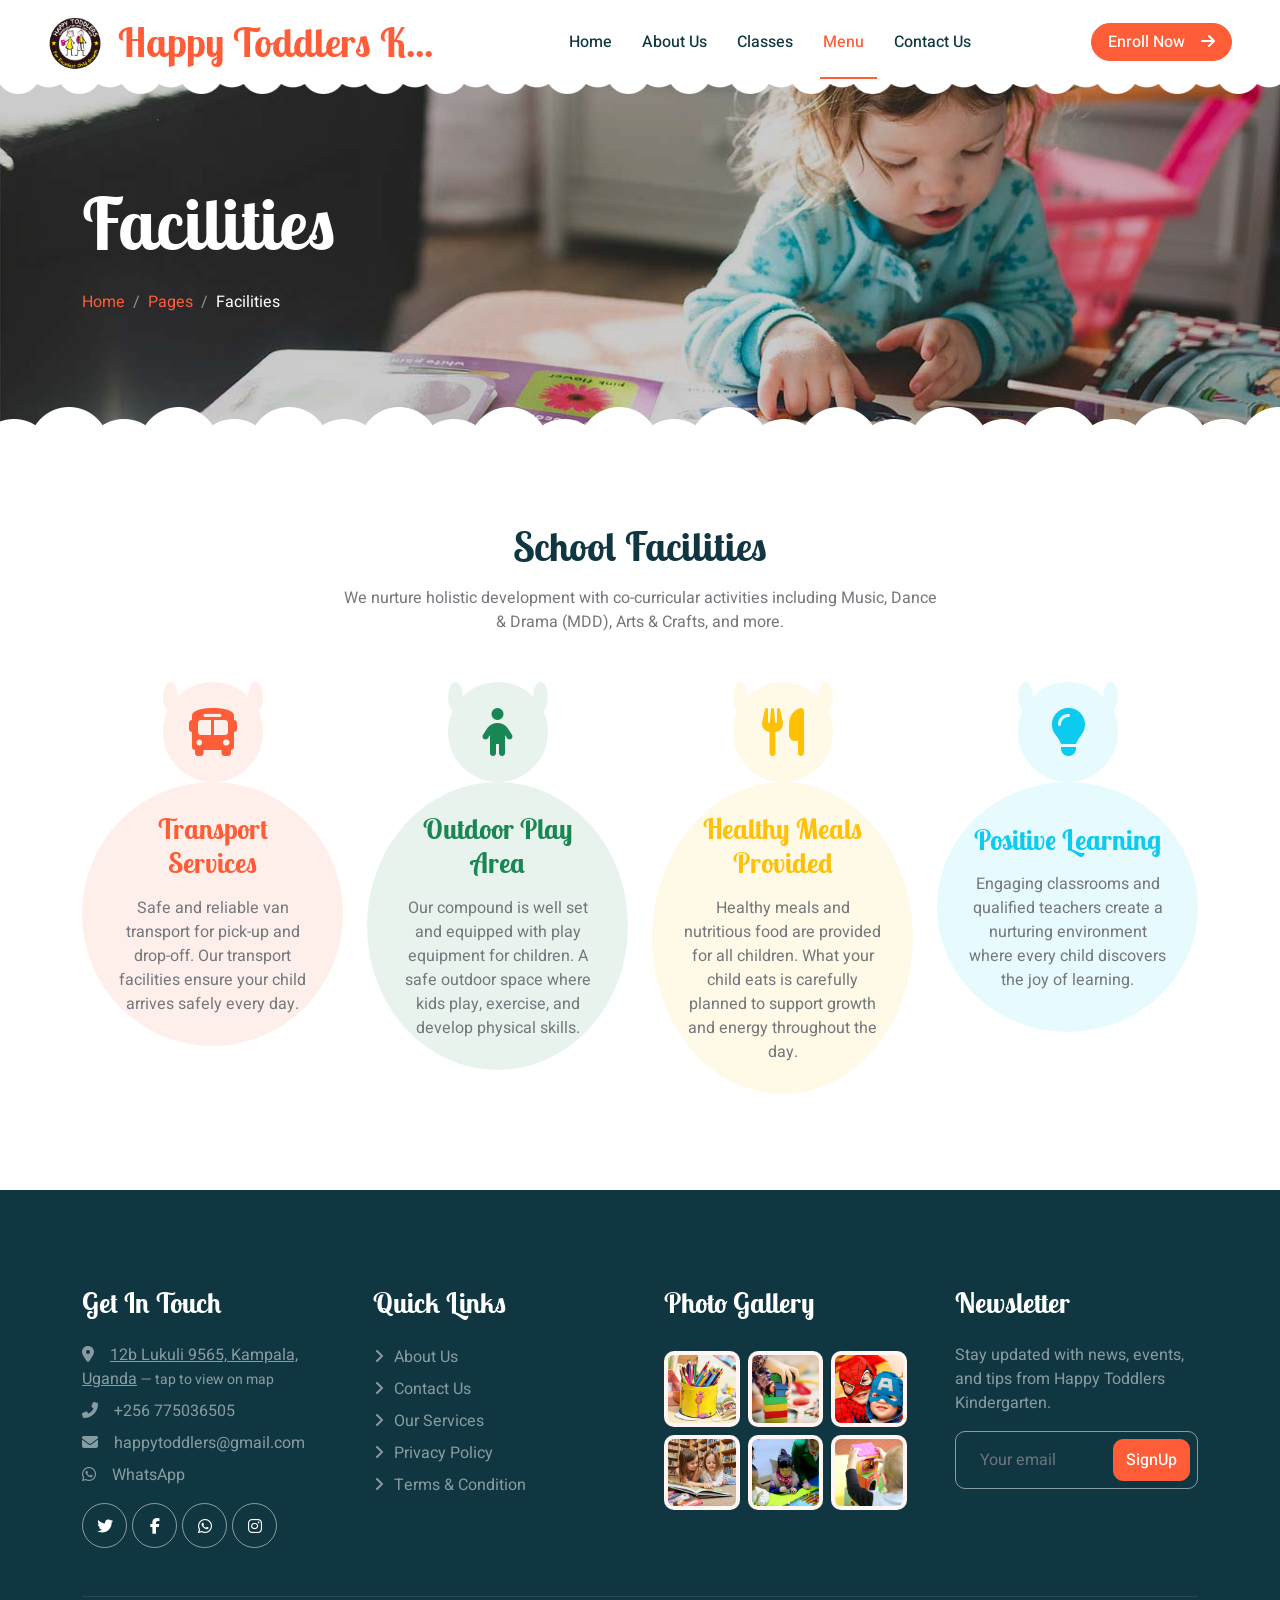
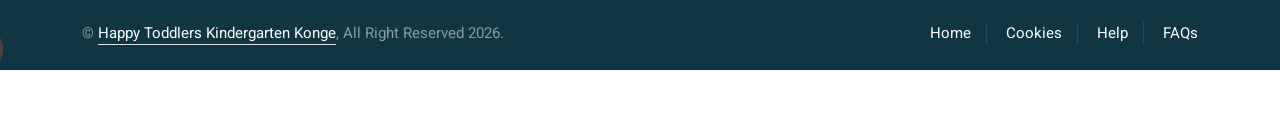
<file: facility.html>
<!DOCTYPE html>
<html lang="en">

<head>
    <meta charset="utf-8">
    <title>School Facilities - Happy Toddlers Kindergarten | Kampala, Uganda</title>
    <meta content="width=device-width, initial-scale=1.0" name="viewport">
    <meta content="" name="keywords">
    <meta content="" name="description">

    <!-- Favicon -->
    <link href="img/favicon.ico" rel="icon">

    <!-- Google Web Fonts -->
    <link rel="preconnect" href="https://fonts.googleapis.com">
    <link rel="preconnect" href="https://fonts.gstatic.com" crossorigin>
    <link href="https://fonts.googleapis.com/css2?family=Heebo:wght@400;500;600&family=Inter:wght@600&family=Lobster+Two:wght@700&display=swap" rel="stylesheet">
    
    <!-- Icon Font Stylesheet - Font Awesome 6 & Bootstrap Icons -->
    <link href="https://cdnjs.cloudflare.com/ajax/libs/font-awesome/6.5.1/css/all.min.css" rel="stylesheet">
    <link href="https://cdn.jsdelivr.net/npm/bootstrap-icons@1.11.3/font/bootstrap-icons.min.css" rel="stylesheet">

    <!-- Libraries Stylesheet -->
    <link href="lib/animate/animate.min.css" rel="stylesheet">
    <link href="lib/owlcarousel/assets/owl.carousel.min.css" rel="stylesheet">

    <!-- Customized Bootstrap Stylesheet -->
    <link href="css/bootstrap.min.css" rel="stylesheet">

    <!-- Template Stylesheet -->
    <link href="css/style.css" rel="stylesheet">
    <link href="css/modern-animations.css" rel="stylesheet">
</head>

<body>
    <div class="container-xxl bg-white p-0">
        <!-- Spinner Start -->
        <div id="spinner" class="show bg-white position-fixed translate-middle w-100 vh-100 top-50 start-50 d-flex align-items-center justify-content-center">
            <div class="spinner-border text-primary" style="width: 3rem; height: 3rem;" role="status">
                <span class="sr-only">Loading...</span>
            </div>
        </div>
        <!-- Spinner End -->


        <!-- Navbar Start -->
        <nav class="navbar navbar-expand-lg bg-white navbar-light sticky-top px-4 px-lg-5 py-lg-0">
            <a href="index.html" class="navbar-brand d-flex align-items-center">
                <img src="img/user.jpg" alt="Happy Toddlers Kindergarten" class="navbar-logo rounded-circle me-3 flex-shrink-0">
                <h1 class="m-0 text-primary">Happy Toddlers K...</h1>
            </a>
            <button type="button" class="navbar-toggler" data-bs-toggle="collapse" data-bs-target="#navbarCollapse">
                <span class="navbar-toggler-icon"></span>
            </button>
            <div class="collapse navbar-collapse" id="navbarCollapse">
                <div class="navbar-nav mx-auto">
                    <a href="index.html" class="nav-item nav-link">Home</a>
                    <a href="about.html" class="nav-item nav-link">About Us</a>
                    <a href="classes.html" class="nav-item nav-link">Classes</a>
                    <div class="nav-item dropdown">
                        <a href="#" class="nav-link dropdown-toggle active" data-bs-toggle="dropdown">Menu</a>
                        <div class="dropdown-menu rounded-0 rounded-bottom border-0 shadow-sm m-0">
                            <a href="facility.html" class="dropdown-item active">School Facilities</a>
                            <a href="team.html" class="dropdown-item">Popular Teachers</a>
                            <a href="call-to-action.html" class="dropdown-item">Become A Teacher</a>
                            <a href="appointment.html" class="dropdown-item">Make Appointment</a>
                            <a href="testimonial.html" class="dropdown-item">Testimonial</a>
                            <a href="404.html" class="dropdown-item">404 Error</a>
                        </div>
                    </div>
                    <a href="contact.html" class="nav-item nav-link">Contact Us</a>
                </div>
                <a href="appointment.html" class="btn btn-primary rounded-pill px-3 d-none d-lg-block">Enroll Now<i class="fa-solid fa-arrow-right ms-3"></i></a>
            </div>
        </nav>
        <!-- Navbar End -->


        <!-- Page Header End -->
        <div class="container-xxl py-5 page-header position-relative mb-5">
            <div class="container py-5">
                <h1 class="display-2 text-white animated slideInDown mb-4">Facilities</h1>
                <nav aria-label="breadcrumb animated slideInDown">
                    <ol class="breadcrumb">
                        <li class="breadcrumb-item"><a href="#">Home</a></li>
                        <li class="breadcrumb-item"><a href="#">Pages</a></li>
                        <li class="breadcrumb-item text-white active" aria-current="page">Facilities</li>
                    </ol>
                </nav>
            </div>
        </div>
        <!-- Page Header End -->


        <!-- Facilities Start -->
        <div class="container-xxl py-5">
            <div class="container">
                <div class="text-center mx-auto mb-5 wow fadeInUp" data-wow-delay="0.1s" style="max-width: 600px;">
                    <h1 class="mb-3">School Facilities</h1>
                    <p>We nurture holistic development with co-curricular activities including Music, Dance & Drama (MDD), Arts & Crafts, and more.</p>
                </div>
                <div class="row g-4">
                    <div class="col-lg-3 col-sm-6 wow fadeInUp" data-wow-delay="0.1s">
                        <div class="facility-item">
                            <div class="facility-icon bg-primary">
                                <span class="bg-primary"></span>
                                <i class="fa-solid fa-bus fa-3x text-primary"></i>
                                <span class="bg-primary"></span>
                            </div>
                            <div class="facility-text bg-primary">
                                <h3 class="text-primary mb-3">Transport Services</h3>
                                <p class="mb-0">Safe and reliable van transport for pick-up and drop-off. Our transport facilities ensure your child arrives safely every day.</p>
                            </div>
                        </div>
                    </div>
                    <div class="col-lg-3 col-sm-6 wow fadeInUp" data-wow-delay="0.3s">
                        <div class="facility-item">
                            <div class="facility-icon bg-success">
                                <span class="bg-success"></span>
                                <i class="fa-solid fa-child fa-3x text-success"></i>
                                <span class="bg-success"></span>
                            </div>
                            <div class="facility-text bg-success">
                                <h3 class="text-success mb-3">Outdoor Play Area</h3>
                                <p class="mb-0">Our compound is well set and equipped with play equipment for children. A safe outdoor space where kids play, exercise, and develop physical skills.</p>
                            </div>
                        </div>
                    </div>
                    <div class="col-lg-3 col-sm-6 wow fadeInUp" data-wow-delay="0.5s">
                        <div class="facility-item">
                            <div class="facility-icon bg-warning">
                                <span class="bg-warning"></span>
                                <i class="fa-solid fa-utensils fa-3x text-warning"></i>
                                <span class="bg-warning"></span>
                            </div>
                            <div class="facility-text bg-warning">
                                <h3 class="text-warning mb-3">Healthy Meals Provided</h3>
                                <p class="mb-0">Healthy meals and nutritious food are provided for all children. What your child eats is carefully planned to support growth and energy throughout the day.</p>
                            </div>
                        </div>
                    </div>
                    <div class="col-lg-3 col-sm-6 wow fadeInUp" data-wow-delay="0.7s">
                        <div class="facility-item">
                            <div class="facility-icon bg-info">
                                <span class="bg-info"></span>
                                <i class="fa-solid fa-lightbulb fa-3x text-info"></i>
                                <span class="bg-info"></span>
                            </div>
                            <div class="facility-text bg-info">
                                <h3 class="text-info mb-3">Positive Learning</h3>
                                <p class="mb-0">Engaging classrooms and qualified teachers create a nurturing environment where every child discovers the joy of learning.</p>
                            </div>
                        </div>
                    </div>
                </div>
            </div>
        </div>
        <!-- Facilities End -->


        <!-- Footer Start -->
        <div class="container-fluid bg-dark text-white-50 footer pt-5 mt-5 wow fadeIn" data-wow-delay="0.1s">
            <div class="container py-5">
                <div class="row g-5">
                    <div class="col-lg-3 col-md-6">
                        <h3 class="text-white mb-4">Get In Touch</h3>
                        <p class="mb-2"><i class="fa fa-map-marker-alt me-3"></i><a href="https://www.google.com/maps?q=0.267115,32.610747" target="_blank" rel="noopener noreferrer" class="text-white-50 text-decoration-underline">12b Lukuli 9565, Kampala, Uganda</a> <small class="text-white-50">— tap to view on map</small></p>
                        <p class="mb-2"><i class="fa fa-phone-alt me-3"></i>+256 775036505</p>
                        <p class="mb-2"><i class="fa fa-envelope me-3"></i>happytoddlers@gmail.com</p>
                        <p class="mb-2"><i class="fab fa-whatsapp me-3"></i><a href="https://wa.me/256775036505" class="text-white-50">WhatsApp</a></p>
                        <div class="d-flex pt-2">
                            <a class="btn btn-outline-light btn-social" href="#"><i class="fab fa-twitter"></i></a>
                            <a class="btn btn-outline-light btn-social" href="#"><i class="fab fa-facebook-f"></i></a>
                            <a class="btn btn-outline-light btn-social" href="https://wa.me/256775036505"><i class="fab fa-whatsapp"></i></a>
                            <a class="btn btn-outline-light btn-social" href="#"><i class="fab fa-instagram"></i></a>
                        </div>
                    </div>
                    <div class="col-lg-3 col-md-6">
                        <h3 class="text-white mb-4">Quick Links</h3>
                        <a class="btn btn-link text-white-50" href="about.html">About Us</a>
                        <a class="btn btn-link text-white-50" href="contact.html">Contact Us</a>
                        <a class="btn btn-link text-white-50" href="">Our Services</a>
                        <a class="btn btn-link text-white-50" href="">Privacy Policy</a>
                        <a class="btn btn-link text-white-50" href="">Terms & Condition</a>
                    </div>
                    <div class="col-lg-3 col-md-6">
                        <h3 class="text-white mb-4">Photo Gallery</h3>
                        <div class="row g-2 pt-2">
                            <div class="col-4">
                                <img class="img-fluid rounded bg-light p-1" src="img/classes-1.jpg" alt="">
                            </div>
                            <div class="col-4">
                                <img class="img-fluid rounded bg-light p-1" src="img/classes-2.jpg" alt="">
                            </div>
                            <div class="col-4">
                                <img class="img-fluid rounded bg-light p-1" src="img/classes-3.jpg" alt="">
                            </div>
                            <div class="col-4">
                                <img class="img-fluid rounded bg-light p-1" src="img/classes-4.jpg" alt="">
                            </div>
                            <div class="col-4">
                                <img class="img-fluid rounded bg-light p-1" src="img/classes-5.jpg" alt="">
                            </div>
                            <div class="col-4">
                                <img class="img-fluid rounded bg-light p-1" src="img/classes-6.jpg" alt="">
                            </div>
                        </div>
                    </div>
                    <div class="col-lg-3 col-md-6">
                        <h3 class="text-white mb-4">Newsletter</h3>
                        <p>Stay updated with news, events, and tips from Happy Toddlers Kindergarten.</p>
                        <div class="position-relative mx-auto" style="max-width: 400px;">
                            <input class="form-control bg-transparent w-100 py-3 ps-4 pe-5" type="text" placeholder="Your email">
                            <button type="button" class="btn btn-primary py-2 position-absolute top-0 end-0 mt-2 me-2">SignUp</button>
                        </div>
                    </div>
                </div>
            </div>
            <div class="container">
                <div class="copyright">
                    <div class="row">
                        <div class="col-md-6 text-center text-md-start mb-3 mb-md-0">
                            &copy; <a class="border-bottom" href="index.html">Happy Toddlers Kindergarten Konge</a>, All Right Reserved 2026.
                        </div>
                        <div class="col-md-6 text-center text-md-end">
                            <div class="footer-menu">
                                <a href="">Home</a>
                                <a href="">Cookies</a>
                                <a href="">Help</a>
                                <a href="contact.html">FAQs</a>
                            </div>
                        </div>
                    </div>
                </div>
            </div>
        </div>
        <!-- Footer End -->


        <!-- Back to Top -->
        <a href="#" class="btn btn-lg btn-primary btn-lg-square back-to-top"><i class="bi bi-arrow-up"></i></a>
    </div>

    <!-- JavaScript Libraries -->
    <script src="https://code.jquery.com/jquery-3.4.1.min.js"></script>
    <script src="https://cdn.jsdelivr.net/npm/bootstrap@5.0.0/dist/js/bootstrap.bundle.min.js"></script>
    <script src="lib/wow/wow.min.js"></script>
    <script src="lib/easing/easing.min.js"></script>
    <script src="lib/waypoints/waypoints.min.js"></script>
    <script src="lib/owlcarousel/owl.carousel.min.js"></script>

    <!-- Template Javascript -->
    <script src="js/main.js"></script>
</body>

</html>
</file>
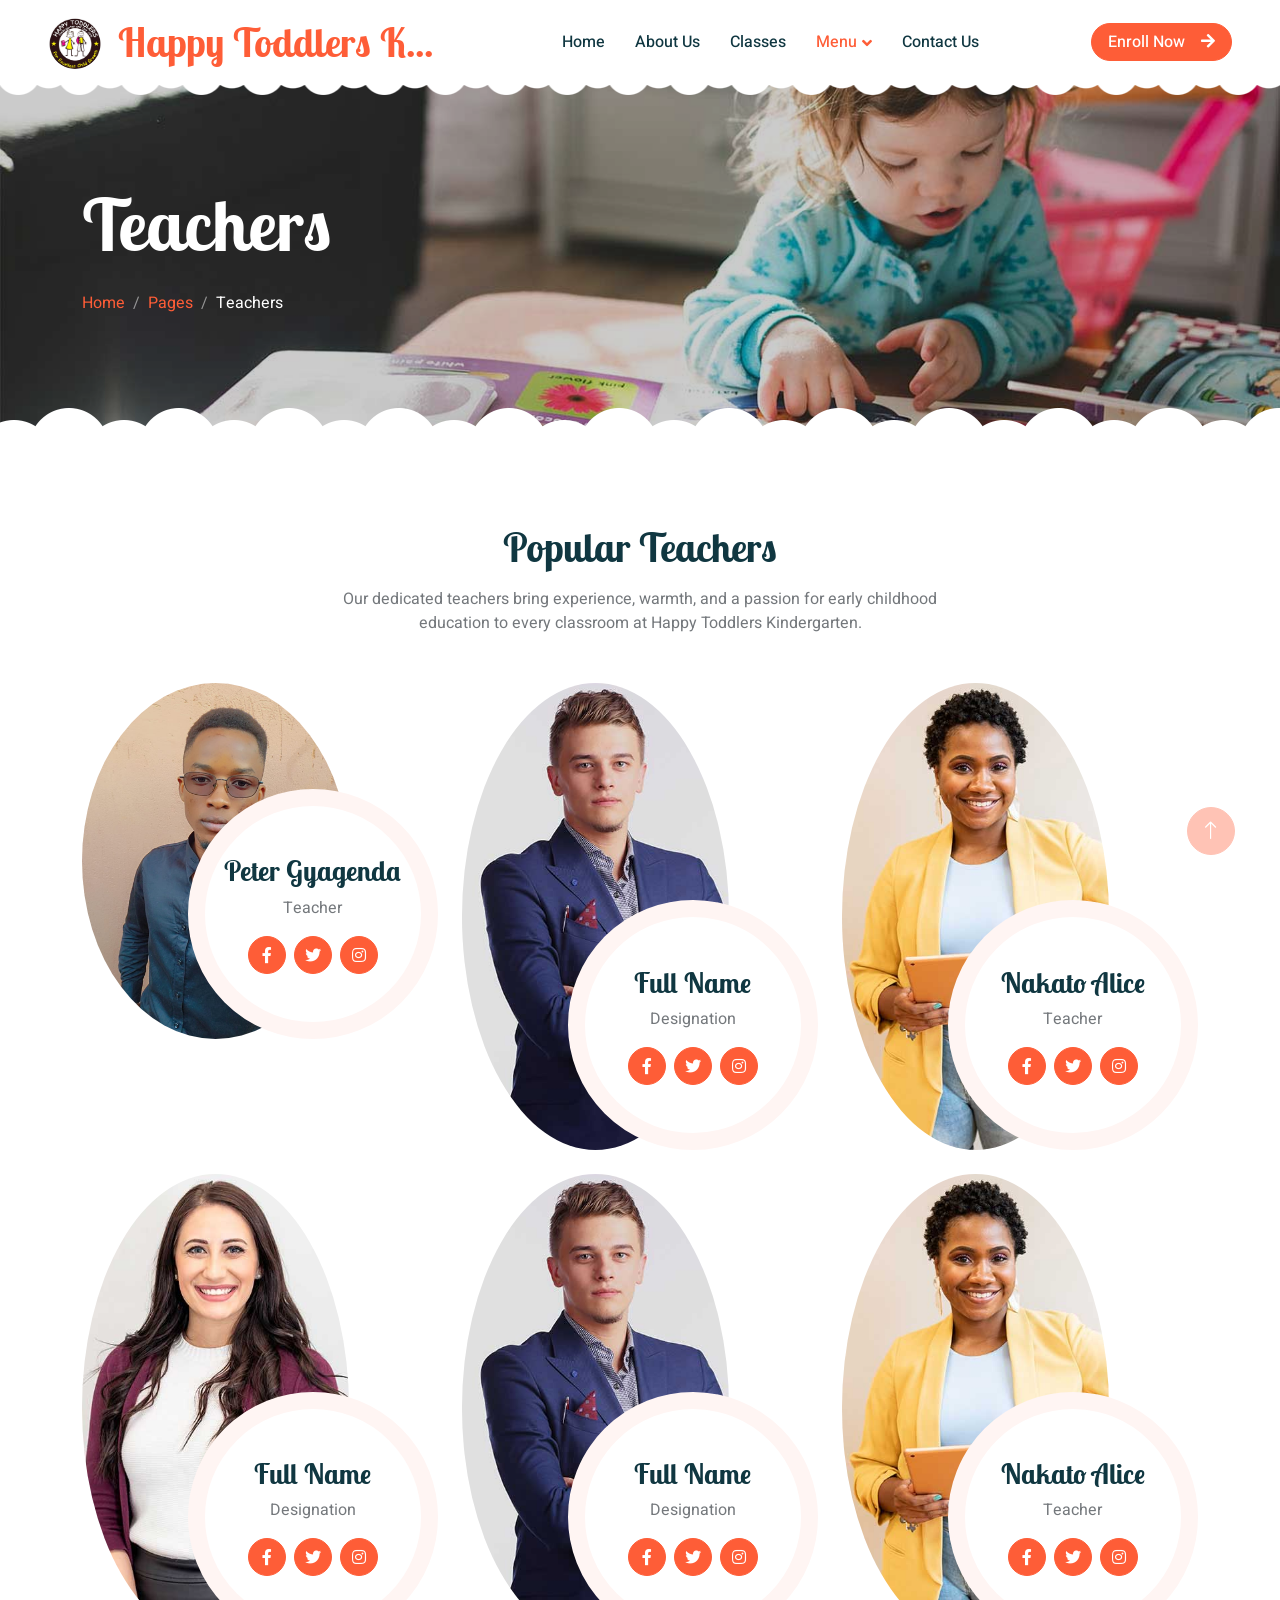
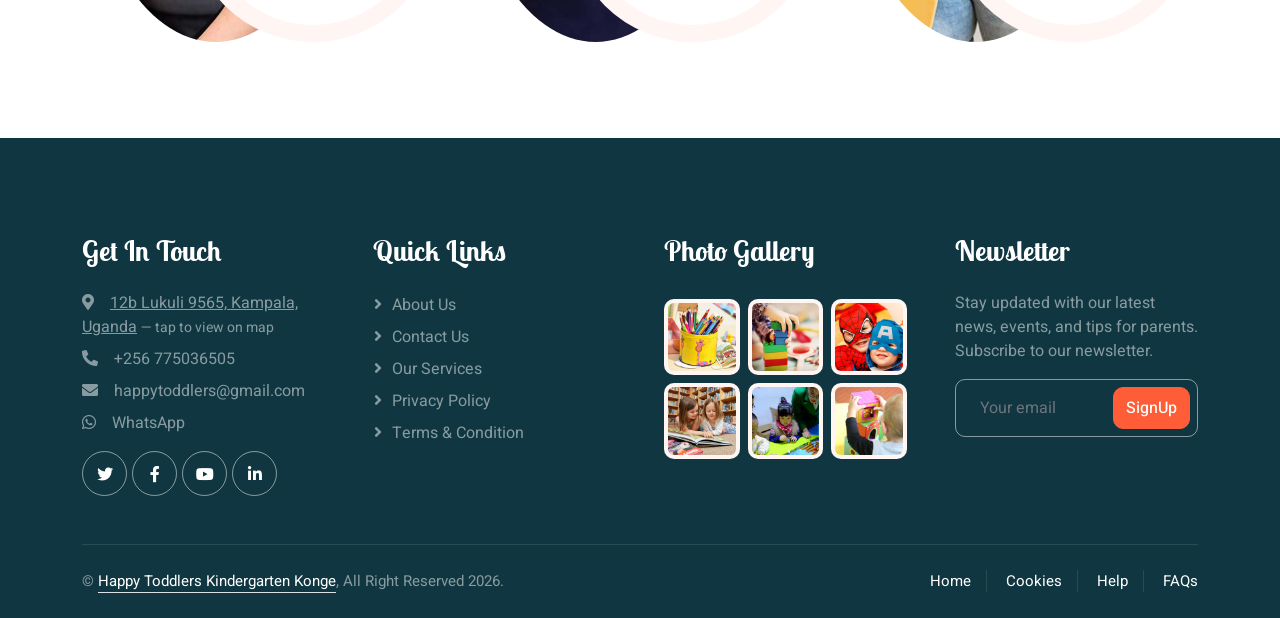
<file: team.html>
<!DOCTYPE html>
<html lang="en">

<head>
    <meta charset="utf-8">
    <title>Our Teachers - Happy Toddlers Kindergarten | Kampala, Uganda</title>
    <meta content="width=device-width, initial-scale=1.0" name="viewport">
    <meta content="" name="keywords">
    <meta content="" name="description">

    <!-- Favicon -->
    <link href="img/favicon.ico" rel="icon">

    <!-- Google Web Fonts -->
    <link rel="preconnect" href="https://fonts.googleapis.com">
    <link rel="preconnect" href="https://fonts.gstatic.com" crossorigin>
    <link href="https://fonts.googleapis.com/css2?family=Heebo:wght@400;500;600&family=Inter:wght@600&family=Lobster+Two:wght@700&display=swap" rel="stylesheet">
    
    <!-- Icon Font Stylesheet -->
    <link href="https://cdnjs.cloudflare.com/ajax/libs/font-awesome/5.10.0/css/all.min.css" rel="stylesheet">
    <link href="https://cdn.jsdelivr.net/npm/bootstrap-icons@1.4.1/font/bootstrap-icons.css" rel="stylesheet">

    <!-- Libraries Stylesheet -->
    <link href="lib/animate/animate.min.css" rel="stylesheet">
    <link href="lib/owlcarousel/assets/owl.carousel.min.css" rel="stylesheet">

    <!-- Customized Bootstrap Stylesheet -->
    <link href="css/bootstrap.min.css" rel="stylesheet">

    <!-- Template Stylesheet -->
    <link href="css/style.css" rel="stylesheet">
</head>

<body>
    <div class="container-xxl bg-white p-0">
        <!-- Spinner Start -->
        <div id="spinner" class="show bg-white position-fixed translate-middle w-100 vh-100 top-50 start-50 d-flex align-items-center justify-content-center">
            <div class="spinner-border text-primary" style="width: 3rem; height: 3rem;" role="status">
                <span class="sr-only">Loading...</span>
            </div>
        </div>
        <!-- Spinner End -->


        <!-- Navbar Start -->
        <nav class="navbar navbar-expand-lg bg-white navbar-light sticky-top px-4 px-lg-5 py-lg-0">
            <a href="index.html" class="navbar-brand d-flex align-items-center">
                <img src="img/user.jpg" alt="Happy Toddlers Kindergarten" class="navbar-logo rounded-circle me-3 flex-shrink-0">
                <h1 class="m-0 text-primary">Happy Toddlers K...</h1>
            </a>
            <button type="button" class="navbar-toggler" data-bs-toggle="collapse" data-bs-target="#navbarCollapse">
                <span class="navbar-toggler-icon"></span>
            </button>
            <div class="collapse navbar-collapse" id="navbarCollapse">
                <div class="navbar-nav mx-auto">
                    <a href="index.html" class="nav-item nav-link">Home</a>
                    <a href="about.html" class="nav-item nav-link">About Us</a>
                    <a href="classes.html" class="nav-item nav-link">Classes</a>
                    <div class="nav-item dropdown">
                        <a href="#" class="nav-link dropdown-toggle active" data-bs-toggle="dropdown">Menu</a>
                        <div class="dropdown-menu rounded-0 rounded-bottom border-0 shadow-sm m-0">
                            <a href="facility.html" class="dropdown-item">School Facilities</a>
                            <a href="team.html" class="dropdown-item active">Popular Teachers</a>
                            <a href="call-to-action.html" class="dropdown-item">Become A Teacher</a>
                            <a href="appointment.html" class="dropdown-item">Make Appointment</a>
                            <a href="testimonial.html" class="dropdown-item">Testimonial</a>
                            <a href="404.html" class="dropdown-item">404 Error</a>
                        </div>
                    </div>
                    <a href="contact.html" class="nav-item nav-link">Contact Us</a>
                </div>
                <a href="appointment.html" class="btn btn-primary rounded-pill px-3 d-none d-lg-block">Enroll Now<i class="fa fa-arrow-right ms-3"></i></a>
            </div>
        </nav>
        <!-- Navbar End -->


        <!-- Page Header End -->
        <div class="container-xxl py-5 page-header position-relative mb-5">
            <div class="container py-5">
                <h1 class="display-2 text-white animated slideInDown mb-4">Teachers</h1>
                <nav aria-label="breadcrumb animated slideInDown">
                    <ol class="breadcrumb">
                        <li class="breadcrumb-item"><a href="#">Home</a></li>
                        <li class="breadcrumb-item"><a href="#">Pages</a></li>
                        <li class="breadcrumb-item text-white active" aria-current="page">Teachers</li>
                    </ol>
                </nav>
            </div>
        </div>
        <!-- Page Header End -->


        <!-- Team Start -->
        <div class="container-xxl py-5">
            <div class="container">
                <div class="text-center mx-auto mb-5 wow fadeInUp" data-wow-delay="0.1s" style="max-width: 600px;">
                    <h1 class="mb-3">Popular Teachers</h1>
                    <p>Our dedicated teachers bring experience, warmth, and a passion for early childhood education to every classroom at Happy Toddlers Kindergarten.</p>
                </div>
                <div class="row g-4">
                    <div class="col-lg-4 col-md-6 wow fadeInUp" data-wow-delay="0.1s">
                        <div class="team-item position-relative">
                            <img class="img-fluid rounded-circle w-75" src="img/peter.jpg" alt="Peter Gyagenda">
                            <div class="team-text">
                                <h3>Peter Gyagenda</h3>
                                <p>Teacher</p>
                                <div class="d-flex align-items-center">
                                    <a class="btn btn-square btn-primary mx-1" href="#"><i class="fab fa-facebook-f"></i></a>
                                    <a class="btn btn-square btn-primary  mx-1" href="#"><i class="fab fa-twitter"></i></a>
                                    <a class="btn btn-square btn-primary  mx-1" href="#"><i class="fab fa-instagram"></i></a>
                                </div>
                            </div>
                        </div>
                    </div>
                    <div class="col-lg-4 col-md-6 wow fadeInUp" data-wow-delay="0.3s">
                        <div class="team-item position-relative">
                            <img class="img-fluid rounded-circle w-75" src="img/team-2.jpg" alt="">
                            <div class="team-text">
                                <h3>Full Name</h3>
                                <p>Designation</p>
                                <div class="d-flex align-items-center">
                                    <a class="btn btn-square btn-primary mx-1" href="#"><i class="fab fa-facebook-f"></i></a>
                                    <a class="btn btn-square btn-primary  mx-1" href="#"><i class="fab fa-twitter"></i></a>
                                    <a class="btn btn-square btn-primary  mx-1" href="#"><i class="fab fa-instagram"></i></a>
                                </div>
                            </div>
                        </div>
                    </div>
                    <div class="col-lg-4 col-md-6 wow fadeInUp" data-wow-delay="0.5s">
                        <div class="team-item position-relative">
                            <img class="img-fluid rounded-circle w-75" src="img/team-3.jpg" alt="">
                            <div class="team-text">
                                <h3>Nakato Alice</h3>
                                <p>Teacher</p>
                                <div class="d-flex align-items-center">
                                    <a class="btn btn-square btn-primary mx-1" href="#"><i class="fab fa-facebook-f"></i></a>
                                    <a class="btn btn-square btn-primary mx-1" href="#"><i class="fab fa-twitter"></i></a>
                                    <a class="btn btn-square btn-primary mx-1" href="#"><i class="fab fa-instagram"></i></a>
                                </div>
                            </div>
                        </div>
                    </div>
                    <div class="col-lg-4 col-md-6 wow fadeInUp" data-wow-delay="0.1s">
                        <div class="team-item position-relative">
                            <img class="img-fluid rounded-circle w-75" src="img/team-1.jpg" alt="">
                            <div class="team-text">
                                <h3>Full Name</h3>
                                <p>Designation</p>
                                <div class="d-flex align-items-center">
                                    <a class="btn btn-square btn-primary mx-1" href="#"><i class="fab fa-facebook-f"></i></a>
                                    <a class="btn btn-square btn-primary  mx-1" href="#"><i class="fab fa-twitter"></i></a>
                                    <a class="btn btn-square btn-primary  mx-1" href="#"><i class="fab fa-instagram"></i></a>
                                </div>
                            </div>
                        </div>
                    </div>
                    <div class="col-lg-4 col-md-6 wow fadeInUp" data-wow-delay="0.3s">
                        <div class="team-item position-relative">
                            <img class="img-fluid rounded-circle w-75" src="img/team-2.jpg" alt="">
                            <div class="team-text">
                                <h3>Full Name</h3>
                                <p>Designation</p>
                                <div class="d-flex align-items-center">
                                    <a class="btn btn-square btn-primary mx-1" href="#"><i class="fab fa-facebook-f"></i></a>
                                    <a class="btn btn-square btn-primary  mx-1" href="#"><i class="fab fa-twitter"></i></a>
                                    <a class="btn btn-square btn-primary  mx-1" href="#"><i class="fab fa-instagram"></i></a>
                                </div>
                            </div>
                        </div>
                    </div>
                    <div class="col-lg-4 col-md-6 wow fadeInUp" data-wow-delay="0.5s">
                        <div class="team-item position-relative">
                            <img class="img-fluid rounded-circle w-75" src="img/team-3.jpg" alt="">
                            <div class="team-text">
                                <h3>Nakato Alice</h3>
                                <p>Teacher</p>
                                <div class="d-flex align-items-center">
                                    <a class="btn btn-square btn-primary mx-1" href="#"><i class="fab fa-facebook-f"></i></a>
                                    <a class="btn btn-square btn-primary  mx-1" href="#"><i class="fab fa-twitter"></i></a>
                                    <a class="btn btn-square btn-primary  mx-1" href="#"><i class="fab fa-instagram"></i></a>
                                </div>
                            </div>
                        </div>
                    </div>
                </div>
            </div>
        </div>
        <!-- Team End -->


        <!-- Footer Start -->
        <div class="container-fluid bg-dark text-white-50 footer pt-5 mt-5 wow fadeIn" data-wow-delay="0.1s">
            <div class="container py-5">
                <div class="row g-5">
                    <div class="col-lg-3 col-md-6">
                        <h3 class="text-white mb-4">Get In Touch</h3>
                        <p class="mb-2"><i class="fa fa-map-marker-alt me-3"></i><a href="https://www.google.com/maps?q=0.267115,32.610747" target="_blank" rel="noopener noreferrer" class="text-white-50 text-decoration-underline">12b Lukuli 9565, Kampala, Uganda</a> <small class="text-white-50">— tap to view on map</small></p>
                        <p class="mb-2"><i class="fa fa-phone-alt me-3"></i>+256 775036505</p>
                        <p class="mb-2"><i class="fa fa-envelope me-3"></i>happytoddlers@gmail.com</p>
                        <p class="mb-2"><i class="fab fa-whatsapp me-3"></i><a href="https://wa.me/256775036505" class="text-white-50" target="_blank">WhatsApp</a></p>
                        <div class="d-flex pt-2">
                            <a class="btn btn-outline-light btn-social" href="#"><i class="fab fa-twitter"></i></a>
                            <a class="btn btn-outline-light btn-social" href="#"><i class="fab fa-facebook-f"></i></a>
                            <a class="btn btn-outline-light btn-social" href="#"><i class="fab fa-youtube"></i></a>
                            <a class="btn btn-outline-light btn-social" href="#"><i class="fab fa-linkedin-in"></i></a>
                        </div>
                    </div>
                    <div class="col-lg-3 col-md-6">
                        <h3 class="text-white mb-4">Quick Links</h3>
                        <a class="btn btn-link text-white-50" href="">About Us</a>
                        <a class="btn btn-link text-white-50" href="">Contact Us</a>
                        <a class="btn btn-link text-white-50" href="">Our Services</a>
                        <a class="btn btn-link text-white-50" href="">Privacy Policy</a>
                        <a class="btn btn-link text-white-50" href="">Terms & Condition</a>
                    </div>
                    <div class="col-lg-3 col-md-6">
                        <h3 class="text-white mb-4">Photo Gallery</h3>
                        <div class="row g-2 pt-2">
                            <div class="col-4">
                                <img class="img-fluid rounded bg-light p-1" src="img/classes-1.jpg" alt="">
                            </div>
                            <div class="col-4">
                                <img class="img-fluid rounded bg-light p-1" src="img/classes-2.jpg" alt="">
                            </div>
                            <div class="col-4">
                                <img class="img-fluid rounded bg-light p-1" src="img/classes-3.jpg" alt="">
                            </div>
                            <div class="col-4">
                                <img class="img-fluid rounded bg-light p-1" src="img/classes-4.jpg" alt="">
                            </div>
                            <div class="col-4">
                                <img class="img-fluid rounded bg-light p-1" src="img/classes-5.jpg" alt="">
                            </div>
                            <div class="col-4">
                                <img class="img-fluid rounded bg-light p-1" src="img/classes-6.jpg" alt="">
                            </div>
                        </div>
                    </div>
                    <div class="col-lg-3 col-md-6">
                        <h3 class="text-white mb-4">Newsletter</h3>
                        <p>Stay updated with our latest news, events, and tips for parents. Subscribe to our newsletter.</p>
                        <div class="position-relative mx-auto" style="max-width: 400px;">
                            <input class="form-control bg-transparent w-100 py-3 ps-4 pe-5" type="text" placeholder="Your email">
                            <button type="button" class="btn btn-primary py-2 position-absolute top-0 end-0 mt-2 me-2">SignUp</button>
                        </div>
                    </div>
                </div>
            </div>
            <div class="container">
                <div class="copyright">
                    <div class="row">
                        <div class="col-md-6 text-center text-md-start mb-3 mb-md-0">
                            &copy; <a class="border-bottom" href="index.html">Happy Toddlers Kindergarten Konge</a>, All Right Reserved 2026.
                        </div>
                        <div class="col-md-6 text-center text-md-end">
                            <div class="footer-menu">
                                <a href="">Home</a>
                                <a href="">Cookies</a>
                                <a href="">Help</a>
                                <a href="">FAQs</a>
                            </div>
                        </div>
                    </div>
                </div>
            </div>
        </div>
        <!-- Footer End -->


        <!-- Back to Top -->
        <a href="#" class="btn btn-lg btn-primary btn-lg-square back-to-top"><i class="bi bi-arrow-up"></i></a>
    </div>

    <!-- JavaScript Libraries -->
    <script src="https://code.jquery.com/jquery-3.4.1.min.js"></script>
    <script src="https://cdn.jsdelivr.net/npm/bootstrap@5.0.0/dist/js/bootstrap.bundle.min.js"></script>
    <script src="lib/wow/wow.min.js"></script>
    <script src="lib/easing/easing.min.js"></script>
    <script src="lib/waypoints/waypoints.min.js"></script>
    <script src="lib/owlcarousel/owl.carousel.min.js"></script>

    <!-- Template Javascript -->
    <script src="js/main.js"></script>
</body>

</html>
</file>
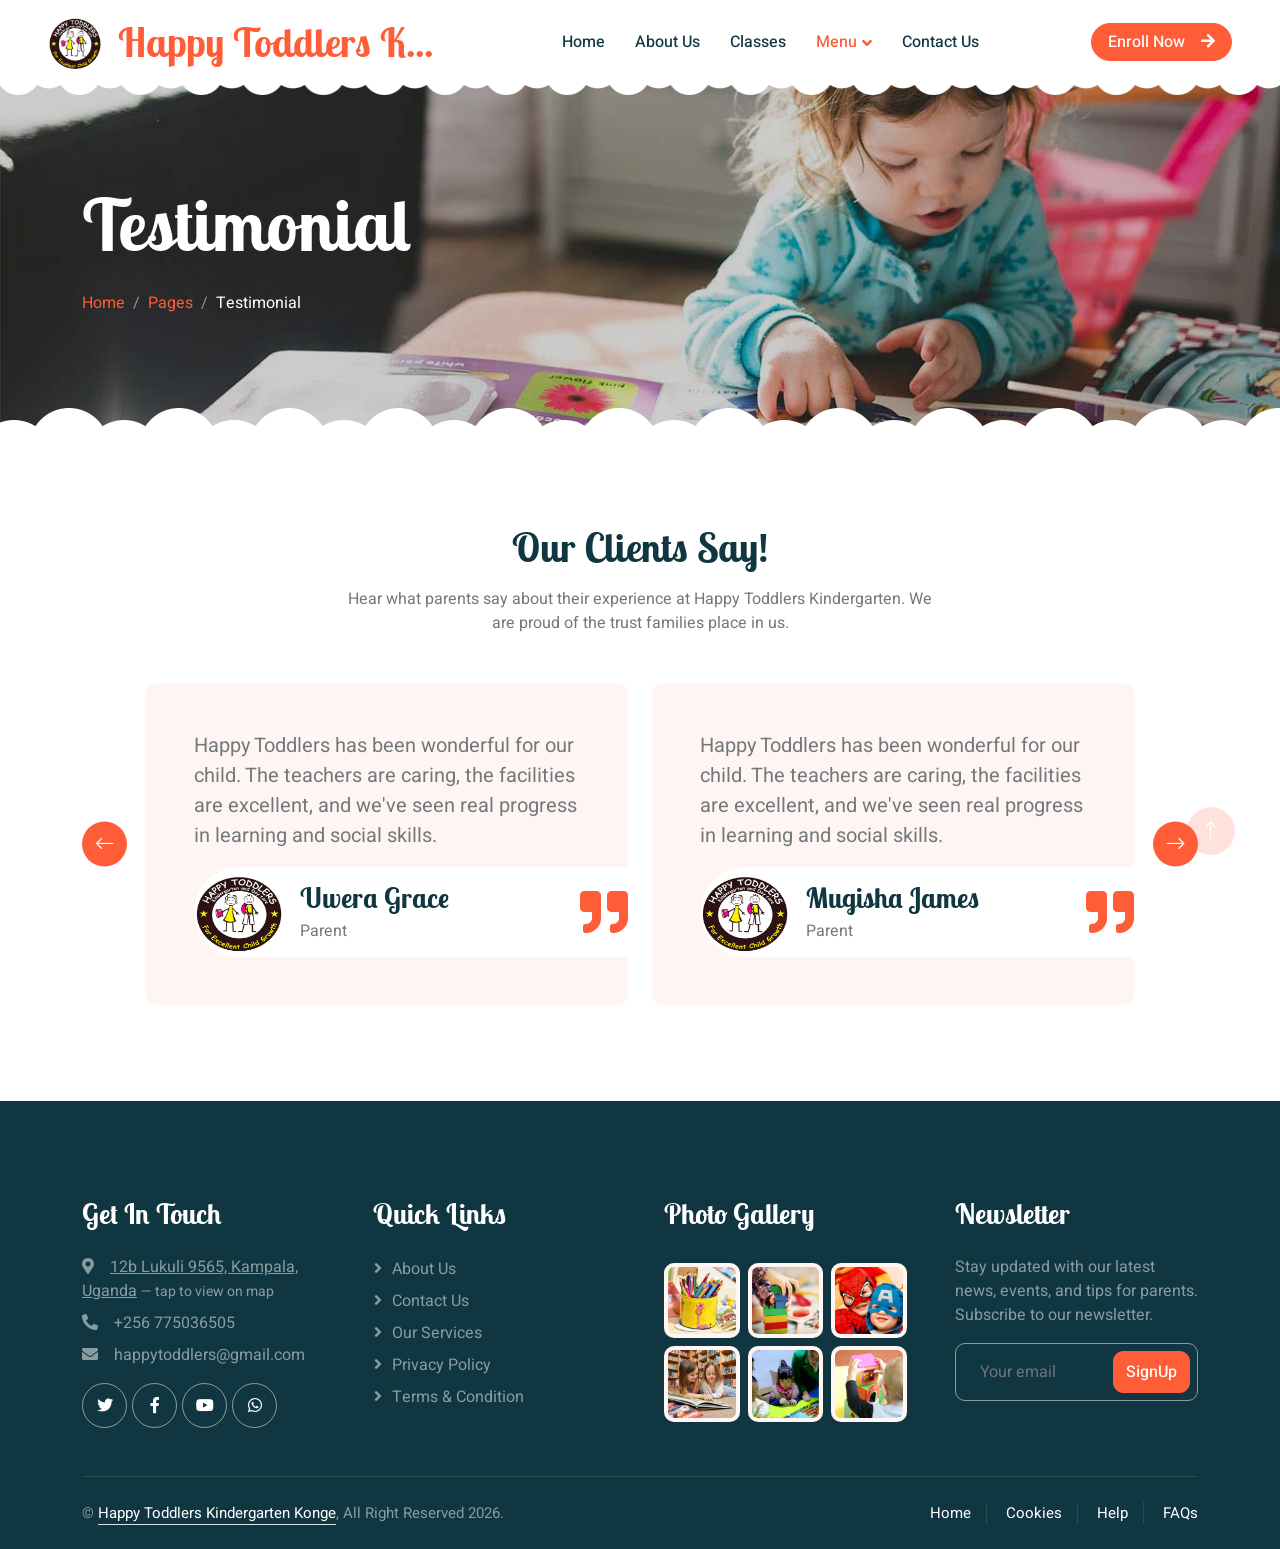
<file: testimonial.html>
<!DOCTYPE html>
<html lang="en">

<head>
    <meta charset="utf-8">
    <title>Happy Toddlers Kindergarten - Kampala, Uganda</title>
    <meta content="width=device-width, initial-scale=1.0" name="viewport">
    <meta content="" name="keywords">
    <meta content="" name="description">

    <!-- Favicon -->
    <link href="img/favicon.ico" rel="icon">

    <!-- Google Web Fonts -->
    <link rel="preconnect" href="https://fonts.googleapis.com">
    <link rel="preconnect" href="https://fonts.gstatic.com" crossorigin>
    <link href="https://fonts.googleapis.com/css2?family=Heebo:wght@400;500;600&family=Inter:wght@600&family=Lobster+Two:wght@700&display=swap" rel="stylesheet">
    
    <!-- Icon Font Stylesheet -->
    <link href="https://cdnjs.cloudflare.com/ajax/libs/font-awesome/5.10.0/css/all.min.css" rel="stylesheet">
    <link href="https://cdn.jsdelivr.net/npm/bootstrap-icons@1.4.1/font/bootstrap-icons.css" rel="stylesheet">

    <!-- Libraries Stylesheet -->
    <link href="lib/animate/animate.min.css" rel="stylesheet">
    <link href="lib/owlcarousel/assets/owl.carousel.min.css" rel="stylesheet">

    <!-- Customized Bootstrap Stylesheet -->
    <link href="css/bootstrap.min.css" rel="stylesheet">

    <!-- Template Stylesheet -->
    <link href="css/style.css" rel="stylesheet">
</head>

<body>
    <div class="container-xxl bg-white p-0">
        <!-- Spinner Start -->
        <div id="spinner" class="show bg-white position-fixed translate-middle w-100 vh-100 top-50 start-50 d-flex align-items-center justify-content-center">
            <div class="spinner-border text-primary" style="width: 3rem; height: 3rem;" role="status">
                <span class="sr-only">Loading...</span>
            </div>
        </div>
        <!-- Spinner End -->


        <!-- Navbar Start -->
        <nav class="navbar navbar-expand-lg bg-white navbar-light sticky-top px-4 px-lg-5 py-lg-0">
            <a href="index.html" class="navbar-brand d-flex align-items-center">
                <img src="img/user.jpg" alt="Happy Toddlers Kindergarten" class="navbar-logo rounded-circle me-3 flex-shrink-0">
                <h1 class="m-0 text-primary">Happy Toddlers K...</h1>
            </a>
            <button type="button" class="navbar-toggler" data-bs-toggle="collapse" data-bs-target="#navbarCollapse">
                <span class="navbar-toggler-icon"></span>
            </button>
            <div class="collapse navbar-collapse" id="navbarCollapse">
                <div class="navbar-nav mx-auto">
                    <a href="index.html" class="nav-item nav-link">Home</a>
                    <a href="about.html" class="nav-item nav-link">About Us</a>
                    <a href="classes.html" class="nav-item nav-link">Classes</a>
                    <div class="nav-item dropdown">
                        <a href="#" class="nav-link dropdown-toggle active" data-bs-toggle="dropdown">Menu</a>
                        <div class="dropdown-menu rounded-0 rounded-bottom border-0 shadow-sm m-0">
                            <a href="facility.html" class="dropdown-item">School Facilities</a>
                            <a href="team.html" class="dropdown-item">Popular Teachers</a>
                            <a href="call-to-action.html" class="dropdown-item">Become A Teacher</a>
                            <a href="appointment.html" class="dropdown-item">Make Appointment</a>
                            <a href="testimonial.html" class="dropdown-item active">Testimonial</a>
                            <a href="404.html" class="dropdown-item">404 Error</a>
                        </div>
                    </div>
                    <a href="contact.html" class="nav-item nav-link">Contact Us</a>
                </div>
                <a href="appointment.html" class="btn btn-primary rounded-pill px-3 d-none d-lg-block">Enroll Now<i class="fa fa-arrow-right ms-3"></i></a>
            </div>
        </nav>
        <!-- Navbar End -->


        <!-- Page Header End -->
        <div class="container-xxl py-5 page-header position-relative mb-5">
            <div class="container py-5">
                <h1 class="display-2 text-white animated slideInDown mb-4">Testimonial</h1>
                <nav aria-label="breadcrumb animated slideInDown">
                    <ol class="breadcrumb">
                        <li class="breadcrumb-item"><a href="#">Home</a></li>
                        <li class="breadcrumb-item"><a href="#">Pages</a></li>
                        <li class="breadcrumb-item text-white active" aria-current="page">Testimonial</li>
                    </ol>
                </nav>
            </div>
        </div>
        <!-- Page Header End -->


        <!-- Testimonial Start -->
        <div class="container-xxl py-5">
            <div class="container">
                <div class="text-center mx-auto mb-5 wow fadeInUp" data-wow-delay="0.1s" style="max-width: 600px;">
                    <h1 class="mb-3">Our Clients Say!</h1>
                    <p>Hear what parents say about their experience at Happy Toddlers Kindergarten. We are proud of the trust families place in us.</p>
                </div>
                <div class="owl-carousel testimonial-carousel wow fadeInUp" data-wow-delay="0.1s">
                    <div class="testimonial-item bg-light rounded p-5">
                        <p class="fs-5">Happy Toddlers has been wonderful for our child. The teachers are caring, the facilities are excellent, and we've seen real progress in learning and social skills.</p>
                        <div class="d-flex align-items-center bg-white me-n5" style="border-radius: 50px 0 0 50px;">
                            <img class="img-fluid flex-shrink-0 rounded-circle" src="img/testimonial-client.jpg" style="width: 90px; height: 90px;">
                            <div class="ps-3">
                                <h3 class="mb-1">Uwera Grace</h3>
                                <span>Parent</span>
                            </div>
                            <i class="fa fa-quote-right fa-3x text-primary ms-auto d-none d-sm-flex"></i>
                        </div>
                    </div>
                    <div class="testimonial-item bg-light rounded p-5">
                        <p class="fs-5">Happy Toddlers has been wonderful for our child. The teachers are caring, the facilities are excellent, and we've seen real progress in learning and social skills.</p>
                        <div class="d-flex align-items-center bg-white me-n5" style="border-radius: 50px 0 0 50px;">
                            <img class="img-fluid flex-shrink-0 rounded-circle" src="img/testimonial-client.jpg" style="width: 90px; height: 90px;">
                            <div class="ps-3">
                                <h3 class="mb-1">Mugisha James</h3>
                                <span>Parent</span>
                            </div>
                            <i class="fa fa-quote-right fa-3x text-primary ms-auto d-none d-sm-flex"></i>
                        </div>
                    </div>
                    <div class="testimonial-item bg-light rounded p-5">
                        <p class="fs-5">Happy Toddlers has been wonderful for our child. The teachers are caring, the facilities are excellent, and we've seen real progress in learning and social skills.</p>
                        <div class="d-flex align-items-center bg-white me-n5" style="border-radius: 50px 0 0 50px;">
                            <img class="img-fluid flex-shrink-0 rounded-circle" src="img/testimonial-client.jpg" style="width: 90px; height: 90px;">
                            <div class="ps-3">
                                <h3 class="mb-1">Mutesi Sarah</h3>
                                <span>Parent</span>
                            </div>
                            <i class="fa fa-quote-right fa-3x text-primary ms-auto d-none d-sm-flex"></i>
                        </div>
                    </div>
                </div>
            </div>
        </div>
        <!-- Testimonial End -->


        <!-- Footer Start -->
        <div class="container-fluid bg-dark text-white-50 footer pt-5 mt-5 wow fadeIn" data-wow-delay="0.1s">
            <div class="container py-5">
                <div class="row g-5">
                    <div class="col-lg-3 col-md-6">
                        <h3 class="text-white mb-4">Get In Touch</h3>
                        <p class="mb-2"><i class="fa fa-map-marker-alt me-3"></i><a href="https://www.google.com/maps?q=0.267115,32.610747" target="_blank" rel="noopener noreferrer" class="text-white-50 text-decoration-underline">12b Lukuli 9565, Kampala, Uganda</a> <small class="text-white-50">— tap to view on map</small></p>
                        <p class="mb-2"><i class="fa fa-phone-alt me-3"></i>+256 775036505</p>
                        <p class="mb-2"><i class="fa fa-envelope me-3"></i>happytoddlers@gmail.com</p>
                        <div class="d-flex pt-2">
                            <a class="btn btn-outline-light btn-social" href="#"><i class="fab fa-twitter"></i></a>
                            <a class="btn btn-outline-light btn-social" href="#"><i class="fab fa-facebook-f"></i></a>
                            <a class="btn btn-outline-light btn-social" href="#"><i class="fab fa-youtube"></i></a>
                            <a class="btn btn-outline-light btn-social" href="https://wa.me/256775036505"><i class="fab fa-whatsapp"></i></a>
                        </div>
                    </div>
                    <div class="col-lg-3 col-md-6">
                        <h3 class="text-white mb-4">Quick Links</h3>
                        <a class="btn btn-link text-white-50" href="">About Us</a>
                        <a class="btn btn-link text-white-50" href="">Contact Us</a>
                        <a class="btn btn-link text-white-50" href="">Our Services</a>
                        <a class="btn btn-link text-white-50" href="">Privacy Policy</a>
                        <a class="btn btn-link text-white-50" href="">Terms & Condition</a>
                    </div>
                    <div class="col-lg-3 col-md-6">
                        <h3 class="text-white mb-4">Photo Gallery</h3>
                        <div class="row g-2 pt-2">
                            <div class="col-4">
                                <img class="img-fluid rounded bg-light p-1" src="img/classes-1.jpg" alt="">
                            </div>
                            <div class="col-4">
                                <img class="img-fluid rounded bg-light p-1" src="img/classes-2.jpg" alt="">
                            </div>
                            <div class="col-4">
                                <img class="img-fluid rounded bg-light p-1" src="img/classes-3.jpg" alt="">
                            </div>
                            <div class="col-4">
                                <img class="img-fluid rounded bg-light p-1" src="img/classes-4.jpg" alt="">
                            </div>
                            <div class="col-4">
                                <img class="img-fluid rounded bg-light p-1" src="img/classes-5.jpg" alt="">
                            </div>
                            <div class="col-4">
                                <img class="img-fluid rounded bg-light p-1" src="img/classes-6.jpg" alt="">
                            </div>
                        </div>
                    </div>
                    <div class="col-lg-3 col-md-6">
                        <h3 class="text-white mb-4">Newsletter</h3>
                        <p>Stay updated with our latest news, events, and tips for parents. Subscribe to our newsletter.</p>
                        <div class="position-relative mx-auto" style="max-width: 400px;">
                            <input class="form-control bg-transparent w-100 py-3 ps-4 pe-5" type="text" placeholder="Your email">
                            <button type="button" class="btn btn-primary py-2 position-absolute top-0 end-0 mt-2 me-2">SignUp</button>
                        </div>
                    </div>
                </div>
            </div>
            <div class="container">
                <div class="copyright">
                    <div class="row">
                        <div class="col-md-6 text-center text-md-start mb-3 mb-md-0">
                            &copy; <a class="border-bottom" href="index.html">Happy Toddlers Kindergarten Konge</a>, All Right Reserved 2026.
                        </div>
                        <div class="col-md-6 text-center text-md-end">
                            <div class="footer-menu">
                                <a href="">Home</a>
                                <a href="">Cookies</a>
                                <a href="">Help</a>
                                <a href="contact.html">FAQs</a>
                            </div>
                        </div>
                    </div>
                </div>
            </div>
        </div>
        <!-- Footer End -->


        <!-- Back to Top -->
        <a href="#" class="btn btn-lg btn-primary btn-lg-square back-to-top"><i class="bi bi-arrow-up"></i></a>
    </div>

    <!-- JavaScript Libraries -->
    <script src="https://code.jquery.com/jquery-3.4.1.min.js"></script>
    <script src="https://cdn.jsdelivr.net/npm/bootstrap@5.0.0/dist/js/bootstrap.bundle.min.js"></script>
    <script src="lib/wow/wow.min.js"></script>
    <script src="lib/easing/easing.min.js"></script>
    <script src="lib/waypoints/waypoints.min.js"></script>
    <script src="lib/owlcarousel/owl.carousel.min.js"></script>

    <!-- Template Javascript -->
    <script src="js/main.js"></script>
</body>

</html>
</file>
<file: css/style.css>
/********** Template CSS **********/
:root {
    --primary: #FE5D37; /* #FE5D37 */
    --light: #FFF5F3;
    --dark: #103741;
}

.back-to-top {
    position: fixed;
    display: none;
    right: 45px;
    bottom: 45px;
    z-index: 99;
}


/*** Spinner ***/
#spinner {
    opacity: 0;
    visibility: hidden;
    transition: opacity .5s ease-out, visibility 0s linear .5s;
    z-index: 99999;
}

#spinner.show {
    transition: opacity .5s ease-out, visibility 0s linear 0s;
    visibility: visible;
    opacity: 1;
}


/*** Button ***/
.btn {
    font-weight: 500;
    transition: .5s;
}

.btn.btn-primary {
    color: #FFFFFF;
}

.btn-square {
    width: 38px;
    height: 38px;
}

.btn-sm-square {
    width: 32px;
    height: 32px;
}

.btn-lg-square {
    width: 48px;
    height: 48px;
}

.btn-square,
.btn-sm-square,
.btn-lg-square {
    padding: 0;
    display: flex;
    align-items: center;
    justify-content: center;
    font-weight: normal;
    border-radius: 50px;
}


/*** Heading ***/
h1,
h2,
h3,
h4,
.h1,
.h2,
.h3,
.h4,
.display-1,
.display-2,
.display-3,
.display-4,
.display-5,
.display-6 {
    font-family: 'Lobster Two', cursive;
    font-weight: 700;
}

h5,
h6,
.h5,
.h6 {
    font-weight: 600;
}

.font-secondary {
    font-family: 'Lobster Two', cursive;
}


/*** Navbar Logo ***/
.navbar-logo {
    width: 54px;
    height: 54px;
    object-fit: cover;
    animation: logoFadeIn 0.8s ease-out;
    transition: transform 0.3s ease;
}

.navbar-brand:hover .navbar-logo {
    animation: logoShake 0.5s ease-in-out;
    transform: scale(1.1);
}

@keyframes logoFadeIn {
    from {
        opacity: 0;
        transform: scale(0.85);
    }
    to {
        opacity: 1;
        transform: scale(1);
    }
}

@keyframes logoShake {
    0%, 100% { transform: scale(1.1) rotate(0deg); }
    15% { transform: scale(1.1) rotate(-5deg); }
    30% { transform: scale(1.1) rotate(5deg); }
    45% { transform: scale(1.1) rotate(-3deg); }
    60% { transform: scale(1.1) rotate(3deg); }
    75% { transform: scale(1.1) rotate(-1deg); }
}


/*** Navbar ***/
.navbar .navbar-nav .nav-link {
    padding: 30px 15px;
    color: var(--dark);
    font-weight: 500;
    outline: none;
}

.navbar .navbar-nav .nav-link:hover,
.navbar .navbar-nav .nav-link.active {
    color: var(--primary);
}

.navbar.sticky-top {
    top: -100px;
    transition: .5s;
}

.navbar .dropdown-toggle::after {
    border: none;
    content: "\f107";
    font-family: "Font Awesome 5 Free";
    font-weight: 900;
    vertical-align: middle;
    margin-left: 5px;
    transition: .5s;
}

.navbar .dropdown-toggle[aria-expanded=true]::after {
    transform: rotate(-180deg);
}

@media (max-width: 991.98px) {
    .navbar .navbar-nav .nav-link  {
        margin-right: 0;
        padding: 10px 0;
    }

    .navbar .navbar-nav {
        margin-top: 15px;
        border-top: 1px solid #EEEEEE;
    }
}

@media (min-width: 992px) {
    .navbar .nav-item .dropdown-menu {
        display: block;
        top: calc(100% - 15px);
        margin-top: 0;
        opacity: 0;
        visibility: hidden;
        transition: .5s;
        
    }

    .navbar .nav-item:hover .dropdown-menu {
        top: 100%;
        visibility: visible;
        transition: .5s;
        opacity: 1;
    }
}


/*** Header ***/
.header-carousel::before,
.header-carousel::after,
.page-header::before,
.page-header::after {
    position: absolute;
    content: "";
    width: 100%;
    height: 10px;
    top: 0;
    left: 0;
    background: url(../img/bg-header-top.png) center center repeat-x;
    z-index: 1;
}

.header-carousel::after,
.page-header::after {
    height: 19px;
    top: auto;
    bottom: 0;
    background: url(../img/bg-header-bottom.png) center center repeat-x;
}

@media (max-width: 768px) {
    .header-carousel .owl-carousel-item {
        position: relative;
        min-height: 500px;
    }
    
    .header-carousel .owl-carousel-item img {
        position: absolute;
        width: 100%;
        height: 100%;
        object-fit: cover;
    }

    .header-carousel .owl-carousel-item p {
        font-size: 16px !important;
        font-weight: 400 !important;
    }

    .header-carousel .owl-carousel-item h1 {
        font-size: 30px;
        font-weight: 600;
    }
}

.header-carousel .owl-nav {
    position: absolute;
    top: 50%;
    right: 8%;
    transform: translateY(-50%);
    display: flex;
    flex-direction: column;
}

.header-carousel .owl-nav .owl-prev,
.header-carousel .owl-nav .owl-next {
    margin: 7px 0;
    width: 45px;
    height: 45px;
    display: flex;
    align-items: center;
    justify-content: center;
    color: #FFFFFF;
    background: transparent;
    border: 1px solid #FFFFFF;
    border-radius: 45px;
    font-size: 22px;
    transition: .5s;
}

.header-carousel .owl-nav .owl-prev:hover,
.header-carousel .owl-nav .owl-next:hover {
    background: var(--primary);
    border-color: var(--primary);
}

.page-header {
    background: linear-gradient(rgba(0, 0, 0, .2), rgba(0, 0, 0, .2)), url(../img/carousel-1.jpg) center center no-repeat;
    background-size: cover;
}

.breadcrumb-item + .breadcrumb-item::before {
    color: rgba(255, 255, 255, .5);
}


/*** Facility ***/
.facility-item .facility-icon {
    position: relative;
    margin: 0 auto;
    width: 100px;
    height: 100px;
    border-radius: 100px;
    display: flex;
    align-items: center;
    justify-content: center;
}

.facility-item .facility-icon::before {
    position: absolute;
    content: "";
    width: 100%;
    height: 100%;
    top: 0;
    left: 0;
    background: rgba(255, 255, 255, .9);
    transition: .5s;
    z-index: 1;
}

.facility-item .facility-icon span {
    position: absolute;
    content: "";
    width: 15px;
    height: 30px;
    top: 0;
    left: 0;
    border-radius: 50%;
}

.facility-item .facility-icon span:last-child {
    left: auto;
    right: 0;
}

.facility-item .facility-icon i {
    position: relative;
    z-index: 2;
}

.facility-item .facility-text {
    position: relative;
    min-height: 250px;
    padding: 30px;
    border-radius: 100%;
    display: flex;
    text-align: center;
    justify-content: center;
    flex-direction: column;
}

.facility-item .facility-text::before {
    position: absolute;
    content: "";
    width: 100%;
    height: 100%;
    top: 0;
    left: 0;
    background: rgba(255, 255, 255, .9);
    transition: .5s;
    z-index: 1;
}

.facility-item .facility-text * {
    position: relative;
    z-index: 2;
}

.facility-item:hover .facility-icon::before,
.facility-item:hover .facility-text::before {
    background: transparent;
}

.facility-item * {
    transition: .5s;
}

.facility-item:hover * {
    color: #FFFFFF !important;
}


/*** About ***/
.about-img img {
    transition: .5s;
}

.about-img img:hover {
    background: var(--primary) !important;
}


/*** Classes ***/
.classes-item {
    transition: .5s;
}

.classes-item:hover {
    margin-top: -10px;
}


/*** Team ***/
.team-item .team-text {
    position: absolute;
    width: 250px;
    height: 250px;
    bottom: 0;
    right: 0;
    display: flex;
    align-items: center;
    justify-content: center;
    flex-direction: column;
    background: #FFFFFF;
    border: 17px solid var(--light);
    border-radius: 250px;
    transition: .5s;
}

.team-item:hover .team-text {
    border-color: var(--primary);
}


/*** Testimonial ***/
.testimonial-carousel {
    padding-left: 1.5rem;
    padding-right: 1.5rem;
}

@media (min-width: 576px) {
    .testimonial-carousel {
        padding-left: 4rem;
        padding-right: 4rem;
    }
}

.testimonial-carousel .testimonial-item .border {
    border: 1px dashed rgba(0, 185, 142, .3) !important;
}

.testimonial-carousel .owl-nav {
    position: absolute;
    width: 100%;
    height: 45px;
    top: 50%;
    left: 0;
    transform: translateY(-50%);
    display: flex;
    justify-content: space-between;
    z-index: 1;
}

.testimonial-carousel .owl-nav .owl-prev,
.testimonial-carousel .owl-nav .owl-next {
    position: relative;
    width: 45px;
    height: 45px;
    display: flex;
    align-items: center;
    justify-content: center;
    color: #FFFFFF;
    background: var(--primary);
    border-radius: 45px;
    font-size: 20px;
    transition: .5s;
}

.testimonial-carousel .owl-nav .owl-prev:hover,
.testimonial-carousel .owl-nav .owl-next:hover {
    background: var(--dark);
}


/*** Footer ***/
.footer .btn.btn-social {
    margin-right: 5px;
    width: 45px;
    height: 45px;
    display: flex;
    align-items: center;
    justify-content: center;
    color: #FFFFFF;
    border: 1px solid rgba(255,255,255,0.5);
    border-radius: 45px;
    transition: .3s;
}

.footer .btn.btn-social:hover {
    border-color: var(--primary);
    background: var(--primary);
}

.footer .btn.btn-link {
    display: block;
    margin-bottom: 5px;
    padding: 0;
    text-align: left;
    font-size: 16px;
    font-weight: normal;
    text-transform: capitalize;
    transition: .3s;
}

.footer .btn.btn-link::before {
    position: relative;
    content: "\f105";
    font-family: "Font Awesome 5 Free";
    font-weight: 900;
    margin-right: 10px;
}

.footer .btn.btn-link:hover {
    color: var(--primary) !important;
    letter-spacing: 1px;
    box-shadow: none;
}

.footer .form-control {
    border-color: rgba(255,255,255,0.5);
}

.footer .copyright {
    padding: 25px 0;
    font-size: 15px;
    border-top: 1px solid rgba(256, 256, 256, .1);
}

.footer .copyright a {
    color: #FFFFFF;
}

.footer .footer-menu a {
    margin-right: 15px;
    padding-right: 15px;
    border-right: 1px solid rgba(255, 255, 255, .1);
}

.footer .copyright a:hover,
.footer .footer-menu a:hover {
    color: var(--primary) !important;
}

.footer .footer-menu a:last-child {
    margin-right: 0;
    padding-right: 0;
    border-right: none;
}
</file>
<file: css/modern-animations.css>
/* ============================================
   Happy Toddlers - Modern Animations & Icons
   ============================================ */

/* ---- Smooth Easing Variables ---- */
:root {
    --ease-out-expo: cubic-bezier(0.19, 1, 0.22, 1);
    --ease-out-back: cubic-bezier(0.34, 1.56, 0.64, 1);
    --ease-in-out-smooth: cubic-bezier(0.65, 0, 0.35, 1);
}

/* ---- Icon Animations ---- */
@keyframes iconPulse {
    0%, 100% { transform: scale(1); opacity: 1; }
    50% { transform: scale(1.15); opacity: 0.9; }
}

@keyframes iconBounce {
    0%, 100% { transform: translateY(0); }
    50% { transform: translateY(-8px); }
}

@keyframes iconFloat {
    0%, 100% { transform: translateY(0); }
    50% { transform: translateY(-6px); }
}

.facility-item .facility-icon i,
.contact-icon-box i,
.icon-modern i {
    transition: transform 0.4s var(--ease-out-back);
}

.facility-item:hover .facility-icon i {
    animation: iconBounce 0.6s var(--ease-out-back) 1;
}

/* ---- Enhanced Facility Cards ---- */
.facility-item {
    transition: transform 0.4s var(--ease-out-expo), box-shadow 0.4s var(--ease-out-expo);
}

.facility-item:hover {
    transform: translateY(-8px) scale(1.02);
    box-shadow: 0 20px 40px rgba(0,0,0,0.12);
}

.facility-item .facility-icon {
    transition: transform 0.4s var(--ease-out-back);
}

.facility-item:hover .facility-icon {
    transform: scale(1.08);
}

/* ---- Modern Contact Icons ---- */
.contact-icon-box,
.text-center .bg-light.rounded-circle.d-inline-flex {
    transition: all 0.4s var(--ease-out-expo);
}

.contact-icon-box:hover,
.text-center .bg-light.rounded-circle.d-inline-flex:hover {
    transform: translateY(-5px);
}

.contact-icon-box:hover i,
.text-center .bg-light.rounded-circle.d-inline-flex:hover i {
    animation: iconPulse 0.5s ease-out 1;
}

/* ---- Button Enhancements ---- */
.btn-primary, .btn-dark {
    transition: all 0.3s var(--ease-out-expo);
    position: relative;
    overflow: hidden;
}

.btn-primary:hover, .btn-dark:hover {
    transform: translateY(-2px);
    box-shadow: 0 10px 25px rgba(254, 93, 55, 0.35);
}

.btn-dark:hover {
    box-shadow: 0 10px 25px rgba(0,0,0,0.3);
}

.btn-primary:active, .btn-dark:active {
    transform: translateY(0);
}

/* ---- Nav Link Underline Animation ---- */
.navbar .nav-link {
    position: relative;
}

.navbar .nav-link::after {
    content: '';
    position: absolute;
    bottom: 5px;
    left: 50%;
    width: 0;
    height: 2px;
    background: var(--primary);
    transition: width 0.3s var(--ease-out-expo), left 0.3s var(--ease-out-expo);
}

.navbar .nav-link:hover::after,
.navbar .nav-link.active::after {
    width: 80%;
    left: 10%;
}

/* ---- Classes Card Hover ---- */
.classes-item {
    transition: all 0.4s var(--ease-out-expo);
}

.classes-item:hover {
    transform: translateY(-12px);
    box-shadow: 0 25px 50px rgba(0,0,0,0.15);
}

/* ---- Team Card Enhanced ---- */
.team-item {
    transition: all 0.4s var(--ease-out-expo);
}

.team-item:hover {
    transform: scale(1.03);
}

.team-item .team-text {
    transition: all 0.4s var(--ease-out-expo);
}

/* ---- Back to Top Button ---- */
.back-to-top {
    transition: all 0.3s var(--ease-out-expo);
}

.back-to-top:hover {
    transform: translateY(-5px) scale(1.1);
}

/* ---- Social Button Icons ---- */
.btn-social {
    transition: all 0.3s var(--ease-out-back);
}

.btn-social:hover {
    transform: translateY(-4px) rotate(5deg);
}

/* ---- Form Focus Animation ---- */
.form-control:focus {
    transition: box-shadow 0.3s var(--ease-out-expo);
}

/* ---- Testimonial Card ---- */
.testimonial-item {
    transition: all 0.4s var(--ease-out-expo);
}

.testimonial-item:hover {
    transform: translateY(-5px);
    box-shadow: 0 15px 35px rgba(0,0,0,0.08);
}

/* ---- Page Header Breadcrumb ---- */
.breadcrumb-item a {
    transition: color 0.2s ease;
}
</file>
